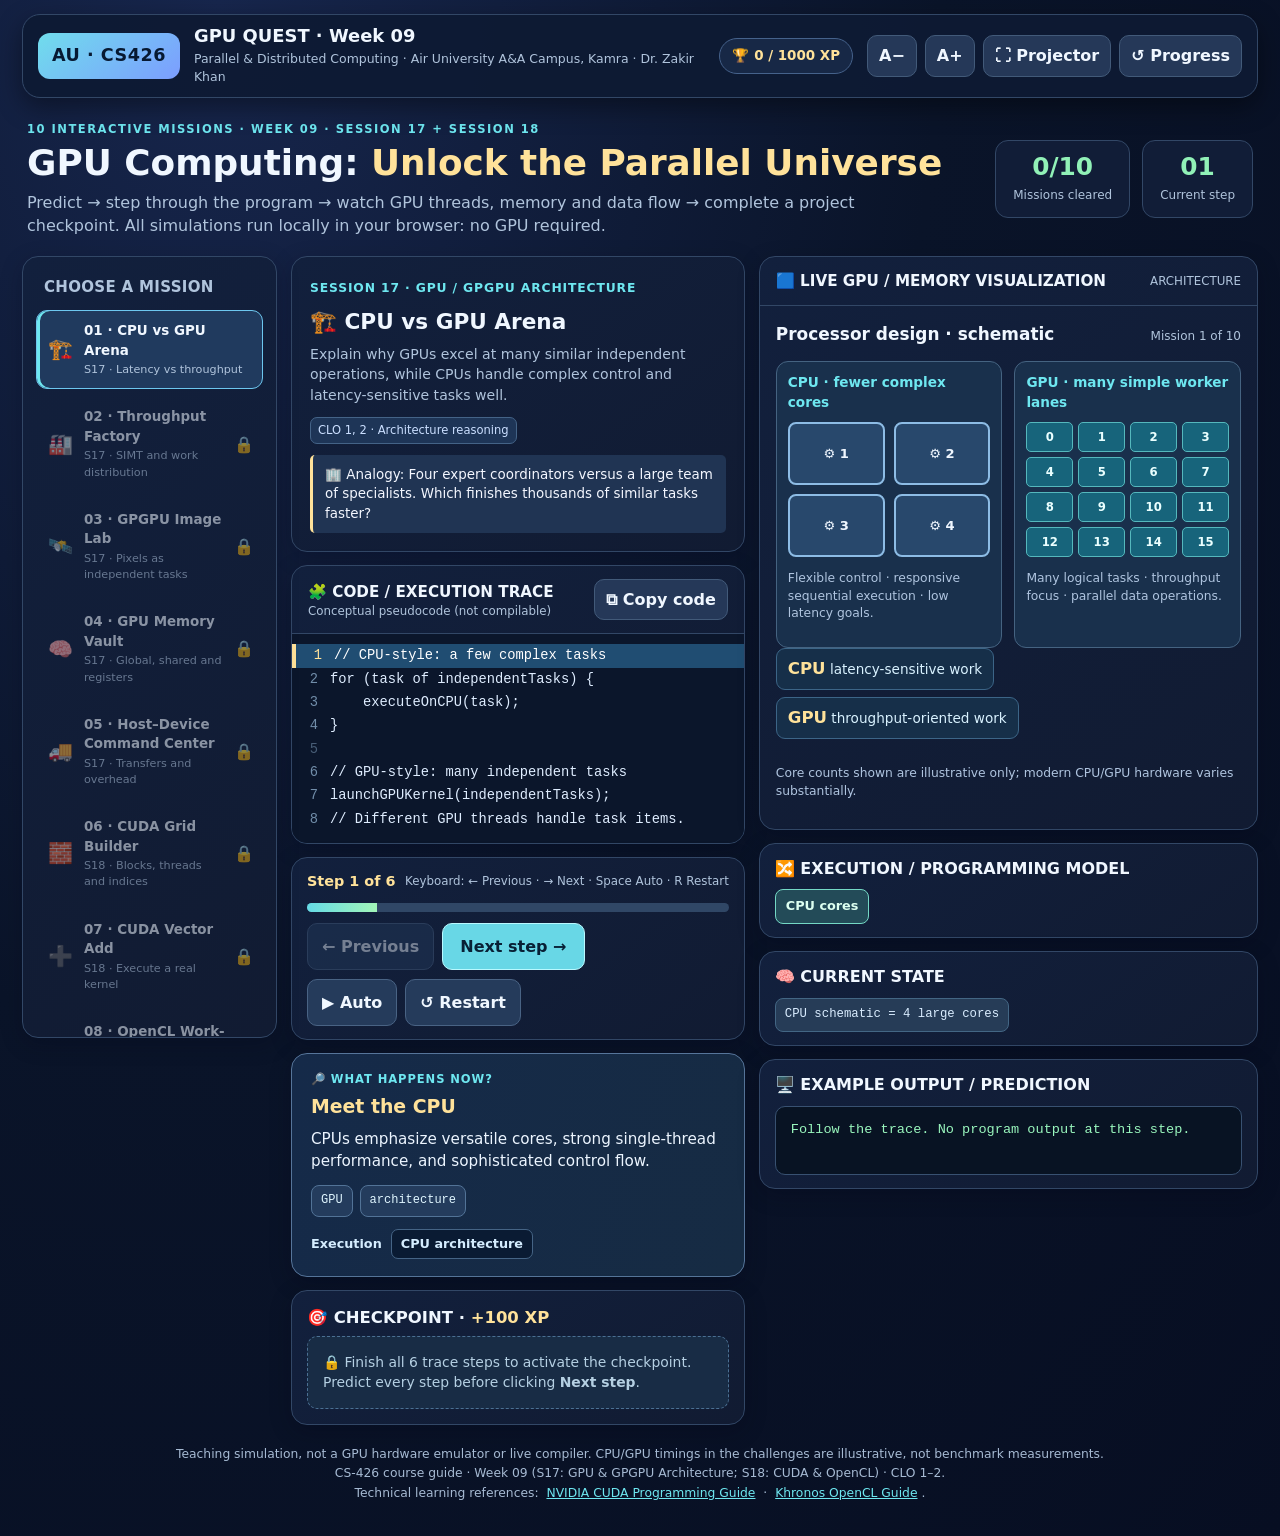
<file: materials/CS426_Week09_GPU_Quest.html>
<!doctype html>
<html lang="en">
<head>
<meta charset="utf-8">
<meta name="viewport" content="width=device-width, initial-scale=1">
<meta name="theme-color" content="#070e22">
<title>CS426 · Week 09 | GPU Quest — Interactive Classroom Game</title>
<style>
:root{--bg:#070e22;--surface:#111d37;--surface2:#172744;--surface3:#223657;--stroke:#324766;--ink:#f0f7ff;--muted:#b0c4dc;--accent:#6ee7f0;--green:#91f1b7;--yellow:#ffe29a;--violet:#c6aaff;--danger:#ff9c9d;--fontscale:1}
*{box-sizing:border-box}html{scroll-behavior:smooth}body{margin:0;background:radial-gradient(ellipse at 17% 0%,#17264d 0%,#0a1429 48%,var(--bg) 100%);color:var(--ink);font-family:Inter,ui-sans-serif,system-ui,-apple-system,"Segoe UI",Arial,sans-serif;font-size:calc(16px * var(--fontscale));line-height:1.45}button,select,input{font:inherit}button{cursor:pointer;border:0}button:focus-visible,a:focus-visible,input:focus-visible,select:focus-visible{outline:3px solid var(--yellow);outline-offset:3px}button:disabled{cursor:not-allowed;opacity:.45}a{color:var(--accent)}.wrap{max-width:1770px;margin:auto;padding:14px 22px 32px}
.topbar{display:flex;align-items:center;gap:14px;padding:11px 15px;background:#0e1b34f4;border:1px solid var(--stroke);border-radius:18px;position:sticky;top:8px;z-index:20;box-shadow:0 9px 26px #0006;flex-wrap:wrap}.logo{background:linear-gradient(140deg,#70ddec,#7c9dff);color:#071932;border-radius:12px;font-size:1.1em;font-weight:900;padding:10px 14px;letter-spacing:.5px}.brand{flex:1;min-width:210px}.brand strong{font-size:1.12em;display:block;line-height:1.1}.brand small{display:block;color:var(--muted);font-size:.78em;margin-top:4px}.pill{border:1px solid #45628b;border-radius:999px;padding:7px 12px;color:var(--yellow);font-size:.84em;font-weight:800;white-space:nowrap;background:#172846}.top-actions{display:flex;gap:8px;align-items:center;flex-wrap:wrap}.top-actions button,.small-btn{background:#253858;color:var(--ink);border:1px solid #425a79;border-radius:10px;padding:8px 11px;font-weight:700}.top-actions button:hover,.small-btn:hover{background:#344e76}
.headline{display:flex;justify-content:space-between;align-items:center;gap:22px;padding:23px 5px 19px;flex-wrap:wrap}.eyebrow{text-transform:uppercase;letter-spacing:.13em;font-size:.72em;font-weight:900;color:var(--accent)}h1{font-size:clamp(1.7em,2.8vw,2.55em);line-height:1.13;margin:5px 0 8px;font-weight:900}h1 span{color:var(--yellow)}.headline p{color:var(--muted);margin:0;max-width:900px;font-size:1em}.hero-stat{display:flex;gap:12px}.stat{background:var(--surface);border:1px solid var(--stroke);border-radius:13px;padding:12px 17px;text-align:center;min-width:95px}.stat strong{font-size:1.55em;color:var(--green);display:block;line-height:1.15}.stat span{color:var(--muted);font-size:.75em}
.layout{display:grid;grid-template-columns:255px minmax(350px,1fr) minmax(390px,1.1fr);gap:14px;align-items:start}.card{background:linear-gradient(145deg,#12203d,#111b32);border:1px solid var(--stroke);border-radius:16px;overflow:hidden;box-shadow:0 6px 22px #0206173a}.side{padding:13px;position:sticky;top:100px;max-height:calc(100vh - 118px);overflow:auto}.side h2{margin:7px 8px 11px;font-size:.94em;letter-spacing:.02em;color:var(--muted)}.mission-list{display:grid;gap:7px}.mission-button{display:flex;gap:9px;align-items:center;width:100%;text-align:left;background:transparent;color:var(--ink);padding:10px 8px;border-radius:11px;border:1px solid transparent}.mission-button:hover{background:#203354}.mission-button.active{background:#203a5e;border-color:#6dc7ef;box-shadow:inset 3px 0 var(--accent)}.mission-button.locked{opacity:.54}.mission-icon{font-size:1.25em;flex:0 0 30px;text-align:center}.mission-button .name{display:block;font-size:.84em;font-weight:800}.mission-button .subtitle{display:block;color:var(--muted);font-size:.7em;margin-top:2px}.mission-done{margin-left:auto;color:var(--green);font-weight:900}.side-tip{margin-top:13px;background:#0f2940;border:1px solid #2d6f80;padding:12px;border-radius:12px;font-size:.81em;color:#d8f5ff}.side-tip strong{color:var(--accent)}.side-toggle{display:flex;align-items:center;gap:8px;margin:12px 6px;font-size:.78em;color:var(--muted);cursor:pointer}
.center,.right{display:grid;gap:13px;min-width:0}.mission-info{padding:18px}.session-tag{display:inline-flex;gap:6px;align-items:center;color:var(--accent);font-weight:900;font-size:.77em;text-transform:uppercase;letter-spacing:.07em}.mission-info h2{font-size:1.35em;margin:7px 0}.mission-info p{margin:6px 0;color:var(--muted);font-size:.88em}.mission-info .analogy{margin-top:11px;background:#203453;border-left:3px solid var(--yellow);padding:10px 12px;border-radius:5px;color:#f4f7ff;font-size:.84em}.learning-badge{display:inline-block;font-size:.72em;color:#cbdfff;background:#1e3557;padding:4px 7px;border:1px solid #446387;border-radius:7px;margin-top:6px}
.codehead,.section-head{display:flex;justify-content:space-between;align-items:center;padding:13px 16px;border-bottom:1px solid var(--stroke);gap:8px;flex-wrap:wrap}.section-head strong,.codehead strong{font-size:.95em}.tiny{font-size:.74em;color:var(--muted)}.code-list{padding:10px 0 12px;max-height:400px;overflow:auto;background:#0b162b;font-size:.86em}.code-line{display:grid;grid-template-columns:38px minmax(0,1fr);padding:1px 12px 1px 0;min-height:1.55em;white-space:pre;line-height:1.55;font-family:ui-monospace,SFMono-Regular,Consolas,"Liberation Mono",monospace;color:#dfedff;transition:background .12s}.code-line .num{text-align:right;padding-right:12px;color:#718da9;user-select:none}.code-line.active{background:#204d72;border-left:4px solid var(--yellow);padding-left:0;color:#fff}.code-line.active .num{color:var(--yellow)}.code-line code{overflow-x:auto;display:block;scrollbar-width:thin}.code-line.blank{opacity:.6}
.game-controls{padding:13px 15px;display:grid;gap:11px}.progress-track{height:9px;border-radius:10px;background:#304766;overflow:hidden}.progress-fill{height:100%;width:0;background:linear-gradient(90deg,#65dbe6,#a2f6b8);transition:width .2s}.controls-row{display:flex;align-items:center;flex-wrap:wrap;justify-content:space-between;gap:9px}.controls-row .group{display:flex;gap:8px;flex-wrap:wrap}.bigbtn{background:#68d7e6;color:#082035;border-radius:10px;padding:11px 17px;font-weight:900;border:1px solid #b9f9ff}.bigbtn:hover{background:#9ae8f1}.secondary-btn{background:#253b5b;color:#f0f7ff;border:1px solid #496384;border-radius:10px;padding:11px 14px;font-weight:800}.secondary-btn:hover{background:#355278}.stepbadge{font-weight:900;color:var(--yellow);white-space:nowrap;font-size:.9em}
.explain{padding:17px 19px;border-color:#56759a;background:linear-gradient(110deg,#152a49,#162b43)}.explain-label{color:var(--accent);font-weight:900;letter-spacing:.08em;font-size:.72em;text-transform:uppercase}.explain h3{margin:5px 0 8px;font-size:1.18em;color:var(--yellow)}.explain p{margin:0;color:#ecf5ff;font-size:.95em;min-height:2.5em}.chips{display:flex;flex-wrap:wrap;gap:7px;margin-top:13px}.chip{font-family:ui-monospace,Consolas,monospace;font-size:.75em;background:#243c5d;border:1px solid #527397;border-radius:8px;padding:6px 9px;color:#e0f6ff}.flowline{display:flex;align-items:center;gap:9px;color:#d5edff;font-weight:700;font-size:.8em;margin-top:12px}.flow-label{padding:5px 9px;border-radius:7px;background:#0a1b33;border:1px solid #456485}
.right>.card{min-width:0}.visual-container{padding:16px;display:grid;gap:14px}.viz-header{display:flex;justify-content:space-between;align-items:baseline;gap:12px}.viz-header h3{font-size:1.06em;margin:0}.viz-header span{color:var(--muted);font-size:.75em}.viz-panel{background:#0c1a32;border:1px solid #304f70;padding:14px;border-radius:13px;min-height:190px}.viz-note{font-size:.77em;color:#afc4df}.viz-chips{display:flex;flex-wrap:wrap;gap:7px}.viz-kpi{background:#162f49;padding:8px 11px;border:1px solid #3c6587;border-radius:9px;font-size:.85em;color:#d9f2ff}.viz-kpi b{font-size:1.22em;color:var(--yellow)}
.arch-columns{display:grid;grid-template-columns:1fr 1fr;gap:12px}.arch-box{border:1px solid #456381;border-radius:12px;background:#19304c;padding:11px;min-height:200px}.arch-box h4{margin:0 0 10px;color:var(--accent);font-size:.85em}.core-grid{display:grid;grid-template-columns:repeat(2,1fr);gap:9px}.cpu-core{height:63px;border:2px solid #8dbce5;border-radius:8px;background:#28486c;display:grid;place-items:center;font-weight:900;font-size:.82em}.lane-grid{display:grid;grid-template-columns:repeat(4,1fr);gap:5px}.lane{height:30px;border:1px solid #55b8bd;background:#17647b;border-radius:5px;display:grid;place-items:center;font-size:.73em;color:#eaffff;font-weight:900}.lane.active{background:var(--yellow);color:#10283c;border-color:#fff4d0}.lane.sleep{background:#354960;color:#91a0bd}.legend{display:flex;gap:10px;flex-wrap:wrap}.legend span{font-size:.75em;color:var(--muted)}.legend b{display:inline-block;width:10px;height:10px;border-radius:2px;margin-right:5px}
.taskline{display:grid;grid-template-columns:repeat(8,1fr);gap:6px}.task{border:1px solid #3e6885;background:#214563;min-height:38px;display:grid;place-items:center;border-radius:6px;font-weight:900;font-size:.78em}.task.done{background:#175d53;border-color:#4bdbaa}.task.current{background:#f4d67f;color:#1a243a;border-color:#fff2bb}.task.idle{opacity:.37}.timeline{display:grid;gap:9px}.timeline-row{display:grid;grid-template-columns:58px 1fr;gap:8px;align-items:center}.timeline-row b{font-size:.76em}.time-track{display:flex;gap:3px;height:28px}.time-unit{flex:1;border:1px solid #446280;border-radius:4px;background:#153b58;display:grid;place-items:center;font-size:.6em}.time-unit.work{background:#176b72}.time-unit.wait{background:#675327;color:#fff0b7}
.pixels{display:grid;grid-template-columns:repeat(4,1fr);gap:7px}.pixel{border:2px solid #435b77;border-radius:9px;min-height:61px;background:#182d47;color:#e8f5ff;display:flex;flex-direction:column;justify-content:center;align-items:center;font-weight:900;transition:all .12s}.pixel small{color:#a9c0da;font-size:.61em;font-weight:700}.pixel.bright{background:#165a52;border-color:#4daf93}.pixel.focus{background:#efce77;border-color:#fff2c2;color:#17243b;transform:scale(1.03)}.pixel.focus small{color:#414f5c}.pixel.maskon{background:#17665d;border-color:#85e7be}.pixel.maskoff{background:#2a3b58}.pixel.empty{opacity:.43}
.memory-stack{display:grid;gap:13px}.mem-global{background:#1c3558;border:2px solid #7a9ad8;border-radius:11px;padding:13px;text-align:center}.mem-global h4,.mem-block h4{margin:0 0 5px;color:#eef9ff}.mem-block-row{display:grid;grid-template-columns:1fr 1fr;gap:10px}.mem-block{border:2px solid #39b6ac;background:#124851;border-radius:10px;padding:10px;text-align:center}.mem-reg-row{display:grid;grid-template-columns:1fr 1fr;gap:7px}.mem-reg{background:#2f586b;border:1px solid #8fd2e5;border-radius:6px;padding:9px 3px;font-size:.75em}.mem-focus{box-shadow:0 0 0 3px var(--yellow);border-color:var(--yellow)!important}
.pipeline{display:flex;gap:7px;align-items:stretch;flex-wrap:wrap}.pipeline-stage{flex:1;min-width:71px;background:#1d3856;border:2px solid #426b8a;border-radius:9px;min-height:80px;display:grid;place-items:center;padding:8px 4px;text-align:center;font-size:.75em;font-weight:850}.pipeline-stage.focus{background:#655025;color:#fff2c1;border-color:#f9df91}.pipeline-stage .mini{font-size:.83em;font-weight:650;color:#b7cfe6}.pipeline-stage.focus .mini{color:#ffe9a4}.pipeline-arrow{align-self:center;color:var(--accent);font-weight:900}
.thread-grid{display:grid;grid-template-columns:repeat(4,1fr);gap:7px}.thread{min-height:53px;padding:5px;border-radius:8px;border:2px solid #4f7994;background:#1e4560;color:#f1fbff;text-align:center;display:grid;align-content:center;gap:1px;cursor:pointer}.thread .tid{font-weight:900;font-size:.9em}.thread .sub{font-size:.64em;color:#bce1f2}.thread.focus{background:var(--yellow);border-color:#fff;color:#142537}.thread.focus .sub{color:#52606b}.thread.guard{background:#433f59;border-color:#8e719d;opacity:.8}.thread.guard.focus{background:#fae7ae;color:#142537;opacity:1}
.vector-table{display:grid;gap:6px}.vector-row{display:grid;grid-template-columns:42px repeat(8,minmax(0,1fr));gap:4px}.vector-row .vlabel{font-size:.82em;color:var(--accent);font-weight:900;align-self:center}.vcell{border:1px solid #416380;background:#1f3b5b;text-align:center;padding:8px 2px;border-radius:5px;font-size:.86em;font-weight:850}.vcell.active{background:#f9df92;border-color:#fff4b3;color:#112239}.vcell.complete{background:#1d685a;border-color:#65db9d}.vcell.blank{color:#8da6c2}
.compare-row{display:grid;grid-template-columns:112px 1fr 1fr;gap:4px}.compare-cell{padding:10px 7px;border-radius:6px;background:#1b3553;border:1px solid #365677;font-size:.77em}.compare-head{font-weight:900;color:var(--accent);background:#1b4161}.compare-cell.highlight{background:#544b2b;border-color:var(--yellow)}
.project-grid{display:grid;grid-template-columns:repeat(4,1fr);gap:5px}.project-tile{background:#243b57;border:2px solid #456681;border-radius:8px;padding:12px 4px;text-align:center;color:#edf7ff;font-weight:900;cursor:pointer}.project-tile.hit{background:#166450;border-color:#6dd8a0}.project-tile.selected{outline:3px solid var(--yellow)}.project-tile small{font-size:.63em;color:#b4d2df;display:block}
.quiz{padding:15px}.quiz h3{margin:0 0 6px;font-size:1.03em}.quiz h3 span{color:var(--yellow)}.quiz-q{font-weight:820;font-size:.96em;margin:11px 0}.quiz-options{display:grid;gap:8px}.quiz-choice{border:1px solid #456483;background:#1c3552;color:#edf7ff;text-align:left;padding:11px 12px;border-radius:10px;font-weight:690;font-size:.85em}.quiz-choice:hover{background:#254c73}.quiz-choice.correct{background:#175b4b;border-color:#70e7b8;color:#eafff1}.quiz-choice.wrong{background:#63363e;border-color:#f9b5b3;color:#fff1f1}.quiz-feedback{padding:11px 12px;border-radius:9px;background:#203958;border:1px solid #5b83a5;margin-top:10px;font-size:.85em}.quiz-feedback.good{background:#154b42;border-color:#59d8aa}.quiz-locked{background:#182c45;border:1px dashed #4b7093;border-radius:10px;padding:15px;font-size:.87em;color:#b5d0e3}.next-mission{background:#86e9ae;color:#0c2e2a;padding:11px 15px;border-radius:9px;font-weight:900;margin-top:10px;width:100%}
.flow-card{padding:13px 15px}.flow-stack{display:flex;gap:7px;flex-wrap:wrap;margin-top:9px}.frame{padding:7px 10px;border-radius:8px;background:#213858;border:1px solid #547095;font-size:.8em;font-weight:800}.frame:last-child{background:#234b58;border-color:#74d8c5;color:#ddfff0}.console{background:#081323;border-radius:10px;border:1px solid #385171;padding:13px 15px;font-family:monospace;color:#99f6bd;min-height:69px;white-space:pre-wrap;font-size:.85em}.flow-meta{padding:13px 15px;display:grid;gap:10px}.meta-values{display:flex;gap:6px;flex-wrap:wrap}.meta-values span{background:#263c57;border-radius:8px;border:1px solid #436684;padding:7px 9px;font-family:monospace;font-size:.77em;color:#daedff}.footer{padding:20px 7px 0;text-align:center;color:#a6bad3;font-size:.77em;line-height:1.6}.footer a{margin:0 4px}.notice{border-left:3px solid var(--yellow);background:#1c2d42;border-radius:5px;padding:9px 11px;margin-top:8px;color:#dbe7f7;font-size:.81em}
@media(min-width:1540px){.code-list{max-height:490px}.visual-container{padding:19px}.mission-info{padding:22px}}
@media(max-width:1240px){.layout{grid-template-columns:220px minmax(0,1fr) minmax(0,1fr)}.side{max-height:calc(100vh - 118px)}.wrap{padding:10px 13px 25px}.topbar{top:4px}.mission-button{padding:7px 5px}.arch-columns{gap:6px}}
@media(max-width:1030px){.layout{grid-template-columns:210px minmax(0,1fr)}.right{grid-column:2}.side{grid-row:1 / 3}.headline{padding:19px 0}.visual-container{padding:14px}}
@media(max-width:700px){.layout{display:flex;flex-direction:column}.side{position:static;max-height:none;width:100%}.mission-list{grid-template-columns:repeat(2,minmax(0,1fr))}.center,.right{width:100%}.headline{gap:12px}.hero-stat{width:100%}.stat{flex:1}.top-actions button{font-size:.85em}.wrap{padding:8px 10px}.code-list{max-height:290px}.mem-block-row,.arch-columns{gap:8px}.thread-grid{gap:4px}.thread{min-height:48px}}
@media print{body{background:white;color:black}.topbar,.side,.game-controls,.quiz,.top-actions{display:none!important}.layout{display:block}.card{break-inside:avoid;margin:10px 0;background:white;color:black;box-shadow:none}.code-list{max-height:none;background:#fff;color:#000}.code-line{color:#000}.right{display:block}.footer{color:#000}}
</style>
</head>
<body>
<div class="wrap">
<header class="topbar">
  <div class="logo">AU · CS426</div>
  <div class="brand"><strong>GPU QUEST · Week 09</strong><small>Parallel &amp; Distributed Computing · Air University A&amp;A Campus, Kamra · Dr. Zakir Khan</small></div>
  <div class="pill" id="xpPill">🏆 0 / 1000 XP</div>
  <div class="top-actions"><button id="smaller" title="Decrease font size">A−</button><button id="bigger" title="Increase font size">A+</button><button id="projector">⛶ Projector</button><button id="resetAll" title="Reset completed missions and points">↺ Progress</button></div>
</header>
<section class="headline">
 <div><div class="eyebrow">10 interactive missions · Week 09 · Session 17 + Session 18</div><h1>GPU Computing: <span>Unlock the Parallel Universe</span></h1><p>Predict → step through the program → watch GPU threads, memory and data flow → complete a project checkpoint. All simulations run locally in your browser: no GPU required.</p></div>
 <div class="hero-stat"><div class="stat"><strong id="missionsCleared">0/10</strong><span>Missions cleared</span></div><div class="stat"><strong id="currentStage">01</strong><span>Current step</span></div></div>
</section>
<div class="layout">
 <aside class="card side" aria-label="Mission selection"><h2>CHOOSE A MISSION</h2><div class="mission-list" id="missionList"></div><label class="side-toggle"><input type="checkbox" id="instructorMode"> Instructor mode · free navigation</label><div class="side-tip"><strong>🎓 Instructor tip</strong><br>Ask: “Which thread, memory area or pixel changes next?” Students predict before you click <b>Next step</b>.</div><div class="notice">Follow the missions in order. Complete each checkpoint to unlock the next one. Instructor mode allows direct navigation.</div></aside>
 <main class="center">
  <section class="card mission-info"><div class="session-tag" id="sessionTag">Session 17</div><h2 id="missionTitle">Loading mission…</h2><p id="missionGoal"></p><div class="learning-badge" id="missionClo"></div><div class="analogy" id="missionAnalogy"></div></section>
  <section class="card"><div class="codehead"><div><strong>🧩 CODE / EXECUTION TRACE</strong><div class="tiny" id="codeType">Conceptual pseudocode</div></div><button class="small-btn" id="copyCode">⧉ Copy code</button></div><div class="code-list" id="codeView" aria-label="Code with highlighted execution line"></div></section>
  <section class="card game-controls"><div class="controls-row"><strong class="stepbadge" id="stepCount">Step 1 of 1</strong><span class="tiny">Keyboard: ← Previous · → Next · Space Auto · R Restart</span></div><div class="progress-track" aria-label="Mission step progress"><div class="progress-fill" id="progressFill"></div></div><div class="controls-row"><div class="group"><button class="secondary-btn" id="prev">← Previous</button><button class="bigbtn" id="next">Next step →</button></div><div class="group"><button class="secondary-btn" id="auto">▶ Auto</button><button class="secondary-btn" id="restart">↺ Restart</button></div></div></section>
  <section class="card explain" aria-live="polite"><div class="explain-label">🔎 WHAT HAPPENS NOW?</div><h3 id="stepTitle"></h3><p id="stepDesc"></p><div class="chips" id="conceptChips"></div><div class="flowline"><span>Execution</span><span class="flow-label" id="flowLabel">Host CPU</span></div></section>
  <section class="card quiz" id="quizCard"><h3>🎯 CHECKPOINT · <span>+100 XP</span></h3><div id="quizBody"></div></section>
 </main>
 <div class="right">
  <section class="card"><div class="section-head"><strong>🟦 LIVE GPU / MEMORY VISUALIZATION</strong><span class="tiny" id="vizKindLabel"></span></div><div class="visual-container"><div class="viz-header"><h3 id="vizTitle">Architecture</h3><span id="vizStatus">Conceptual</span></div><div id="visual"></div><p class="viz-note" id="visualNote"></p></div></section>
  <section class="card flow-card"><strong>🔀 EXECUTION / PROGRAMMING MODEL</strong><div class="flow-stack" id="flowStack"></div></section>
  <section class="card flow-meta"><strong>🧠 CURRENT STATE</strong><div class="meta-values" id="variables"></div></section>
  <section class="card flow-meta"><strong>🖥️ EXAMPLE OUTPUT / PREDICTION</strong><div class="console" id="console">—</div></section>
 </div>
</div>
<footer class="footer">Teaching simulation, not a GPU hardware emulator or live compiler. CPU/GPU timings in the challenges are illustrative, not benchmark measurements.<br>CS-426 course guide · Week 09 (S17: GPU &amp; GPGPU Architecture; S18: CUDA &amp; OpenCL) · CLO 1–2.<br>Technical learning references: <a href="https://docs.nvidia.com/cuda/cuda-programming-guide/" target="_blank" rel="noopener">NVIDIA CUDA Programming Guide</a> · <a href="https://github.com/KhronosGroup/OpenCL-Guide" target="_blank" rel="noopener">Khronos OpenCL Guide</a>.</footer>
</div>
<script>
'use strict';
const pixels=[12,82,25,91,73,16,88,40,75,69,10,95,31,78,84,20], A=[1,3,5,7,9,11,13,15], B=[2,4,6,8,10,12,14,16], V=A.map((v,i)=>v+B[i]);
function st(line,title,desc,extra={}){return{line,title,desc,flow:'host → device',vars:{},stack:['Host CPU'],...extra};}
const missions=[];function add(m){missions.push(m);}
add({id:'architecture',icon:'🏗️',title:'CPU vs GPU Arena',short:'Latency vs throughput',session:17,clo:'CLO 1, 2 · Architecture reasoning',goal:'Explain why GPUs excel at many similar independent operations, while CPUs handle complex control and latency-sensitive tasks well.',analogy:'🏢 Analogy: Four expert coordinators versus a large team of specialists. Which finishes thousands of similar tasks faster?',codeType:'Conceptual pseudocode (not compilable)',visual:'architecture',vizTitle:'Processor design · schematic',vizNote:'Core counts shown are illustrative only; modern CPU/GPU hardware varies substantially.',code:`// CPU-style: a few complex tasks\nfor (task of independentTasks) {\n    executeOnCPU(task);\n}\n\n// GPU-style: many independent tasks\nlaunchGPUKernel(independentTasks);\n// Different GPU threads handle task items.`,steps:[st(1,'Meet the CPU','CPUs emphasize versatile cores, strong single-thread performance, and sophisticated control flow.',{flow:'CPU architecture',vars:{'CPU schematic':'4 large cores'},stack:['CPU cores']}),st(2,'CPU starts the workload','The CPU can process tasks serially or across available CPU threads; this sketch shows the serial loop.',{flow:'CPU → loop',vars:{'Tasks':16,'CPU work':'control-friendly'},focus:0}),st(3,'CPU completes another task','A small number of capable CPU cores can handle different instruction streams and branches efficiently.',{flow:'CPU → task',vars:{'Latency':'important'},focus:2}),st(6,'Meet the GPU','A GPU has many throughput-oriented execution resources designed to keep many lightweight threads in flight.',{flow:'GPU architecture',vars:{'GPU schematic':'16 worker lanes'},stack:['GPU compute units']}),st(7,'GPU maps many data items','In a typical GPU kernel, many logical threads execute the same program on different data items.',{flow:'GPU → many threads',vars:{'Data items':16,'Model':'many threads'},focus:7}),st(7,'Not every workload wins','GPU work can lose when it is tiny, highly sequential, branch-heavy, or costly to transfer.',{flow:'Decision',vars:{'Trade-off':'transfer + launch overhead'},focus:15})],quiz:{q:'Which workload is generally a strong candidate for GPU acceleration?',options:['One long chain where each step needs the previous result','Applying the same independent pixel operation to millions of pixels','A single control-flow-heavy request with tiny input','A function that must execute strictly on one thread'],answer:1,why:'Independent data-parallel pixel operations can expose large amounts of GPU parallelism.'}});
add({id:'throughput',icon:'🏭',title:'Throughput Factory',short:'SIMT and work distribution',session:17,clo:'CLO 1, 2 · Throughput reasoning',goal:'Differentiate latency and throughput, and understand why GPU threads are organized into groups and execute similar instructions.',analogy:'📦 Analogy: A delivery worker handles one complex package carefully; an assembly line handles thousands of similar packages per hour.',codeType:'Conceptual kernel pseudocode',visual:'throughput',vizTitle:'16 data items · parallel work',vizNote:'The timeline is a teaching model. Actual GPU instructions, warps, scheduling and elapsed time are hardware-dependent.',code:`// One logical thread processes one data item\nint i = globalThreadId();\nif (i < count) {\n    output[i] = transform(input[i]);\n}\n// Many threads can process distinct items.`,steps:[st(1,'Define a data-parallel task','We have 16 independent data items and one operation to apply to each.',{flow:'data decomposition',vars:{items:16},focus:0}),st(2,'Give each item an index','The kernel gives each logical thread an index, so each thread knows its own work.',{flow:'thread ID',vars:{'Thread 0':'item 0'},focus:0}),st(3,'Check bounds','A thread must avoid writing beyond the valid input when the launch contains extra threads.',{flow:'bounds check',vars:{'Valid IDs':'0…15'},focus:1}),st(4,'Process item 0','Thread 0 reads input[0], computes a transformed value and writes output[0].',{flow:'execute kernel',focus:0,vars:{'Output[0]':'transformed'}}),st(4,'Process items 1–7','Other logical threads independently handle their assigned items. These can overlap in time.',{flow:'many threads',focus:7,vars:{'Active model':'data parallel'}}),st(5,'Process items 8–15','The same instruction structure is applied to the remaining data items.',{flow:'many threads',focus:15,vars:{'Items handled':16}}),st(6,'Finish the batch','GPU throughput describes the rate at which useful work is completed; it is not the same as latency for one task.',{flow:'throughput vs latency',vars:{'Key metric':'items per unit time'}})],quiz:{q:'What does high throughput mean in the context of GPU computing?',options:['The GPU always finishes every single task with the lowest latency','The GPU can complete many units of work per unit time','Every GPU thread owns an entire physical core','Moving data to the GPU has zero overhead'],answer:1,why:'Throughput is the amount of useful work completed per unit time.'}});
add({id:'image',icon:'🛰️',title:'GPGPU Image Lab',short:'Pixels as independent tasks',session:17,clo:'CLO 1, 2 · GPGPU application',goal:'Relate General-Purpose GPU computing to an image processing project by tracing a brightness-threshold operation.',analogy:'🗺️ Analogy: Many surveyors inspect different map squares at once using the same checklist.',codeType:'Conceptual GPU pixel kernel',visual:'image',vizTitle:'Satellite pixels · brightness mask',vizNote:'Green cells meet the threshold (intensity ≥ 70). This is an educational 4×4 grayscale proxy, not a real satellite dataset.',code:`// One GPU thread per pixel\nint i = globalThreadId();\nif (i < 16) {\n    int value = pixels[i];\n    mask[i] = (value >= 70) ? 1 : 0;\n}\n// Count the 1s later to find bright pixels.`,steps:[st(1,'Load a 4×4 image','The image contains 16 pixel-intensity values between 0 and 255.',{flow:'input data',vars:{'Image':'4×4','Pixels':16}}),st(2,'Assign logical pixel IDs','Flatten the image into a one-dimensional array, IDs 0 through 15.',{flow:'flatten image',vars:{'Pixel IDs':'0…15'},focus:0}),st(3,'Check array bounds','Only valid pixel IDs participate in the classification.',{flow:'bounds check',vars:{N:16},focus:0}),st(4,'Read pixel 0','Pixel 0 contains 12. It does not pass the threshold 70.',{flow:'read data',vars:{i:0,value:12},focus:0}),st(5,'Write mask[0] = 0','The first thread writes its classification into a separate output slot.',{flow:'output mask',vars:{'mask[0]':0},focus:0}),st(5,'Classify pixel 1','Pixel 1 contains 82, so mask[1] becomes 1.',{flow:'output mask',vars:{i:1,value:82,'mask[1]':1},focus:1}),st(5,'Classify all remaining pixels','Each valid thread writes its own mask element; no shared counter is modified.',{flow:'data parallel',vars:{'Bright pixels':8},focus:15}),st(7,'Prepare the follow-up count','The resulting mask contains eight 1s. A separate reduction can count them safely.',{flow:'reduction (later)',vars:{sum:8},output:'bright pixel count = 8'})],quiz:{q:'Why is it safe for independent GPU threads to write mask[i] in this kernel?',options:['All threads write to mask[0]','Each valid thread writes a distinct output element','GPU writes never need synchronization','The input image must be copied 16 times'],answer:1,why:'Distinct output indices avoid conflicting writes. Counting into a shared variable would need a safe reduction or atomic strategy.'}});
add({id:'memory',icon:'🧠',title:'GPU Memory Vault',short:'Global, shared and registers',session:17,clo:'CLO 2 · GPU memory considerations',goal:'Identify the scope and typical role of device global memory, per-block shared memory, and per-thread registers.',analogy:'🏢 Analogy: a building warehouse (global), a team worktable (block-shared), and each worker’s pockets (registers).',codeType:'Illustrative CUDA-style snippet',visual:'memory',vizTitle:'Memory scopes · conceptual',vizNote:'CUDA shared memory is on-device memory scoped to one block. This is different from the host-side shared address space used by OpenMP.',code:`__global__ void example(const int* input, int* output) {\n    __shared__ int tile[4]; // shared by one block\n    int t = threadIdx.x;    // per-thread value\n    tile[t] = input[blockIdx.x * blockDim.x + t];\n    __syncthreads(); // block-level barrier\n    output[blockIdx.x * blockDim.x + t] = tile[t];\n}\n// Illustration assumes exactly 4 threads per block.`,steps:[st(1,'See device global memory','Device global memory is accessible to threads across blocks (subject to program permissions).',{flow:'device memory',vars:{scope:'device'},focus:0}),st(2,'Declare shared memory','The __shared__ tile exists within one thread block and is visible to its threads.',{flow:'block scope',vars:{'tile size':4},focus:1}),st(3,'Compute per-thread index','Each worker has its own value of t (commonly held in registers).',{flow:'thread-private data',vars:{t:'threadIdx.x'},focus:2}),st(4,'Load one tile element','Threads in a block bring input data into block-shared memory.',{flow:'global → shared',vars:{'Data path':'input → tile'},focus:3}),st(5,'Synchronize inside block','A block-level barrier helps ensure all participating threads have finished loading before using shared values.',{flow:'__syncthreads',vars:{scope:'block only'},focus:4}),st(6,'Write output','Each thread reads a shared tile element and writes a distinct global output index.',{flow:'shared → global',vars:{'Data path':'tile → output'},focus:5}),st(8,'Apply assumptions','This teaching example assumes four threads per block and an input size that covers every accessed index.',{flow:'correctness',vars:{'Requirement':'valid indices'}})],quiz:{q:'Which statement about CUDA __shared__ memory is correct?',options:['It is a single memory space automatically shared by all GPU blocks','It is shared among threads belonging to the same thread block','It is the same as CPU RAM in every architecture','It is private to one logical thread'],answer:1,why:'CUDA __shared__ memory is scoped to a thread block; thread-private registers have narrower scope.'}});
add({id:'pipeline',icon:'🚚',title:'Host–Device Command Center',short:'Transfers and overhead',session:17,clo:'CLO 2 · Heterogeneous systems',goal:'Trace a complete CPU–GPU data flow and explain why data transfer and launch overhead can erase acceleration for small tasks.',analogy:'🚛 Analogy: Sending materials to a factory takes time. A faster factory is useful only when it processes enough work to justify shipping.',codeType:'Conceptual CUDA host workflow',visual:'pipeline',vizTitle:'CPU host ↔ GPU device workflow',vizNote:'Times in the optional small/large workload comparison are hypothetical teaching values, never hardware benchmark results.',code:`// HOST: start with input in CPU memory\ncudaMalloc(&d_input, bytes);\ncudaMalloc(&d_output, bytes);\ncudaMemcpy(d_input, h_input, bytes, cudaMemcpyHostToDevice);\nkernel<<<grid, block>>>(d_input, d_output, n);\ncudaMemcpy(h_output, d_output, bytes, cudaMemcpyDeviceToHost);\ncudaFree(d_input);\ncudaFree(d_output);\n// Omitted: error handling and host allocations.`,steps:[st(1,'Start on the host','The CPU controls the application and prepares input data in host memory.',{flow:'host CPU',vars:{location:'host RAM'},focus:0}),st(2,'Allocate input on device','CUDA allocates device memory for data that the GPU kernel will read.',{flow:'cudaMalloc',vars:{'Device input':'allocated'},focus:1}),st(3,'Allocate output on device','The GPU requires a valid output buffer as well.',{flow:'cudaMalloc',vars:{'Device output':'allocated'},focus:2}),st(4,'Transfer CPU → GPU','Input is copied from host RAM into device memory.',{flow:'host-to-device copy',vars:{direction:'H→D'},focus:3}),st(5,'Launch kernel','The host issues a GPU launch; logical GPU threads run the kernel.',{flow:'GPU kernel',vars:{execution:'device'},focus:4}),st(6,'Transfer GPU → CPU','A synchronous device-to-host copy yields results after prior work on the same default stream has completed.',{flow:'device-to-host copy',vars:{direction:'D→H'},focus:5}),st(7,'Release device input','Clean up device resources after their last use.',{flow:'device cleanup',focus:6}),st(8,'Release device output','The complete pipeline includes allocation, transfer, computation and cleanup costs.',{flow:'device cleanup',vars:{lesson:'whole pipeline matters'},focus:7})],quiz:{q:'Why might the CPU outperform a GPU for a very small array operation?',options:['A GPU cannot add numbers','GPU transfer and launch overhead may exceed the time saved in computation','GPU memory always equals host memory','A CPU must always use MPI'],answer:1,why:'For small workloads, fixed setup, launch and transfer overhead can dominate total GPU execution time.'}});
add({id:'grid',icon:'🧱',title:'CUDA Grid Builder',short:'Blocks, threads and indices',session:18,clo:'CLO 2 · CUDA programming model',goal:'Compute global thread indices, understand <<<grid, block>>>, and use bounds checks for 10 elements with four threads per block.',analogy:'🏫 Analogy: Students have a local seat number inside a classroom (block); their campus-wide number includes the classroom number.',codeType:'CUDA C++ kernel (core logic)',visual:'threadgrid',vizTitle:'N = 10 · blockDim = 4 · 3 blocks',vizNote:'12 logical threads are launched for 10 elements; indices 10 and 11 are skipped by the guard. The grid models logical threads, not one physical core per box.',code:`__global__ void square(const int* in, int* out, int n) {\n    int i = blockIdx.x * blockDim.x + threadIdx.x;\n    if (i < n) {\n        out[i] = in[i] * in[i];\n    }\n}\nint threads = 4;\nint blocks = (n + threads - 1) / threads;\nsquare<<<blocks, threads>>>(d_in, d_out, n);\n// Requires allocated and initialized device arrays.`,steps:[st(1,'Define a CUDA kernel','__global__ marks a function callable from the host and executed by GPU threads.',{flow:'kernel definition',vars:{'Kernel':'square'},stack:['Host CPU','GPU grid']}),st(2,'Calculate global index','i = blockIdx.x × blockDim.x + threadIdx.x gives each logical thread a global index.',{flow:'thread indexing',vars:{'blockDim.x':4},focus:0}),st(3,'Guard against extra threads','Only 0 ≤ i < 10 may access the arrays.',{flow:'bounds guard',vars:{n:10},focus:9}),st(4,'Read and square one element','For valid i, output[i] receives input[i] × input[i].',{flow:'kernel computation',vars:{operation:'square'},focus:5}),st(7,'Choose four threads per block','threads = 4 is for teaching; real block sizes are selected with hardware and workload considerations.',{flow:'launch setup',vars:{threads:4}}),st(8,'Calculate number of blocks','ceil(10/4) = (10+4-1)/4 = 3 blocks.',{flow:'ceiling division',vars:{blocks:3}}),st(9,'Launch 12 logical threads','3 blocks × 4 threads = 12. Two must do no array work.',{flow:'kernel launch',vars:{'Launch threads':12,'Useful threads':10},focus:11}),st(10,'Inspect thread 11','blockIdx=2, threadIdx=3 gives i=11. It fails i<10 and must not access input[11].',{flow:'guard prevents OOB',vars:{i:11,'i<n':false},focus:11})],quiz:{q:'If n = 10 and blockDim.x = 4, how many blocks and total logical threads are launched?',options:['2 blocks, 8 threads','3 blocks, 12 threads','10 blocks, 40 threads','4 blocks, 10 threads'],answer:1,why:'ceil(10/4)=3 blocks; 3×4=12 logical threads. The last two are guarded.'}});
add({id:'vector',icon:'➕',title:'CUDA Vector Add',short:'Execute a real kernel',session:18,clo:'CLO 2 · CUDA execution concepts',goal:'Trace a CUDA vector-add kernel, map threads to C[i], and distinguish host allocations from device kernel execution.',analogy:'🧮 Analogy: Each student receives one pair of numbers, adds them, and places the result in a uniquely numbered answer slot.',codeType:'CUDA C++ kernel + launch (valid within a CUDA host program)',visual:'vector',vizTitle:'Parallel vector addition · 8 items',vizNote:'A and B are sample inputs. The C row fills according to the current trace. Kernel launch and memory management are shown conceptually.',code:`__global__ void add(const int* A, const int* B, int* C, int n) {\n    int i = blockIdx.x * blockDim.x + threadIdx.x;\n    if (i < n) C[i] = A[i] + B[i];\n}\n// Host setup (allocations and H→D copies assumed)\nint threads = 4, blocks = (8 + threads - 1) / threads;\nadd<<<blocks, threads>>>(dA, dB, dC, 8);\ncudaDeviceSynchronize();\n// Copy dC back to host before reading results.`,steps:[st(1,'Define the vector addition kernel','Every logical thread executes the same code but works on a potentially different i.',{flow:'kernel code',vars:{n:8}}),st(2,'Calculate global thread ID','Use blockIdx.x, blockDim.x and threadIdx.x to select an output element.',{flow:'global index',vars:{'Thread IDs':'0…7'}}),st(3,'Compute C[0]','Thread 0 writes 1 + 2 = 3 to C[0].',{flow:'GPU thread 0',vars:{i:0,'C[0]':3},focus:0}),st(3,'Compute C[1]','Thread 1 writes 3 + 4 = 7.',{flow:'GPU thread 1',vars:{i:1,'C[1]':7},focus:1}),st(3,'Compute C[2]','Thread 2 writes 5 + 6 = 11.',{flow:'GPU thread 2',vars:{i:2,'C[2]':11},focus:2}),st(3,'Compute C[3]','Thread 3 writes 7 + 8 = 15.',{flow:'GPU thread 3',vars:{i:3,'C[3]':15},focus:3}),st(7,'Launch two blocks of four threads','Eight logical threads cover all eight vector positions.',{flow:'host → GPU launch',vars:{blocks:2,'threads/block':4},focus:4}),st(3,'Block 1 computes C[4…7]','Four more threads compute 19, 23, 27 and 31.',{flow:'GPU second block',vars:{'C[4…7]':'19, 23, 27, 31'},focus:7}),st(8,'Synchronize the device','cudaDeviceSynchronize() waits for previously issued device work to finish, simplifying this illustrative host flow.',{flow:'host sync',vars:{'Kernel':'complete'}}),st(9,'Read results on the host','Device data must be made accessible to the CPU (e.g., copied back) before host code prints it.',{flow:'device → host',output:'C = [3, 7, 11, 15, 19, 23, 27, 31]'})],quiz:{q:'What value is written into C[5] for A[5] = 11 and B[5] = 12?',options:['5','12','23','31'],answer:2,why:'The thread assigned i=5 computes C[5] = A[5] + B[5] = 11 + 12 = 23.'}});
add({id:'opencl',icon:'🌐',title:'OpenCL Work-Item Lab',short:'NDRange and work-groups',session:18,clo:'CLO 2 · OpenCL introduction',goal:'Trace OpenCL work-item IDs, recognize work-groups, and understand its platform/device/context/queue execution pipeline.',analogy:'🏫 Analogy: CUDA blocks and OpenCL work-groups resemble different naming systems for organizing teams doing similar work.',codeType:'OpenCL C kernel (host orchestration not shown)',visual:'opencl',vizTitle:'NDRange = 8 · local size = 4',vizNote:'Work-items 0–3 belong to work-group 0; 4–7 belong to work-group 1. OpenCL is not restricted to NVIDIA GPUs.',code:`__kernel void add(__global const int* A,\n                  __global const int* B,\n                  __global int* C, int n) {\n    int i = get_global_id(0);\n    if (i < n) C[i] = A[i] + B[i];\n}\n// Host enqueues an NDRange with global=8, local=4.\n// Host also creates a context, queue and buffers.`,steps:[st(1,'Define OpenCL kernel','__kernel declares an entry point that executes across work-items.',{flow:'OpenCL program',vars:{'Keyword':'__kernel'}}),st(2,'Declare global input A','__global identifies the relevant OpenCL device memory address space.',{flow:'global memory',vars:{A:'input buffer'}}),st(3,'Declare output C','The output buffer is available to work-items that address distinct elements.',{flow:'global memory',vars:{C:'output buffer'}}),st(4,'Find global ID','get_global_id(0) gives a work-item its index along dimension zero.',{flow:'work-item indexing',vars:{'Global range':8},focus:0}),st(5,'Compute C[0]','Work-item 0 writes 1+2=3.',{flow:'work-group 0',vars:{'Global ID':0,'Local ID':0},focus:0}),st(5,'Compute C[3]','Work-item 3 writes 7+8=15.',{flow:'work-group 0',vars:{'Global ID':3,'Local ID':3},focus:3}),st(5,'Compute C[4]','Work-item 4 is local ID 0 in work-group 1; it writes 9+10=19.',{flow:'work-group 1',vars:{'Global ID':4,'Local ID':0},focus:4}),st(7,'Host enqueues NDRange','The host sets a global work size of 8 and a local work-group size of 4.',{flow:'command queue',vars:{global:8,local:4,groups:2}}),st(8,'Finish host-side setup','A practical OpenCL program discovers a platform and device, creates a context and queue, creates buffers, builds a program and enqueues the kernel.',{flow:'host orchestration',vars:{'Setup':'platform→device→context→queue'}})],quiz:{q:'In a one-dimensional OpenCL NDRange, which API obtains a work-item’s global ID?',options:['get_global_id(0)','blockIdx.x','threadIdx.x','cudaMalloc()'],answer:0,why:'OpenCL uses get_global_id(0). CUDA uses blockIdx/threadIdx notation.'}});
add({id:'compare',icon:'⚖️',title:'Framework Decision Duel',short:'CUDA vs OpenCL',session:18,clo:'CLO 2 · Model selection',goal:'Compare CUDA and OpenCL and select an appropriate framework for realistic deployment constraints.',analogy:'🛠️ Analogy: A specialized workshop tool versus a cross-platform toolset. Choose based on target hardware and requirements.',codeType:'Comparison examples (not one compiled program)',visual:'compare',vizTitle:'Choose the framework',vizNote:'CUDA primarily targets NVIDIA GPUs and CUDA-enabled platforms. OpenCL is designed for heterogeneous devices; actual support varies by vendor/driver.',code:`// CUDA kernel launch (host, CUDA C++)\nadd<<<blocks, threads>>>(dA, dB, dC, n);\n\n// OpenCL dispatch (host, illustrative API call)\nclEnqueueNDRangeKernel(queue, kernel, 1, NULL,\n                       &globalSize, &localSize,\n                       0, NULL, NULL);\n// Both require appropriate memory/setup and sync.`,steps:[st(1,'CUDA is a programming platform','NVIDIA CUDA provides a programming model, runtime and ecosystem targeting CUDA-capable devices.',{flow:'framework choice',vars:{CUDA:'NVIDIA ecosystem'}}),st(2,'CUDA uses launch configuration','<<<blocks, threads>>> describes the kernel launch geometry in CUDA C++.',{flow:'CUDA launch',vars:{syntax:'<<<grid,block>>>'}}),st(5,'OpenCL is a heterogeneous standard','OpenCL has portable APIs for supported accelerators and processors, subject to vendor implementations.',{flow:'OpenCL model',vars:{'Hardware':'implementation-dependent'}}),st(5,'OpenCL enqueues work','A command queue dispatches an NDRange across work-items and work-groups.',{flow:'OpenCL dispatch',vars:{command:'clEnqueueNDRangeKernel'}}),st(7,'Compare setup costs','CUDA and OpenCL require appropriate drivers/toolchains; OpenCL often has more explicit host setup.',{flow:'development trade-offs',vars:{'Decision':'ecosystem vs portability'}}),st(7,'Consider deployment','An NVIDIA-only deployment may favor CUDA. Diverse devices may motivate OpenCL if compatible implementations exist.',{flow:'deployment constraints',vars:{'Question':'target devices?'}}),st(7,'Avoid absolute rankings','Neither API is automatically fastest for every task; benchmark equivalent optimized implementations.',{flow:'evidence-driven selection',vars:{'Metric':'end-to-end performance'}})],quiz:{q:'A project must potentially run on accelerators from multiple vendors. Which starting point is more aligned with this requirement?',options:['CUDA is universally portable across GPU vendors','OpenCL, provided the target devices have compatible implementations','No GPU API can run across hardware vendors','Only OpenMP has kernels and work-groups'],answer:1,why:'OpenCL is built around heterogeneous platforms, but actual portability depends on installed drivers and device support.'}});
add({id:'boss',icon:'🏆',title:'Satellite GPU Project Boss',short:'Design, trace and validate',session:18,clo:'CLO 2 · Project integration',goal:'Design a GPU brightness-mask pipeline, verify 16 pixel results, and justify when GPU acceleration makes sense.',analogy:'🛰️ Final mission: the satellite center needs a trustworthy pixel mask. Your team designs the data pipeline and proves correctness before claiming performance.',codeType:'CUDA C++ kernel + conceptual host pipeline',visual:'project',vizTitle:'Final mini-project · brightness mask',vizNote:'The mask contains 8 bright pixels for threshold 70. The browser simulates the algorithm; it does not execute CUDA kernels.',code:`__global__ void brightnessMask(const int* image,\n                               int* mask, int n, int threshold) {\n    int i = blockIdx.x * blockDim.x + threadIdx.x;\n    if (i < n) mask[i] = image[i] >= threshold ? 1 : 0;\n}\n// Host: allocate → H2D copy → launch → D2H copy\n// Validate mask against CPU output; then measure.`,steps:[st(1,'Define a useful image task','Our GPU project classifies a 4×4 grayscale image into bright/not-bright pixels.',{flow:'problem definition',vars:{n:16,threshold:70}}),st(2,'Keep outputs separate','Each thread should write one mask element rather than incrementing a shared counter.',{flow:'data-race avoidance',vars:{mask:'one item per thread'}}),st(3,'Map GPU thread ID to pixel','The CUDA kernel computes global index i from block and thread indices.',{flow:'thread mapping',vars:{'Indexing':'blockIdx×blockDim+threadIdx'},focus:0}),st(4,'Check bounds and threshold','A valid thread reads one pixel and writes 1 if intensity ≥ 70, otherwise 0.',{flow:'pixel classification',vars:{threshold:70},focus:1}),st(4,'Classify first four pixels','Pixels 12,82,25,91 produce mask 0,1,0,1.',{flow:'mask generation',vars:{'mask[0…3]':'0,1,0,1'},focus:3}),st(4,'Classify next four pixels','Pixels 73,16,88,40 produce mask 1,0,1,0.',{flow:'mask generation',vars:{'mask[4…7]':'1,0,1,0'},focus:7}),st(4,'Classify remaining pixels','Complete the mask for all 16 pixels.',{flow:'GPU kernel',vars:{'Bright pixels':8},focus:15}),st(7,'Collect results on host','Copy the output mask back and compare it element-by-element with a serial CPU reference.',{flow:'validation',vars:{'Correctness':'all 16 match'}}),st(8,'Discuss the speedup honestly','For tiny 16-pixel data, overhead likely dominates. The GPU benefit should be evaluated on substantially larger image batches.',{flow:'performance assessment',vars:{'Benchmark':'end-to-end, same input'},output:'Mask: 0 1 0 1 | 1 0 1 0 | 1 0 0 1 | 0 1 1 0\nBright count: 8\nValidation: 16/16 match'})],quiz:{q:'Which report best demonstrates a trustworthy GPU image-processing project?',options:['GPU is faster because it has more cores; correctness is optional','Report only kernel time and ignore device transfers','Verify outputs against a serial reference and measure end-to-end time for the same workload','Use a shared counter without synchronization because GPU threads run together'],answer:2,why:'A credible parallel project first checks correctness, then compares equivalent work while including relevant transfer/launch overhead.'}});

const $=id=>document.getElementById(id); const esc=s=>String(s??'').replace(/[&<>"']/g,c=>({'&':'&amp;','<':'&lt;','>':'&gt;','"':'&quot;',"'":'&#39;'}[c]));
let done=new Set(), current=0, step=0, autoTimer=null, freeNav=false, fontscale=1;
const visualState={selectedThread:null,selectedPixel:0,workload:'small',framework:'nvidia'};
function loadProgress(){try{const d=JSON.parse(localStorage.getItem('cs426_gpu_quest_v1')||'{}');done=new Set((d.done||[]).filter(id=>missions.some(m=>m.id===id)));fontscale=Math.min(1.5,Math.max(.85,Number(d.fontscale)||1));document.documentElement.style.setProperty('--fontscale',fontscale);}catch(e){done=new Set();}}
function save(){try{localStorage.setItem('cs426_gpu_quest_v1',JSON.stringify({done:[...done],fontscale}));}catch(e){}}
function unlocked(i){return freeNav || i===0 || done.has(missions[i-1].id) || done.has(missions[i].id);}
function stopAuto(){if(autoTimer){clearInterval(autoTimer);autoTimer=null;}$('auto').textContent='▶ Auto';}
function setMission(i){if(i<0||i>=missions.length||!unlocked(i))return;stopAuto();current=i;step=0;visualState.selectedThread=null;visualState.selectedPixel=0;render();}
function gotoStep(i){step=Math.min(missions[current].steps.length-1,Math.max(0,i));visualState.selectedThread=null;renderStep();}
function nextStep(){if(step<missions[current].steps.length-1)gotoStep(step+1);else{stopAuto();$('quizCard').scrollIntoView({behavior:'smooth',block:'center'});}}
function prevStep(){gotoStep(step-1)}
function drawSidebar(){
 $('missionList').innerHTML=missions.map((m,i)=>`<button class="mission-button ${i===current?'active':''} ${unlocked(i)?'':'locked'}" data-mission="${i}" ${unlocked(i)?'':'disabled'}><span class="mission-icon">${m.icon}</span><span style="flex:1"><span class="name">${String(i+1).padStart(2,'0')} · ${esc(m.title)}</span><span class="subtitle">S${m.session} · ${esc(m.short)}</span></span><span class="mission-done">${done.has(m.id)?'✓':unlocked(i)?'':'🔒'}</span></button>`).join('');
 $('missionList').querySelectorAll('[data-mission]').forEach(b=>b.onclick=()=>setMission(Number(b.dataset.mission)));
 $('xpPill').textContent=`🏆 ${done.size*100} / ${missions.length*100} XP`;
 $('missionsCleared').textContent=`${done.size}/${missions.length}`;
}
function render(){const m=missions[current];drawSidebar();$('sessionTag').textContent=`SESSION ${m.session} · ${m.session===17?'GPU / GPGPU Architecture':'CUDA / OpenCL'}`;$('missionTitle').textContent=`${m.icon} ${m.title}`;$('missionGoal').textContent=m.goal;$('missionClo').textContent=m.clo;$('missionAnalogy').textContent=m.analogy;$('codeType').textContent=m.codeType;$('vizTitle').textContent=m.vizTitle;$('vizKindLabel').textContent=m.visual.toUpperCase();$('visualNote').textContent=m.vizNote;$('vizStatus').textContent=`Mission ${current+1} of ${missions.length}`;drawCode();renderStep();}
function drawCode(){const m=missions[current],code=m.code.split('\n');$('codeView').innerHTML=code.map((txt,i)=>`<div class="code-line ${txt.trim()?'':'blank'}" data-line="${i+1}"><span class="num">${i+1}</span><code>${esc(txt)}</code></div>`).join('');}
function renderStep(){const m=missions[current],s=m.steps[step];$('stepCount').textContent=`Step ${step+1} of ${m.steps.length}`;$('currentStage').textContent=String(step+1).padStart(2,'0');$('progressFill').style.width=`${100*(step+1)/m.steps.length}%`;$('prev').disabled=step===0;$('next').textContent=step===m.steps.length-1?'Go to checkpoint ↓':'Next step →';$('stepTitle').textContent=s.title;$('stepDesc').textContent=s.desc;$('flowLabel').textContent=s.flow||'concept';$('conceptChips').innerHTML=(m.keywords||[]).concat(m.session===17?['GPU','architecture']:['kernel','programming']).map(t=>`<span class="chip">${esc(t)}</span>`).join('');
 $('codeView').querySelectorAll('.code-line').forEach(el=>el.classList.toggle('active',Number(el.dataset.line)===s.line));
 const activeLine=$('codeView').querySelector('.code-line.active');if(activeLine){activeLine.scrollIntoView({block:'nearest'});} // nearest inside code container
 $('flowStack').innerHTML=(s.stack||['Host CPU','GPU device']).map(v=>`<span class="frame">${esc(v)}</span>`).join('<span style="color:var(--accent);align-self:center">→</span>');
 const entries=Object.entries(s.vars||{});$('variables').innerHTML=entries.length?entries.map(([k,v])=>`<span>${esc(k)} = ${esc(v)}</span>`).join(''):'<span>observe the highlighted line</span>';
 $('console').textContent=s.output||'Follow the trace. No program output at this step.';renderVisual(m,s);renderQuiz();}
function uiButton(label,action,val){return `<button class="small-btn" data-visual-action="${action}" data-value="${val}">${label}</button>`;}
function attachVisual(){document.querySelectorAll('[data-visual-action]').forEach(b=>b.addEventListener('click',()=>{const a=b.dataset.visualAction,v=b.dataset.value;if(a==='thread')visualState.selectedThread=Number(v);if(a==='pixel')visualState.selectedPixel=Number(v);if(a==='workload')visualState.workload=v;if(a==='framework')visualState.framework=v;renderVisual(missions[current],missions[current].steps[step]);}));}
function renderVisual(m,s){let html='';const focus=s.focus??-1;
 if(m.visual==='architecture'){
  html=`<div class="arch-columns"><div class="arch-box"><h4>CPU · fewer complex cores</h4><div class="core-grid">${[1,2,3,4].map(x=>`<div class="cpu-core">⚙️ ${x}</div>`).join('')}</div><p class="viz-note">Flexible control · responsive sequential execution · low latency goals.</p></div><div class="arch-box"><h4>GPU · many simple worker lanes</h4><div class="lane-grid">${Array.from({length:16},(_,i)=>`<div class="lane ${step>=4?'active':''}">${i}</div>`).join('')}</div><p class="viz-note">Many logical tasks · throughput focus · parallel data operations.</p></div></div><div class="viz-chips"><span class="viz-kpi"><b>CPU</b> latency-sensitive work</span><span class="viz-kpi"><b>GPU</b> throughput-oriented work</span></div>`;
 }else if(m.visual==='throughput'){
 const end=step<3?0:step===3?1:step===4?8:16;
 html=`<div class="viz-panel"><div class="viz-note" style="margin-bottom:10px">16 independent data items (logical assignment; not a hardware-cycle animation)</div><div class="taskline">${Array.from({length:16},(_,i)=>`<div class="task ${i<end?'done':i===focus?'current':''}">${i}</div>`).join('')}</div></div><div class="viz-chips"><span class="viz-kpi">Completed in trace: <b>${end}/16</b></span><span class="viz-kpi">Program: <b>same kernel</b></span></div><p class="viz-note">Parallel execution means the threads need not process the items in numbered sequence. The ordered animation is for comprehension.</p>`;
 }else if(m.visual==='image'){
 const last=step>=6?15:step===5?1:step>=3?0:-1;
 html=`<div class="pixels">${pixels.map((v,i)=>`<div class="pixel ${v>=70?'bright':''} ${focus===i?'focus':''}"><span>${v}</span><small>pixel ${i}${i<=last?' · '+(v>=70?1:0):''}</small></div>`).join('')}</div><div class="viz-chips"><span class="viz-kpi">Threshold <b>70</b></span><span class="viz-kpi">Masked <b>${last+1}/16</b></span><span class="viz-kpi">Bright in image <b>8</b></span></div>`;
 }else if(m.visual==='memory'){
 const z=step;html=`<div class="memory-stack"><div class="mem-global ${z===0?'mem-focus':''}"><h4>🌍 Global device memory</h4><span class="viz-note">Visible across blocks (scope: device)</span><div class="viz-chips" style="justify-content:center;margin-top:7px"><span class="chip">input[ ]</span><span class="chip">output[ ]</span></div></div><div class="mem-block-row">${[0,1].map(b=>`<div class="mem-block ${z===1||z===3||z===4?'mem-focus':''}"><h4>Block ${b}</h4><div class="viz-note">__shared__ tile[4]</div><div class="mem-reg-row" style="margin-top:10px"><div class="mem-reg ${z===2?'mem-focus':''}">Thread 0<br><small>register t</small></div><div class="mem-reg ${z===2?'mem-focus':''}">Thread 1<br><small>register t</small></div></div></div>`).join('')}</div><div class="viz-note">Blocks have separate __shared__ storage; thread-local variables are private to each thread.</div></div>`;
 }else if(m.visual==='pipeline'){
 const labels=['CPU input','GPU allocate','H → D copy','GPU kernel','D → H copy','CPU result']; const active=Math.min(5,[0,1,1,2,3,4,5,5][step]);const example=visualState.workload==='small'?{cpu:2,h2d:.9,kernel:.3,d2h:.8,setup:.5}:{cpu:60,h2d:6,kernel:8,d2h:6,setup:2};const gpu=example.h2d+example.kernel+example.d2h+example.setup;
 html=`<div class="pipeline">${labels.map((l,i)=>`<div class="pipeline-stage ${i===active?'focus':''}">${i===0?'🖥️':i===3?'⚡':i===5?'✅':'⇄'}<br>${l}</div>`).join('<div class="pipeline-arrow">→</div>')}</div><div class="viz-chips">${uiButton('Tiny workload','workload','small')}${uiButton('Large workload','workload','large')}</div><div class="viz-panel"><div class="viz-kpi">Hypothetical CPU total: <b>${example.cpu.toFixed(1)} ms</b></div><div class="viz-kpi" style="margin-top:8px">Hypothetical GPU pipeline: <b>${gpu.toFixed(1)} ms</b></div><div class="viz-note" style="margin-top:10px">GPU: setup ${example.setup} + H→D ${example.h2d} + kernel ${example.kernel} + D→H ${example.d2h} ms. Here the <b>${gpu<example.cpu?'GPU':'CPU'}</b> is faster. Inputs are invented for teaching.</div></div>`;
 }else if(m.visual==='threadgrid'){
 const selected=visualState.selectedThread!==null?visualState.selectedThread:(step===7?11:(focus>=0?focus:0));const block=Math.floor(selected/4),local=selected%4;
 html=`<div class="thread-grid">${Array.from({length:12},(_,i)=>`<button class="thread ${i===selected?'focus':''} ${i>=10?'guard':''}" data-visual-action="thread" data-value="${i}"><div class="tid">i=${i}</div><div class="sub">B${Math.floor(i/4)} · T${i%4}</div></button>`).join('')}</div><div class="viz-chips"><span class="viz-kpi">Selected block <b>${block}</b></span><span class="viz-kpi">threadIdx.x <b>${local}</b></span><span class="viz-kpi">Global i <b>${selected}</b></span></div><div class="notice">${selected} ${selected<10?'is valid (i < 10) — access input['+selected+']':'is outside the 10-element input — skip with the bounds guard'}.</div>`;
 }else if(m.visual==='vector'||m.visual==='opencl'){
 const shown=step===9?8:m.visual==='opencl'?Math.max(0,step>=7?8:step>=6?5:step>=5?4:step>=4?1:0):Math.max(0,step>=7?8:step>=5?4:step>=4?3:step>=3?2:step>=2?1:0);
 const rows=[['A',A],['B',B],['C',V.map((v,i)=>i<shown?v:'—')]];
 html=`<div class="vector-table">${rows.map(([name,vals])=>`<div class="vector-row"><div class="vlabel">${name}</div>${vals.map((v,i)=>`<div class="vcell ${i===focus?'active':''} ${name==='C'&&i<shown?'complete':''} ${v==='—'?'blank':''}">${v}</div>`).join('')}</div>`).join('')}</div>`;
 if(m.visual==='opencl')html+=`<div class="viz-chips"><span class="viz-kpi">Work-group 0: <b>IDs 0–3</b></span><span class="viz-kpi">Work-group 1: <b>IDs 4–7</b></span></div><div class="thread-grid">${Array.from({length:8},(_,i)=>`<div class="thread ${i===focus?'focus':''}"><div class="tid">global ${i}</div><div class="sub">group ${Math.floor(i/4)} · local ${i%4}</div></div>`).join('')}</div>`;
 else html+=`<div class="viz-chips"><span class="viz-kpi">Blocks: <b>2</b></span><span class="viz-kpi">Threads / block: <b>4</b></span></div>`;
 }else if(m.visual==='compare'){
 const rows=[['Model','CUDA','OpenCL'],['Work unit','thread','work-item'],['Group','thread block','work-group'],['Launch','<<<grid,block>>>','NDRange enqueue'],['Host API','CUDA runtime','OpenCL API'],['Platform','CUDA devices','compatible vendors/devices']];
 html=`<div class="compare-row">${rows.flatMap((r,i)=>r.map((v,j)=>`<div class="compare-cell ${i===0?'compare-head':''} ${i===Math.min(step,5)+1?'highlight':''}">${esc(v)}</div>`)).join('')}</div><div class="notice">Architecture and runtime implementations can differ. Favor measured performance, required hardware support, tooling and deployment needs.</div>`;
 }else if(m.visual==='project'){
 const processed=step>=6?16:step===5?8:step===4?4:step>=3?2:step>=2?1:0;const bright=pixels.filter((x,i)=>i<processed && x>=70).length;const chosen=visualState.selectedPixel;
 html=`<div class="project-grid">${pixels.map((v,i)=>`<button class="project-tile ${i<processed&&v>=70?'hit':''} ${i===chosen?'selected':''}" data-visual-action="pixel" data-value="${i}">${v}<small>${i<processed?'mask '+(v>=70?1:0):'pixel '+i}</small></button>`).join('')}</div><div class="viz-chips"><span class="viz-kpi">Processed <b>${processed}/16</b></span><span class="viz-kpi">Bright so far <b>${bright}</b></span><span class="viz-kpi">Expected final <b>8</b></span></div><div class="notice">Selected pixel ${chosen}: intensity ${pixels[chosen]}; classification = ${pixels[chosen]>=70?1:0}. Click another pixel to inspect.</div>`;
 }
 $('visual').innerHTML=html;attachVisual();}
function renderQuiz(){const m=missions[current];const box=$('quizBody');if(done.has(m.id)){box.innerHTML=`<div class="quiz-feedback good">✅ Cleared · +100 XP. ${esc(m.quiz.why)}</div>${current<missions.length-1?'<button class="next-mission" id="continueMission">Unlock next mission →</button>':'<div class="notice">🏆 All quests complete. Apply your project plan using the downloadable CUDA sample.</div>'}`;const b=$('continueMission');if(b)b.onclick=()=>setMission(current+1);return;}
 if(step<m.steps.length-1){box.innerHTML=`<div class="quiz-locked">🔒 Finish all ${m.steps.length} trace steps to activate the checkpoint. Predict every step before clicking <b>Next step</b>.</div>`;return;}
 box.innerHTML=`<div class="quiz-q">${esc(m.quiz.q)}</div><div class="quiz-options">${m.quiz.options.map((o,i)=>`<button class="quiz-choice" data-answer="${i}">${String.fromCharCode(65+i)}. ${esc(o)}</button>`).join('')}</div><div id="feedback" aria-live="polite"></div>`;
 box.querySelectorAll('[data-answer]').forEach(b=>b.onclick=()=>{const i=Number(b.dataset.answer);if(i===m.quiz.answer){done.add(m.id);save();drawSidebar();renderQuiz();const next=$('continueMission');if(next)next.scrollIntoView({behavior:'smooth',block:'nearest'});}else{$('feedback').innerHTML=`<div class="quiz-feedback">💡 Not yet. ${esc(m.quiz.why.split('.')[0])}. Revisit the trace and try again.</div>`;b.classList.add('wrong');}});
}
$('next').onclick=nextStep;$('prev').onclick=prevStep;$('restart').onclick=()=>{stopAuto();gotoStep(0)};$('copyCode').onclick=async()=>{const code=missions[current].code;try{await navigator.clipboard.writeText(code);$('copyCode').textContent='✓ Copied';}catch(e){const t=document.createElement('textarea');t.value=code;document.body.appendChild(t);t.select();document.execCommand('copy');t.remove();$('copyCode').textContent='✓ Copied';}setTimeout(()=>$('copyCode').textContent='⧉ Copy code',1800);};
$('auto').onclick=()=>{if(autoTimer){stopAuto();return;}$('auto').textContent='❚❚ Pause';autoTimer=setInterval(()=>{if(step<missions[current].steps.length-1)gotoStep(step+1);else stopAuto();},1800);};
$('smaller').onclick=()=>{fontscale=Math.max(.85,Math.round((fontscale-.08)*100)/100);document.documentElement.style.setProperty('--fontscale',fontscale);save();};$('bigger').onclick=()=>{fontscale=Math.min(1.5,Math.round((fontscale+.08)*100)/100);document.documentElement.style.setProperty('--fontscale',fontscale);save();};
$('projector').onclick=()=>{if(!document.fullscreenElement)document.documentElement.requestFullscreen?.();else document.exitFullscreen?.();};
$('instructorMode').onchange=e=>{freeNav=e.target.checked;drawSidebar();};$('resetAll').onclick=()=>{if(confirm('Reset all quest XP and completed checkpoints on this browser?')){stopAuto();done.clear();save();setMission(0);}};
document.addEventListener('keydown',e=>{if(['INPUT','TEXTAREA','SELECT'].includes(document.activeElement?.tagName))return;if(e.key==='ArrowRight'){e.preventDefault();nextStep();}if(e.key==='ArrowLeft'){e.preventDefault();prevStep();}if(e.code==='Space'){e.preventDefault();$('auto').click();}if(e.key.toLowerCase()==='r'&&!e.ctrlKey&&!e.metaKey){e.preventDefault();$('restart').click();}});
loadProgress();render();
</script>
</body>
</html>
</file>
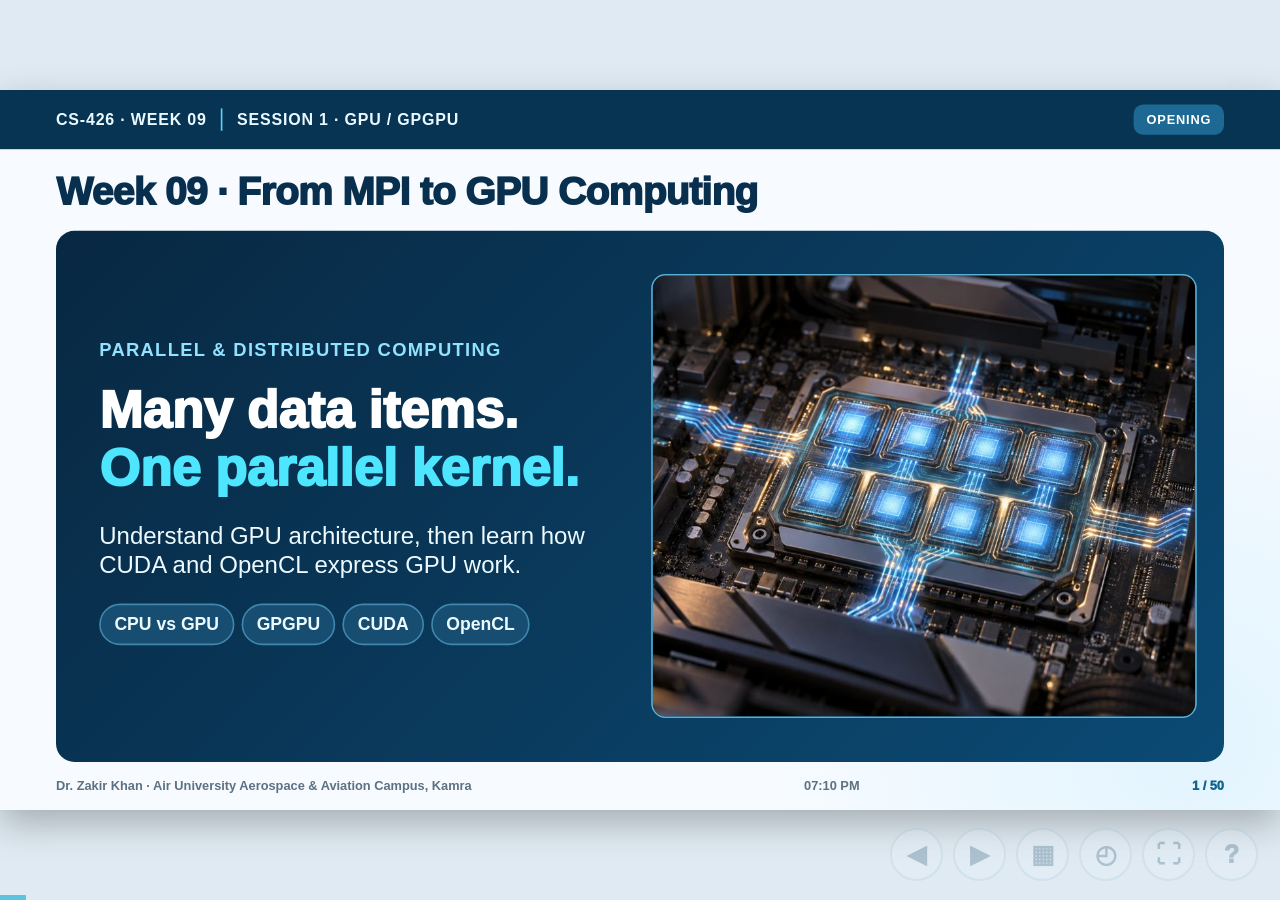
<file: materials/CS426_Week09_PDC_GPU_CUDA_OpenCL.html>
<!doctype html><html lang="en"><head><meta charset="UTF-8"><meta name="viewport" content="width=device-width,initial-scale=1,viewport-fit=cover"><title>CS426 Week 09 · GPU Architecture, CUDA and OpenCL</title><style>*{box-sizing:border-box}html,body{margin:0;background:#0b2236;color:#11283c;font-family:Inter,'Segoe UI',Arial,sans-serif;overflow:hidden}button,input{font:inherit}button{cursor:pointer}#viewport{position:fixed;inset:0;display:flex;align-items:center;justify-content:center;background:#dfeaf2}#stage{position:absolute;width:1600px;height:900px;transform-origin:center center;background:#f7fbff;box-shadow:0 16px 44px #0004;overflow:hidden}.slide{position:absolute;inset:0;display:none;flex-direction:column;padding:0 70px 60px;background:radial-gradient(circle at 93% 90%,#e2f4fe 0,transparent 31%),#f7fbff}.slide.active{display:flex}.topbar{height:74px;display:flex;align-items:center;gap:18px;margin:0 -70px;padding:0 70px;background:#083454;color:#eaf9ff;font-size:20px;font-weight:850;letter-spacing:.05em}.topLine{width:2px;height:28px;background:#5dd2ff}.topKind{margin-left:auto;background:#1e6894;padding:10px 16px;border-radius:12px;font-size:16px;color:white}h1{font-size:49px;line-height:1.08;letter-spacing:-.02em;color:#082f4d;margin:27px 0 22px;font-weight:950;max-width:1360px}.content{flex:1;min-height:0;display:flex;flex-direction:column;gap:19px;overflow:visible}.footer{position:absolute;left:70px;right:70px;bottom:21px;color:#5c7181;font-size:16px;font-weight:700;display:flex;justify-content:space-between;align-items:center}.slideCount{font-weight:950;color:#12658f}.grid{display:grid;gap:24px;min-height:0;flex:1}.grid.cols2{grid-template-columns:repeat(2,minmax(0,1fr))}.grid.cols3{grid-template-columns:repeat(3,minmax(0,1fr))}.card{min-width:0;min-height:0;background:#fff;border:2px solid #c6dfef;border-radius:24px;overflow:hidden;display:flex;flex-direction:column;box-shadow:0 12px 28px #1a5f8413}.cardTitle{font-size:31px;font-weight:950;color:#084b7b;padding:19px 24px;background:#e2f3fd;border-bottom:2px solid #c9e2ef}.card.green .cardTitle{background:#e1f9ed;color:#087858}.card.orange .cardTitle{background:#fff0d6;color:#8b5c10}.cardBody{padding:23px 27px;display:flex;flex-direction:column;gap:17px;flex:1;min-height:0;font-size:28px;line-height:1.25}.cardBody>p{margin:8px 0;font-size:27px;line-height:1.25}.bullets{padding:0;margin:0 0 0 29px;display:grid;gap:17px;font-size:31px;line-height:1.22}.bullets li::marker{color:#0e93c1}.takeaway{background:#e1f3fd;border-left:9px solid #0ba4d0;border-radius:15px;padding:16px 22px;font-size:29px;font-weight:850;color:#0a4d71;line-height:1.19;min-height:72px}.pill{display:inline-block;background:#e3f4ff;border:2px solid #b6d7ea;border-radius:999px;padding:11px 17px;font-size:26px;font-weight:850;color:#0a5982;margin:0 9px 9px 0}.card.green .pill{background:#e2faf0;color:#0c7955;border-color:#b9e4cf}.card.orange .pill{background:#fff3da;color:#8b641d;border-color:#f4d9a9}.hero{flex:1;display:grid;grid-template-columns:1fr 1fr;gap:28px;background:linear-gradient(135deg,#082842,#0b4a74);color:#fff;border-radius:23px;padding:28px 34px;min-height:0;align-items:center}.heroText{padding:20px}.eyebrow{font-size:23px;letter-spacing:.07em;color:#90e2ff;font-weight:900}.heroBig{font-size:65px;line-height:1.11;font-weight:950;margin:25px 0}.heroBig em{font-style:normal;color:#4ee5ff}.hero p{font-size:30px;color:#edfaff;line-height:1.23}.hero img{width:100%;height:555px;max-height:100%;object-fit:cover;border:2px solid #5ab0d5;border-radius:18px}.heroPills .pill{background:#164d70;color:#ebfbff;border-color:#4187ad;font-size:22px}.steps{display:grid;gap:13px;flex:1}.step{display:flex;gap:18px;align-items:center;background:#ebf6fe;border:2px solid #c2ddeb;border-radius:14px;padding:14px 18px;font-size:29px;font-weight:760;line-height:1.16;min-height:70px}.stepNum{flex:0 0 52px;width:52px;height:52px;display:grid;place-items:center;border-radius:12px;background:#138abd;color:#fff;font-size:24px;font-weight:950}.reveal:not(.shown){opacity:0;visibility:hidden}.reveal.shown{opacity:1;visibility:visible;transition:opacity .2s}.scenario{border:3px solid #a5d6ed;background:white;border-radius:21px;padding:25px 32px;display:flex;flex-direction:column;gap:10px;font-size:35px}.scenario b{color:#074f7c}.scenario span{font-size:29px}.compareArch,.twoPaths{display:grid;grid-template-columns:1fr 1fr;gap:23px;min-height:0;flex:1}.compareArch>.card .cardBody{justify-content:center}.silicon{display:grid;gap:12px;margin:12px auto;width:min(100%,570px);height:310px;padding:21px;background:#0d395d;border:13px solid #235e86;border-radius:25px;box-shadow:0 10px 25px #0002}.silicon.cpu{grid-template-columns:repeat(2,1fr);grid-template-rows:repeat(2,1fr)}.silicon.gpu{grid-template-columns:repeat(8,1fr);grid-template-rows:repeat(8,1fr);gap:5px}.coreTile{background:#5fd1ff;border:3px solid #e7fbff;border-radius:10px;box-shadow:inset 0 0 13px #0a5992}.gpu .coreTile{border-width:1px;border-radius:4px;background:#70e1af}.archHint{font-size:22px;text-align:center;color:#527084;line-height:1.2;font-weight:700}.controlBand{display:flex;align-items:center;gap:16px}.controlBand .pill{margin:0}.actBtn{border:0;border-radius:12px;background:#076aa3;color:white;font-size:25px;font-weight:900;padding:14px 23px;min-height:59px}.actBtn:hover{background:#004f80}.actBtn.secondary{background:#dceff8;color:#0c5d87;border:2px solid #8fc9df}.actions{display:flex;gap:13px;align-items:center;justify-content:center}.parallelCompare{display:grid;grid-template-columns:1fr 1fr;gap:25px;flex:1;min-height:0}.laneSet{display:grid;grid-template-columns:repeat(4,1fr);gap:8px;align-items:center}.laneJob{background:#cbdde9;border:2px solid #95bcd2;border-radius:8px;height:39px}.laneJob.done{background:#32b8ca;border-color:#0d83a6}.laneJob.running{background:#ffc066;border-color:#df9223}.dataTransform{display:flex;flex-direction:column;align-items:center;gap:12px;justify-content:center;flex:1}.numberRow{display:flex;gap:12px;justify-content:center;align-items:center;flex-wrap:wrap}.nTile{display:grid;place-items:center;min-width:111px;height:91px;border-radius:15px;background:#e0f1fd;border:3px solid #9ccbe7;font-size:37px;font-weight:950;color:#0a5785}.nTile.color0{background:#e1edff}.nTile.color1{background:#defaf0}.nTile.color2{background:#fff1d8}.nTile.color3{background:#eae5ff}.nTile.muted{color:#9aadb9;background:#f2f5f8}.transformArrow{font-size:29px;font-weight:900;color:#107fa4}.archDiagram{background:white;border:2px solid #b9d9eb;border-radius:20px;padding:21px;display:flex;flex-direction:column;gap:17px;flex:1}.gpuArchLabel{text-align:center;background:#1a557b;color:white;border-radius:13px;font-size:30px;font-weight:950;padding:12px}.smGrid{display:grid;grid-template-columns:repeat(4,1fr);gap:17px;flex:1}.sm{background:#e2f4fc;border:2px solid #a9d1e6;padding:16px;border-radius:16px;display:flex;flex-direction:column;gap:9px}.smLabel{text-align:center;font-size:26px;font-weight:950;color:#145e85}.miniTileGrid{display:grid;grid-template-columns:repeat(4,1fr);gap:6px;flex:1}.miniTileGrid i{background:#31a8d5;border:2px solid #aedff4;border-radius:4px}.smSmall{text-align:center;font-size:19px;color:#305873;font-weight:800}.globalMemory{background:#0b6896;border-radius:14px;padding:15px;color:white;font-size:29px;text-align:center;font-weight:900}.threeLevels,.hierarchy{display:grid;grid-template-columns:repeat(3,1fr);gap:20px;flex:1}.threeLevels .cardBody{justify-content:center;align-items:center}.levelIcon{font-size:115px;color:#1699bf}.threadMini,.gridMini{display:grid;grid-template-columns:repeat(4,1fr);gap:10px;width:270px;max-width:100%;height:180px}.gridMini{grid-template-columns:repeat(4,1fr)}.threadMini span,.gridMini span{background:#53cbb9;border-radius:8px;border:2px solid #168a90}.hostDevice{flex:1;display:grid;grid-template-columns:1fr 160px 1fr;gap:25px;align-items:center}.hostBox,.deviceBox{border:4px solid #99c8e8;border-radius:25px;background:#eaf6fd;padding:48px 25px;text-align:center;min-height:320px;display:flex;flex-direction:column;justify-content:center;gap:30px}.deviceBox{background:#e4f9ee;border-color:#8ed6ac}.hostBox b,.deviceBox b{font-size:44px;color:#0d598c}.deviceBox b{color:#0d8158}.hostBox small,.deviceBox small{font-size:29px}.hostArrow{text-align:center;font-size:94px;color:#05a6c3;font-weight:900}.hostArrow small{font-size:22px;display:block}.flowBoxes{display:grid;grid-template-columns:repeat(5,1fr);gap:14px;flex:1;align-items:center}.flowItem{min-height:188px;background:#edf7fd;border:2px solid #b6d8e8;border-radius:15px;display:flex;flex-direction:column;align-items:center;text-align:center;justify-content:center;gap:17px;padding:20px 12px;position:relative}.flowItem:not(:last-child):after{content:'→';font-weight:950;font-size:30px;color:#17a8ce;position:absolute;right:-26px;z-index:3;top:42%}.flowItem.active{background:#daf9ea;border-color:#26ba85;box-shadow:0 0 0 5px #9be8c1}.flowItem b{border-radius:50%;background:#078db6;color:white;font-size:30px;width:59px;height:59px;display:grid;place-items:center}.flowItem span{font-size:27px;font-weight:850;line-height:1.17;color:#144961}.miniGraph{flex:1;background:#fff;border:2px solid #b9dae9;border-radius:18px;padding:36px;display:flex;flex-direction:column;justify-content:center;gap:60px}.hLine{display:grid;grid-template-columns:250px 1fr;gap:25px;align-items:center}.hLine>span{font-size:31px;font-weight:900;color:#0e547c}.timelineBar{height:83px;padding:25px;text-align:center;border-radius:12px;font-size:27px;font-weight:900}.blueBar{background:#b5e4f7;color:#07537e}.timelineSegments{display:grid;grid-template-columns:1fr 1.6fr 1fr;gap:12px}.timelineSegments>*{font-size:25px;font-weight:900;text-align:center;border-radius:12px;padding:25px 9px;background:#ffe9c2;color:#88560b}.timelineSegments strong{background:#bcead3;color:#096d4a}.memLayers{display:grid;gap:13px;flex:1}.memLayer{padding:18px 29px;background:#dff4ff;border:2px solid #aad7e7;border-radius:16px;display:flex;align-items:center;justify-content:space-between;gap:25px}.memLayer b{font-size:34px;color:#0b567b}.memLayer span{font-size:26px;color:#355e73}.memLayer.fast{background:#dbf8ea}.memLayer.medium{background:#eaf8e1}.memLayer.mid{background:#fff4d8}.memLayer.slow{background:#e3efff}.access{padding:22px;background:white;border:2px solid #bddbe9;border-radius:15px;flex:1}.accessTitle{font-size:29px;font-weight:950;color:#0b5b84;margin-bottom:26px}.addressCells{display:grid;grid-template-columns:repeat(16,1fr);gap:7px}.addr{height:105px;border:2px solid #b6cddd;background:#e9f1f5;border-radius:10px;display:flex;align-items:center;justify-content:center;font-size:25px;font-weight:900;color:#577588}.addr.selected{background:#3ebfc1;color:white;border-color:#15928f}.warpView{padding:30px;background:#fff;border:2px solid #c4dce9;border-radius:17px;flex:1}.warpLabel{text-align:center;font-size:27px;font-weight:900;margin-bottom:55px;color:#126087}.warpLanes{display:grid;grid-template-columns:repeat(8,1fr);gap:11px}.warpLanes span{border:2px solid #91c4d9;border-radius:16px;padding:38px 4px;text-align:center;background:#cae9f9;color:#11678e;font-size:28px;font-weight:950}.warpLanes span.alt{background:#ffe5ad;border-color:#dfa938;color:#8f650f}.choiceGrid{display:grid;grid-template-columns:repeat(3,1fr);gap:20px;flex:1}.choice{background:white;border:3px solid #b3d5e7;border-radius:18px;display:flex;flex-direction:column;align-items:center;justify-content:center;gap:19px;padding:25px}.choice b{background:#0c8cbc;color:white;font-size:46px;width:85px;height:85px;border-radius:24px;display:grid;place-items:center}.choice span{font-size:30px;color:#144764;font-weight:850;line-height:1.23}.choice.active{background:#d9f6e9;border-color:#20a76c}.checkpoint{flex:1}.checkpoint .steps{gap:14px}.resultLine{background:#e7f6fd;border:2px solid #b4d8e8;border-radius:13px;padding:15px 19px;text-align:center;color:#0b5a85;font-size:28px;font-weight:900;line-height:1.2;min-height:70px}.codeBox{border:2px solid #1f536f;background:#0c2437;color:#e7fbff;border-radius:20px;overflow:hidden;flex:1;min-height:0}.codeHead{background:#174c70;color:#d7f9ff;font-size:22px;font-weight:850;padding:14px 24px}.codeBox pre{white-space:pre-wrap;margin:0;padding:24px 29px;font-size:28px;line-height:1.42;font-family:Consolas,'DejaVu Sans Mono',monospace;tab-size:4}.kernelVisual{display:flex;flex-direction:column;justify-content:center;align-items:center;gap:24px;flex:1}.kernelCode{background:#0c5c85;color:white;border-radius:15px;padding:21px 45px;font-size:41px;font-family:Consolas,monospace}.kernelArrow{font-size:29px;font-weight:950;color:#0a829e}.kernels{display:grid;grid-template-columns:repeat(4,1fr);gap:18px;width:95%}.kernels>div{padding:22px;border:3px solid #9dd0df;background:#e3f9fa;border-radius:15px;text-align:center}.kernels b{display:block;font-size:27px;color:#075d80}.kernels span{display:block;font-size:37px;font-weight:950;color:#0091a5}.hierarchy .cardBody{align-items:center;justify-content:center}.hGrid{display:grid;grid-template-columns:repeat(2,1fr);gap:10px;max-width:95%}.hBlock{background:#d5f5ec;border:3px solid #56bfa4;padding:15px;display:grid;grid-template-columns:repeat(2,1fr);gap:7px;width:130px;height:130px;border-radius:12px}.hBlock span{background:#1396ad;border-radius:5px}.bigBlock{width:200px;height:200px}.oneThread{font-size:89px;background:#d8eafa;border:4px solid #409bbd;border-radius:19px;color:#08749b;width:150px;height:150px;display:grid;place-items:center}.mappingLayout{flex:1;display:flex;flex-direction:column;align-items:center;justify-content:center;gap:28px}.threadGrid{display:grid;grid-template-columns:repeat(8,1fr);gap:12px;width:100%;max-width:1260px}.threadCell{background:#e8f6fc;border:3px solid #a5cfe3;border-radius:12px;padding:23px 10px;color:#105981;font-size:30px;font-weight:900}.threadCell.active{background:#15a4c2;color:white;border-color:#09648c}.mathStrip{text-align:center;background:#e9f7ff;color:#115979;padding:16px;border-radius:14px;font-size:28px;font-weight:900}.widgetRow{display:grid;grid-template-columns:380px 1fr;align-items:center;gap:30px;background:white;border:2px solid #c4dbe8;padding:24px 30px;border-radius:16px}.widgetLabel{font-size:26px;color:#0c587e;font-weight:900}.widgetLabel strong{font-size:35px}.widgetRow input[type=range]{width:100%;accent-color:#0690c0}.blockSlots{display:flex;justify-content:center;align-items:center;flex-wrap:wrap;gap:9px;flex:1}.slot{border:2px solid #84c9db;background:#d9f5fc;border-radius:11px;padding:10px;min-width:78px;height:93px;display:flex;flex-direction:column;align-items:center;justify-content:center;color:#075f87}.slot b{font-size:29px}.slot small{font-size:20px;font-weight:900}.slot.off{background:#f7e7db;border-color:#e6b795;color:#ad6733}.calcDemo{display:flex;flex-direction:column;justify-content:center;gap:37px;flex:1}.formula{background:#0e547a;color:white;border-radius:15px;text-align:center;padding:26px;font-size:39px;font-weight:900}.threeInputs{display:grid;grid-template-columns:repeat(3,1fr);gap:25px}.threeInputs label{font-size:29px;font-weight:900;display:flex;flex-direction:column;gap:15px;color:#0e567a}.threeInputs input{font-size:37px;border:2px solid #b2d4e4;padding:14px;border-radius:12px}.vecDemo{display:flex;flex-direction:column;gap:12px;flex:1;align-items:center;justify-content:center}.vecLabel{font-size:27px;font-weight:900;color:#0d5985}.vecDemo .nTile{height:70px;min-width:100px;font-size:30px}.platform{display:flex;flex-direction:column;gap:20px;flex:1}.platformHost{text-align:center;background:#095e88;color:white;border-radius:19px;padding:30px;font-size:37px;font-weight:950}.platformHost small{display:block;font-size:24px;color:#d2effb}.platformArrows{text-align:center;font-size:51px;color:#12a6bf}.platformDevices{display:grid;grid-template-columns:repeat(3,1fr);gap:20px;flex:1}.platformDevices>div{background:#e4f4fd;border:3px solid #9dcfe5;border-radius:18px;display:flex;flex-direction:column;align-items:center;justify-content:center;gap:25px}.platformDevices b{font-size:43px;color:#0b6394}.platformDevices span{font-size:27px;text-align:center}.compareTable{width:100%;border-collapse:separate;border-spacing:0 9px;font-size:26px;line-height:1.17}.compareTable th{text-align:left;color:#eaf8fc;background:#0c567f;padding:17px 19px;font-size:26px}.compareTable th:first-child{border-radius:12px 0 0 12px}.compareTable th:last-child{border-radius:0 12px 12px 0}.compareTable td{background:white;border-top:2px solid #d7e6ed;border-bottom:2px solid #d7e6ed;padding:15px 21px}.compareTable td:first-child{font-weight:900;color:#09618d;border-left:2px solid #d7e6ed;border-radius:11px 0 0 11px}.compareTable td:last-child{border-right:2px solid #d7e6ed;border-radius:0 11px 11px 0}.mistakes{display:grid;grid-template-columns:1fr 1fr;gap:23px;flex:1}.mis{background:white;border:2px solid #bcd8e6;border-radius:19px;padding:30px;display:flex;flex-direction:column;gap:25px}.mis strong{font-size:32px;color:#b34d37}.mis span{font-size:30px;color:#126286;font-weight:780}.finalRecap{flex:1}.qMark{position:absolute;right:70px;top:108px;width:57px;height:57px;background:#ffe9ac;color:#886116;border:2px solid #e6c15f;border-radius:50%;display:grid;place-items:center;z-index:8}.qMark .ico{width:36px;height:36px}.glassControls{position:fixed;right:22px;bottom:19px;z-index:100;display:flex;gap:10px;opacity:.23;transition:opacity .2s}.glassControls:hover,.glassControls:focus-within{opacity:1}.glassControls button{width:53px;height:53px;border:2px solid #a1c7dc;background:#eff9ffdf;border-radius:50%;font-size:25px;color:#083f60;font-weight:950;cursor:pointer}.glassControls button:hover{background:white}.overlay{position:fixed;inset:0;z-index:150;display:none;background:#071d31f5;color:white;padding:38px;overflow:auto}.overlay.open{display:block}.overlayHeader{display:flex;justify-content:space-between;align-items:center;margin-bottom:24px}.overlayHeader h2{font-size:42px;margin:0}.overlayHeader button,.timerBox button{font-size:21px;font-weight:900;padding:8px 18px;border-radius:9px;border:0}.overviewGrid{display:grid;grid-template-columns:repeat(5,1fr);gap:10px}.overviewItem{background:#174365;color:white;border:1px solid #4d8bad;border-radius:12px;padding:19px;text-align:left;min-height:100px}.overviewItem small{display:block;color:#98eaff;font-size:17px;margin-bottom:7px}.overviewItem span{font-size:20px;font-weight:850}.helpBody{font-size:29px;line-height:1.6;max-width:950px;margin:30px auto}.helpBody kbd{background:#e9f4ff;color:#0e5279;border-radius:7px;padding:4px 9px}.notes{position:fixed;left:50%;bottom:25px;transform:translateX(-50%);width:min(1170px,92vw);z-index:160;background:#0b273cfa;border:2px solid #6bbcd7;border-radius:18px;padding:22px 28px;color:white;display:none;box-shadow:0 20px 40px #0004}.notes.open{display:block}.notes h3{font-size:26px;color:#a9ecff;margin:0 0 9px}.notes p{font-size:25px;line-height:1.37;margin:0}.timerBox{display:none;position:fixed;right:20px;top:18px;z-index:190;width:315px;background:#fff;border:2px solid #abd4e3;border-radius:17px;padding:23px}.timerBox.open{display:block}.timerDisplay{text-align:center;font-size:44px;color:#08476e;font-weight:950;margin:9px}.timerPreset{display:flex;gap:5px}.timerPreset button{background:#e4f5fc;font-size:17px}.timerButtons{margin-top:9px;display:flex;justify-content:center;gap:9px}#progress{position:fixed;bottom:0;height:5px;background:#5cc4e1;z-index:60;left:0;width:0}.slide[data-index="36"] .card .step{min-height:57px;padding:7px 12px;font-size:25px;gap:12px}.slide[data-index="36"] .card .stepNum{width:44px;height:44px;flex-basis:44px;font-size:21px}#landscapeLock{display:none;position:fixed;inset:0;z-index:9999;background:#062239;color:white;align-items:center;justify-content:center;text-align:center;padding:30px}#landscapeLock h2{font-size:40px}#landscapeLock p{font-size:24px}@media(orientation:portrait) and (max-width:1100px){#landscapeLock{display:flex}#viewport,.glassControls,#progress{display:none!important}}</style></head><body><div id="landscapeLock"><div><h2>Landscape View Required</h2><p>Rotate your phone or tablet to landscape orientation.</p></div></div><div id="viewport"><main id="stage" tabindex="0"><section class="slide" data-session="1" data-index="0" data-title="Week 09 · From MPI to GPU Computing"><div class="topbar"><span>CS-426 · WEEK 09</span><span class="topLine"></span><span>SESSION 1 · GPU / GPGPU</span><span class="topKind">OPENING</span></div><h1>Week 09 · From MPI to GPU Computing</h1><div class="content"><div class="hero"><div class="heroText"><div class="eyebrow">PARALLEL & DISTRIBUTED COMPUTING</div><div class="heroBig">Many data items.<br><em>One parallel kernel.</em></div><p>Understand GPU architecture, then learn how CUDA and OpenCL express GPU work.</p><div class="heroPills"><span class="pill ">CPU vs GPU</span><span class="pill ">GPGPU</span><span class="pill ">CUDA</span><span class="pill ">OpenCL</span></div></div><img alt="Futuristic processor and circuit board" src="[data-uri]"></div></div><div class="footer"><span>Dr. Zakir Khan · Air University Aerospace &amp; Aviation Campus, Kamra</span><span class="clock"></span><span class="slideCount">1 / 50</span></div></section><section class="slide" data-session="1" data-index="1" data-title="Our learning route · two sessions"><div class="topbar"><span>CS-426 · WEEK 09</span><span class="topLine"></span><span>SESSION 1 · GPU / GPGPU</span><span class="topKind">ROUTE</span></div><h1>Our learning route · two sessions</h1><div class="content"><div class="grid cols2"><div class="card blue "><div class="cardTitle">Session 1 · GPU architecture</div><div class="cardBody"><div class="steps"><div class="step reveal" data-reveal="0"><span class="stepNum">01</span><span>CPU versus GPU</span></div><div class="step reveal" data-reveal="1"><span class="stepNum">02</span><span>Throughput and GPGPU</span></div><div class="step reveal" data-reveal="2"><span class="stepNum">03</span><span>GPU memory and data movement</span></div><div class="step reveal" data-reveal="3"><span class="stepNum">04</span><span>Workload suitability</span></div></div></div></div><div class="card green "><div class="cardTitle">Session 2 · Programming GPUs</div><div class="cardBody"><div class="steps"><div class="step reveal" data-reveal="0"><span class="stepNum">01</span><span>Host, device, kernel</span></div><div class="step reveal" data-reveal="1"><span class="stepNum">02</span><span>Grid, blocks and threads</span></div><div class="step reveal" data-reveal="2"><span class="stepNum">03</span><span>CUDA vector addition</span></div><div class="step reveal" data-reveal="3"><span class="stepNum">04</span><span>OpenCL and framework selection</span></div></div></div></div></div><div class="takeaway">First: understand the machine. Second: learn to express parallel work.</div></div><div class="footer"><span>Dr. Zakir Khan · Air University Aerospace &amp; Aviation Campus, Kamra</span><span class="clock"></span><span class="slideCount">2 / 50</span></div></section><section class="slide" data-session="1" data-index="2" data-title="Recap · MPI versus GPU execution"><div class="topbar"><span>CS-426 · WEEK 09</span><span class="topLine"></span><span>SESSION 1 · GPU / GPGPU</span><span class="topKind">RECAP</span></div><h1>Recap · MPI versus GPU execution</h1><div class="content"><div class="grid cols2"><div class="card blue "><div class="cardTitle">Week 08 · MPI</div><div class="cardBody"><ul class="bullets"><li>Separate processes communicate via messages.</li><li>Processes may run on several computers.</li><li>Best for distributing work across processes or nodes.</li></ul></div></div><div class="card green "><div class="cardTitle">Week 09 · GPU</div><div class="cardBody"><ul class="bullets"><li>Many lightweight threads execute device kernels.</li><li>Threads process many independent data items.</li><li>Usually controlled by a host CPU.</li></ul></div></div></div><div class="takeaway">MPI and GPU are not opposites. Large systems may use MPI across nodes and GPUs within nodes.</div></div><div class="footer"><span>Dr. Zakir Khan · Air University Aerospace &amp; Aviation Campus, Kamra</span><span class="clock"></span><span class="slideCount">3 / 50</span></div></section><section class="slide" data-session="1" data-index="3" data-title="Why a GPU? · 1 million risk scores"><div class="topbar"><span>CS-426 · WEEK 09</span><span class="topLine"></span><span>SESSION 1 · GPU / GPGPU</span><span class="topKind">SCENARIO</span></div><h1>Why a GPU? · 1 million risk scores</h1><div class="content"><div class="scenario"><b>Cybersecurity scenario</b><span>Score each packet independently: <strong>risk = 2 × alerts + anomalies</strong></span></div><div class="grid cols2"><div class="card blue "><div class="cardTitle">CPU approach</div><div class="cardBody"><span class="pill ">Loop through data</span><span class="pill ">A few strong cores</span><span class="pill ">Flexible logic</span></div></div><div class="card green "><div class="cardTitle">GPU approach</div><div class="cardBody"><span class="pill ">Same operation</span><span class="pill ">Many packet records</span><span class="pill ">Lots of threads</span></div></div></div><div class="takeaway">The opportunity comes from repeating the SAME SIMPLE operation across MANY inputs.</div></div><div class="footer"><span>Dr. Zakir Khan · Air University Aerospace &amp; Aviation Campus, Kamra</span><span class="clock"></span><span class="slideCount">4 / 50</span></div></section><section class="slide" data-session="1" data-index="4" data-title="CPU versus GPU · visual picture"><div class="topbar"><span>CS-426 · WEEK 09</span><span class="topLine"></span><span>SESSION 1 · GPU / GPGPU</span><span class="topKind">VISUAL</span></div><h1>CPU versus GPU · visual picture</h1><div class="content"><div class="compareArch"><div class="card blue "><div class="cardTitle">CPU · Few powerful cores</div><div class="cardBody"><div class="silicon cpu"><div class="coreTile"></div><div class="coreTile"></div><div class="coreTile"></div><div class="coreTile"></div></div><div class="archHint">Control • varied tasks • low-latency response</div></div></div><div class="card green "><div class="cardTitle">GPU · Many throughput lanes</div><div class="cardBody"><div class="silicon gpu"><div class="coreTile"></div><div class="coreTile"></div><div class="coreTile"></div><div class="coreTile"></div><div class="coreTile"></div><div class="coreTile"></div><div class="coreTile"></div><div class="coreTile"></div><div class="coreTile"></div><div class="coreTile"></div><div class="coreTile"></div><div class="coreTile"></div><div class="coreTile"></div><div class="coreTile"></div><div class="coreTile"></div><div class="coreTile"></div><div class="coreTile"></div><div class="coreTile"></div><div class="coreTile"></div><div class="coreTile"></div><div class="coreTile"></div><div class="coreTile"></div><div class="coreTile"></div><div class="coreTile"></div><div class="coreTile"></div><div class="coreTile"></div><div class="coreTile"></div><div class="coreTile"></div><div class="coreTile"></div><div class="coreTile"></div><div class="coreTile"></div><div class="coreTile"></div><div class="coreTile"></div><div class="coreTile"></div><div class="coreTile"></div><div class="coreTile"></div><div class="coreTile"></div><div class="coreTile"></div><div class="coreTile"></div><div class="coreTile"></div><div class="coreTile"></div><div class="coreTile"></div><div class="coreTile"></div><div class="coreTile"></div><div class="coreTile"></div><div class="coreTile"></div><div class="coreTile"></div><div class="coreTile"></div><div class="coreTile"></div><div class="coreTile"></div><div class="coreTile"></div><div class="coreTile"></div><div class="coreTile"></div><div class="coreTile"></div><div class="coreTile"></div><div class="coreTile"></div><div class="coreTile"></div><div class="coreTile"></div><div class="coreTile"></div><div class="coreTile"></div><div class="coreTile"></div><div class="coreTile"></div><div class="coreTile"></div><div class="coreTile"></div></div><div class="archHint">Similar operations • many data items</div></div></div></div><div class="takeaway">A CPU emphasizes versatile, low-latency execution. A GPU emphasizes parallel throughput.</div></div><div class="footer"><span>Dr. Zakir Khan · Air University Aerospace &amp; Aviation Campus, Kamra</span><span class="clock"></span><span class="slideCount">5 / 50</span></div></section><section class="slide" data-session="1" data-index="5" data-title="Interactive · many independent jobs"><div class="topbar"><span>CS-426 · WEEK 09</span><span class="topLine"></span><span>SESSION 1 · GPU / GPGPU</span><span class="topKind">LIVE DEMO</span></div><h1>Interactive · many independent jobs</h1><span class="qMark" title="Ask students before revealing the answer" aria-label="Student question"><svg viewBox="0 0 40 40" aria-hidden="true" class="ico" fill="none" stroke="currentColor" stroke-width="3" stroke-linecap="round" stroke-linejoin="round"><circle cx="20" cy="20" r="17"/><path d="M15 15a5 5 0 0 1 10 1c0 4-5 4-5 8"/><path d="M20 31h0"/></svg></span><div class="content"><div class="controlBand"><span class="pill ">16 similar tasks</span><button type="button" class="actBtn" id="runLanes">Run comparison</button><button type="button" class="actBtn secondary" id="resetLanes">Reset</button></div><div class="parallelCompare"><div class="card blue "><div class="cardTitle">CPU illustration · four lanes</div><div class="cardBody"><div class="laneSet" id="cpuJobs"></div></div></div><div class="card green "><div class="cardTitle">GPU illustration · sixteen lanes</div><div class="cardBody"><div class="laneSet" id="gpuJobs"></div></div></div></div><div class="takeaway">Teaching model only: the animation illustrates parallel capacity, not measured timing.</div></div><div class="footer"><span>Dr. Zakir Khan · Air University Aerospace &amp; Aviation Campus, Kamra</span><span class="clock"></span><span class="slideCount">6 / 50</span></div></section><section class="slide" data-session="1" data-index="6" data-title="CPU strengths · when control matters"><div class="topbar"><span>CS-426 · WEEK 09</span><span class="topLine"></span><span>SESSION 1 · GPU / GPGPU</span><span class="topKind">EXAMPLES</span></div><h1>CPU strengths · when control matters</h1><div class="content"><div class="grid cols2"><div class="card blue "><div class="cardTitle">CPU does very well</div><div class="cardBody"><ul class="bullets"><li>Complex branching and irregular logic.</li><li>Short, latency-sensitive tasks.</li><li>Operating system and application control.</li></ul></div></div><div class="card orange "><div class="cardTitle">Real-world examples</div><div class="cardBody"><ul class="bullets"><li>Login authentication decisions.</li><li>A short firewall rule lookup.</li><li>Launching and coordinating GPU work.</li></ul></div></div></div><div class="takeaway">Use a CPU for flexible control—not every program benefits from a GPU.</div></div><div class="footer"><span>Dr. Zakir Khan · Air University Aerospace &amp; Aviation Campus, Kamra</span><span class="clock"></span><span class="slideCount">7 / 50</span></div></section><section class="slide" data-session="1" data-index="7" data-title="GPU strengths · when throughput matters"><div class="topbar"><span>CS-426 · WEEK 09</span><span class="topLine"></span><span>SESSION 1 · GPU / GPGPU</span><span class="topKind">EXAMPLES</span></div><h1>GPU strengths · when throughput matters</h1><div class="content"><div class="grid cols2"><div class="card green "><div class="cardTitle">GPU handles</div><div class="cardBody"><ul class="bullets"><li>Large arrays and matrices.</li><li>Many independent operations.</li><li>Regular image and signal processing.</li></ul></div></div><div class="card blue "><div class="cardTitle">Real-world examples</div><div class="cardBody"><ul class="bullets"><li>Apply one filter to every pixel.</li><li>Analyze batches of network packets.</li><li>Run matrix operations in AI models.</li></ul></div></div></div><div class="takeaway">Throughput means doing more total work per unit time; it is not the same as low latency for one task.</div></div><div class="footer"><span>Dr. Zakir Khan · Air University Aerospace &amp; Aviation Campus, Kamra</span><span class="clock"></span><span class="slideCount">8 / 50</span></div></section><section class="slide" data-session="1" data-index="8" data-title="Data parallelism · one operation, many values"><div class="topbar"><span>CS-426 · WEEK 09</span><span class="topLine"></span><span>SESSION 1 · GPU / GPGPU</span><span class="topKind">WORKED EXAMPLE</span></div><h1>Data parallelism · one operation, many values</h1><div class="content"><div class="dataTransform"><div class="numberRow"><span class="nTile color0">5</span><span class="nTile color1">8</span><span class="nTile color2">2</span><span class="nTile color3">9</span><span class="nTile color0">4</span><span class="nTile color1">7</span><span class="nTile color2">1</span><span class="nTile color3">6</span></div><div class="transformArrow">Apply <b>× 2</b> to each value ↓</div><div class="numberRow"><span class="nTile color0">10</span><span class="nTile color1">16</span><span class="nTile color2">4</span><span class="nTile color3">18</span><span class="nTile color0">8</span><span class="nTile color1">14</span><span class="nTile color2">2</span><span class="nTile color3">12</span></div></div><div class="takeaway">One thread can own one element: OUT[i] = 2 × IN[i].</div></div><div class="footer"><span>Dr. Zakir Khan · Air University Aerospace &amp; Aviation Campus, Kamra</span><span class="clock"></span><span class="slideCount">9 / 50</span></div></section><section class="slide" data-session="1" data-index="9" data-title="GPGPU · GPUs beyond graphics"><div class="topbar"><span>CS-426 · WEEK 09</span><span class="topLine"></span><span>SESSION 1 · GPU / GPGPU</span><span class="topKind">KEY TERM</span></div><h1>GPGPU · GPUs beyond graphics</h1><div class="content"><div class="grid cols2"><div class="card blue "><div class="cardTitle">Traditional graphics</div><div class="cardBody"><ul class="bullets"><li>Pixels, triangles, shading.</li><li>Massive regular data processing.</li></ul></div></div><div class="card green "><div class="cardTitle">General-purpose GPU computing</div><div class="cardBody"><ul class="bullets"><li>Scientific calculations.</li><li>Cybersecurity analytics, AI, numerical arrays.</li></ul></div></div></div><div class="takeaway">GPGPU means using GPU hardware for general computations, not only image rendering.</div></div><div class="footer"><span>Dr. Zakir Khan · Air University Aerospace &amp; Aviation Campus, Kamra</span><span class="clock"></span><span class="slideCount">10 / 50</span></div></section><section class="slide" data-session="1" data-index="10" data-title="Anatomy of a GPU · simplified"><div class="topbar"><span>CS-426 · WEEK 09</span><span class="topLine"></span><span>SESSION 1 · GPU / GPGPU</span><span class="topKind">ARCHITECTURE</span></div><h1>Anatomy of a GPU · simplified</h1><div class="content"><div class="archDiagram"><div class="gpuArchLabel">GPU device</div><div class="smGrid"><div class="sm"><div class="smLabel">SM 0</div><div class="miniTileGrid"><i></i><i></i><i></i><i></i><i></i><i></i><i></i><i></i><i></i><i></i><i></i><i></i><i></i><i></i><i></i><i></i></div><div class="smSmall">Registers · Shared mem.</div></div><div class="sm"><div class="smLabel">SM 1</div><div class="miniTileGrid"><i></i><i></i><i></i><i></i><i></i><i></i><i></i><i></i><i></i><i></i><i></i><i></i><i></i><i></i><i></i><i></i></div><div class="smSmall">Registers · Shared mem.</div></div><div class="sm"><div class="smLabel">SM 2</div><div class="miniTileGrid"><i></i><i></i><i></i><i></i><i></i><i></i><i></i><i></i><i></i><i></i><i></i><i></i><i></i><i></i><i></i><i></i></div><div class="smSmall">Registers · Shared mem.</div></div><div class="sm"><div class="smLabel">SM 3</div><div class="miniTileGrid"><i></i><i></i><i></i><i></i><i></i><i></i><i></i><i></i><i></i><i></i><i></i><i></i><i></i><i></i><i></i><i></i></div><div class="smSmall">Registers · Shared mem.</div></div></div><div class="globalMemory">Global memory (device DRAM) · accessible by GPU threads</div><div class="archHint">Simplified teaching diagram; actual GPU structures vary by vendor and generation.</div></div></div><div class="footer"><span>Dr. Zakir Khan · Air University Aerospace &amp; Aviation Campus, Kamra</span><span class="clock"></span><span class="slideCount">11 / 50</span></div></section><section class="slide" data-session="1" data-index="11" data-title="Streaming Multiprocessors (SMs)"><div class="topbar"><span>CS-426 · WEEK 09</span><span class="topLine"></span><span>SESSION 1 · GPU / GPGPU</span><span class="topKind">CONCEPT</span></div><h1>Streaming Multiprocessors (SMs)</h1><div class="content"><div class="grid cols2"><div class="card blue "><div class="cardTitle">Inside one SM</div><div class="cardBody"><ul class="bullets"><li>Multiple execution lanes run threads.</li><li>Threads are scheduled in groups.</li><li>Registers and shared memory support execution.</li></ul></div></div><div class="card green "><div class="cardTitle">Across the GPU</div><div class="cardBody"><ul class="bullets"><li>Several SMs execute blocks of work.</li><li>A grid may have far more blocks than SMs.</li><li>Hardware schedules blocks over time.</li></ul></div></div></div><div class="takeaway">A CUDA block is a software work group; an SM is a hardware execution unit.</div></div><div class="footer"><span>Dr. Zakir Khan · Air University Aerospace &amp; Aviation Campus, Kamra</span><span class="clock"></span><span class="slideCount">12 / 50</span></div></section><section class="slide" data-session="1" data-index="12" data-title="GPU executes groups of threads"><div class="topbar"><span>CS-426 · WEEK 09</span><span class="topLine"></span><span>SESSION 1 · GPU / GPGPU</span><span class="topKind">VISUAL</span></div><h1>GPU executes groups of threads</h1><div class="content"><div class="threeLevels"><div class="card blue "><div class="cardTitle">Thread</div><div class="cardBody"><div class="levelIcon">●</div><p>Works on an element.</p></div></div><div class="card green "><div class="cardTitle">Thread block</div><div class="cardBody"><div class="threadMini"><span></span><span></span><span></span><span></span><span></span><span></span><span></span><span></span></div><p>Threads cooperate.</p></div></div><div class="card orange "><div class="cardTitle">Grid</div><div class="cardBody"><div class="gridMini"><span></span><span></span><span></span><span></span><span></span><span></span><span></span><span></span><span></span><span></span><span></span><span></span></div><p>Collection of blocks.</p></div></div></div><div class="takeaway">Thread → block → grid. We will use these names again in CUDA.</div></div><div class="footer"><span>Dr. Zakir Khan · Air University Aerospace &amp; Aviation Campus, Kamra</span><span class="clock"></span><span class="slideCount">13 / 50</span></div></section><section class="slide" data-session="1" data-index="13" data-title="Heterogeneous computing · CPU + GPU"><div class="topbar"><span>CS-426 · WEEK 09</span><span class="topLine"></span><span>SESSION 1 · GPU / GPGPU</span><span class="topKind">ARCHITECTURE</span></div><h1>Heterogeneous computing · CPU + GPU</h1><div class="content"><div class="hostDevice"><div class="hostBox"><b>CPU · host</b><small>Control and input preparation</small></div><div class="hostArrow">⇄<small>transfer / launch</small></div><div class="deviceBox"><b>GPU · device</b><small>Large-scale parallel kernels</small></div></div><div class="takeaway">The CPU and GPU collaborate. A GPU does not replace the host program.</div></div><div class="footer"><span>Dr. Zakir Khan · Air University Aerospace &amp; Aviation Campus, Kamra</span><span class="clock"></span><span class="slideCount">14 / 50</span></div></section><section class="slide" data-session="1" data-index="14" data-title="Interactive · follow the data"><div class="topbar"><span>CS-426 · WEEK 09</span><span class="topLine"></span><span>SESSION 1 · GPU / GPGPU</span><span class="topKind">STEP BY STEP</span></div><h1>Interactive · follow the data</h1><div class="content"><div class="flowBoxes"><div class="flowItem"><b>1</b><span>CPU prepares input</span></div><div class="flowItem"><b>2</b><span>Copy input to GPU</span></div><div class="flowItem"><b>3</b><span>Launch GPU kernel</span></div><div class="flowItem"><b>4</b><span>GPU runs threads</span></div><div class="flowItem"><b>5</b><span>Copy result back</span></div></div><div class="actions"><button type="button" class="actBtn" id="flowNext">Next stage</button><button type="button" class="actBtn secondary" id="flowReset">Restart</button></div><div class="resultLine" id="flowResult">Stage 1 · The CPU prepares arrays in host memory.</div><div class="takeaway">Host ↔ device transfers can cost time; avoid unnecessary transfers.</div></div><div class="footer"><span>Dr. Zakir Khan · Air University Aerospace &amp; Aviation Campus, Kamra</span><span class="clock"></span><span class="slideCount">15 / 50</span></div></section><section class="slide" data-session="1" data-index="15" data-title="Data movement has a cost"><div class="topbar"><span>CS-426 · WEEK 09</span><span class="topLine"></span><span>SESSION 1 · GPU / GPGPU</span><span class="topKind">PERFORMANCE</span></div><h1>Data movement has a cost</h1><div class="content"><div class="miniGraph"><div class="hLine"><span>CPU-only work</span><div class="timelineBar blueBar" style="width:57%">Compute</div></div><div class="hLine"><span>GPU approach</span><div class="timelineSegments"><b>Copy in</b><strong>Kernel</strong><b>Copy out</b></div></div></div><div class="takeaway">For a small job, transfer and setup overhead may outweigh GPU benefits.</div></div><div class="footer"><span>Dr. Zakir Khan · Air University Aerospace &amp; Aviation Campus, Kamra</span><span class="clock"></span><span class="slideCount">16 / 50</span></div></section><section class="slide" data-session="1" data-index="16" data-title="GPU memory · multiple levels"><div class="topbar"><span>CS-426 · WEEK 09</span><span class="topLine"></span><span>SESSION 1 · GPU / GPGPU</span><span class="topKind">MEMORY</span></div><h1>GPU memory · multiple levels</h1><div class="content"><div class="memLayers"><div class="memLayer fast"><b>Registers</b><span>Per-thread, small and fast</span></div><div class="memLayer medium"><b>Shared memory</b><span>On-chip, shared by threads in a block</span></div><div class="memLayer mid"><b>L1/L2 caches</b><span>Hardware-managed caching (details vary)</span></div><div class="memLayer slow"><b>Global memory</b><span>Large device memory, relatively high latency</span></div></div><div class="takeaway">Fast storage is limited. Large global memory has greater access latency.</div></div><div class="footer"><span>Dr. Zakir Khan · Air University Aerospace &amp; Aviation Campus, Kamra</span><span class="clock"></span><span class="slideCount">17 / 50</span></div></section><section class="slide" data-session="1" data-index="17" data-title="Shared versus global memory"><div class="topbar"><span>CS-426 · WEEK 09</span><span class="topLine"></span><span>SESSION 1 · GPU / GPGPU</span><span class="topKind">COMPARISON</span></div><h1>Shared versus global memory</h1><div class="content"><div class="grid cols2"><div class="card green "><div class="cardTitle">Shared memory</div><div class="cardBody"><ul class="bullets"><li>Visible to threads in the same block.</li><li>Fast on-chip storage.</li><li>Useful for cooperative tile calculations.</li></ul></div></div><div class="card blue "><div class="cardTitle">Global memory</div><div class="cardBody"><ul class="bullets"><li>Visible to GPU threads across blocks.</li><li>Large arrays live here.</li><li>Access patterns influence performance.</li></ul></div></div></div><div class="takeaway">Threads in different blocks do NOT share one block’s shared memory.</div></div><div class="footer"><span>Dr. Zakir Khan · Air University Aerospace &amp; Aviation Campus, Kamra</span><span class="clock"></span><span class="slideCount">18 / 50</span></div></section><section class="slide" data-session="1" data-index="18" data-title="Interactive · contiguous or strided access?"><div class="topbar"><span>CS-426 · WEEK 09</span><span class="topLine"></span><span>SESSION 1 · GPU / GPGPU</span><span class="topKind">LIVE DEMO</span></div><h1>Interactive · contiguous or strided access?</h1><span class="qMark" title="Ask students before revealing the answer" aria-label="Student question"><svg viewBox="0 0 40 40" aria-hidden="true" class="ico" fill="none" stroke="currentColor" stroke-width="3" stroke-linecap="round" stroke-linejoin="round"><circle cx="20" cy="20" r="17"/><path d="M15 15a5 5 0 0 1 10 1c0 4-5 4-5 8"/><path d="M20 31h0"/></svg></span><div class="content"><div class="access"><div class="accessTitle">GPU memory positions</div><div class="addressCells" id="addresses"></div></div><div class="actions"><button type="button" class="actBtn" id="accessContig">Contiguous access</button><button type="button" class="actBtn secondary" id="accessStride">Strided access</button></div><div class="resultLine" id="accessResult">Choose an access pattern to highlight the positions read by four neighboring threads.</div><div class="takeaway">On many GPUs, neighboring threads reading neighboring addresses can combine memory transactions efficiently.</div></div><div class="footer"><span>Dr. Zakir Khan · Air University Aerospace &amp; Aviation Campus, Kamra</span><span class="clock"></span><span class="slideCount">19 / 50</span></div></section><section class="slide" data-session="1" data-index="19" data-title="Compute-bound or memory-bound?"><div class="topbar"><span>CS-426 · WEEK 09</span><span class="topLine"></span><span>SESSION 1 · GPU / GPGPU</span><span class="topKind">CONCEPT</span></div><h1>Compute-bound or memory-bound?</h1><div class="content"><div class="grid cols2"><div class="card orange "><div class="cardTitle">Compute-bound</div><div class="cardBody"><ul class="bullets"><li>Arithmetic work dominates.</li><li>Improve useful compute throughput.</li><li>Example: many matrix operations.</li></ul></div></div><div class="card blue "><div class="cardTitle">Memory-bound</div><div class="cardBody"><ul class="bullets"><li>Moving/fetching data dominates.</li><li>Improve access patterns and reuse.</li><li>Example: simple scans over huge arrays.</li></ul></div></div></div><div class="takeaway">GPU speed depends on BOTH computation and memory movement.</div></div><div class="footer"><span>Dr. Zakir Khan · Air University Aerospace &amp; Aviation Campus, Kamra</span><span class="clock"></span><span class="slideCount">20 / 50</span></div></section><section class="slide" data-session="1" data-index="20" data-title="SIMD and SIMT · related but different"><div class="topbar"><span>CS-426 · WEEK 09</span><span class="topLine"></span><span>SESSION 1 · GPU / GPGPU</span><span class="topKind">LINK TO WEEK 04</span></div><h1>SIMD and SIMT · related but different</h1><div class="content"><div class="grid cols2"><div class="card blue "><div class="cardTitle">SIMD · architectural idea</div><div class="cardBody"><ul class="bullets"><li>One instruction acts on multiple data lanes.</li><li>A useful way to explain vector operations.</li></ul></div></div><div class="card green "><div class="cardTitle">SIMT · CUDA execution model</div><div class="cardBody"><ul class="bullets"><li>Many threads run one kernel.</li><li>Threads may branch; divergence can reduce efficiency.</li></ul></div></div></div><div class="takeaway">Do not treat SIMT as an exact synonym for SIMD.</div></div><div class="footer"><span>Dr. Zakir Khan · Air University Aerospace &amp; Aviation Campus, Kamra</span><span class="clock"></span><span class="slideCount">21 / 50</span></div></section><section class="slide" data-session="1" data-index="21" data-title="Interactive · branch divergence"><div class="topbar"><span>CS-426 · WEEK 09</span><span class="topLine"></span><span>SESSION 1 · GPU / GPGPU</span><span class="topKind">LIVE DEMO</span></div><h1>Interactive · branch divergence</h1><span class="qMark" title="Ask students before revealing the answer" aria-label="Student question"><svg viewBox="0 0 40 40" aria-hidden="true" class="ico" fill="none" stroke="currentColor" stroke-width="3" stroke-linecap="round" stroke-linejoin="round"><circle cx="20" cy="20" r="17"/><path d="M15 15a5 5 0 0 1 10 1c0 4-5 4-5 8"/><path d="M20 31h0"/></svg></span><div class="content"><div class="warpView"><div class="warpLabel">An illustrative group of 8 neighboring threads</div><div class="warpLanes" id="warpLanes"></div></div><div class="actions"><button type="button" class="actBtn" id="branchUniform">Same path</button><button type="button" class="actBtn secondary" id="branchDiverge">Different branches</button></div><div class="resultLine" id="branchResult">Same path · all lanes follow a common instruction path.</div><div class="takeaway">When threads in a hardware group follow different paths, execution may be less efficient.</div></div><div class="footer"><span>Dr. Zakir Khan · Air University Aerospace &amp; Aviation Campus, Kamra</span><span class="clock"></span><span class="slideCount">22 / 50</span></div></section><section class="slide" data-session="1" data-index="22" data-title="Choose the CPU or GPU · practice"><div class="topbar"><span>CS-426 · WEEK 09</span><span class="topLine"></span><span>SESSION 1 · GPU / GPGPU</span><span class="topKind">CLASS ACTIVITY</span></div><h1>Choose the CPU or GPU · practice</h1><span class="qMark" title="Ask students before revealing the answer" aria-label="Student question"><svg viewBox="0 0 40 40" aria-hidden="true" class="ico" fill="none" stroke="currentColor" stroke-width="3" stroke-linecap="round" stroke-linejoin="round"><circle cx="20" cy="20" r="17"/><path d="M15 15a5 5 0 0 1 10 1c0 4-5 4-5 8"/><path d="M20 31h0"/></svg></span><div class="content"><div class="choiceGrid"><button class="choice" data-pick="gpu"><b>A</b><span>Filter 2 million independent image pixels</span></button><button class="choice" data-pick="cpu"><b>B</b><span>Evaluate one complex login decision</span></button><button class="choice" data-pick="mixed"><b>C</b><span>CPU prepares data; GPU scores large batch</span></button></div><div class="resultLine" id="choiceResult">Choose a scenario. Then explain the computing pattern.</div><div class="takeaway">The best design follows the data and task structure, not the hardware label.</div></div><div class="footer"><span>Dr. Zakir Khan · Air University Aerospace &amp; Aviation Campus, Kamra</span><span class="clock"></span><span class="slideCount">23 / 50</span></div></section><section class="slide" data-session="1" data-index="23" data-title="Worked example · packet risk scoring"><div class="topbar"><span>CS-426 · WEEK 09</span><span class="topLine"></span><span>SESSION 1 · GPU / GPGPU</span><span class="topKind">WORKED EXAMPLE</span></div><h1>Worked example · packet risk scoring</h1><div class="content"><div class="scenario"><b>Input: alerts [2, 0, 4, 1]</b><span>Risk formula: <strong>3 × alerts + 2</strong></span></div><div class="dataTransform"><div class="numberRow"><span class="nTile color0">2</span><span class="nTile color1">0</span><span class="nTile color2">4</span><span class="nTile color3">1</span></div><div class="transformArrow">one independent computation per element ↓</div><div class="numberRow"><span class="nTile color0">8</span><span class="nTile color1">2</span><span class="nTile color2">14</span><span class="nTile color3">5</span></div></div><div class="takeaway">Four elements → four independent thread computations. No inter-thread communication needed.</div></div><div class="footer"><span>Dr. Zakir Khan · Air University Aerospace &amp; Aviation Campus, Kamra</span><span class="clock"></span><span class="slideCount">24 / 50</span></div></section><section class="slide" data-session="1" data-index="24" data-title="Session 1 checkpoint · architecture"><div class="topbar"><span>CS-426 · WEEK 09</span><span class="topLine"></span><span>SESSION 1 · GPU / GPGPU</span><span class="topKind">SESSION CHECKPOINT</span></div><h1>Session 1 checkpoint · architecture</h1><span class="qMark" title="Ask students before revealing the answer" aria-label="Student question"><svg viewBox="0 0 40 40" aria-hidden="true" class="ico" fill="none" stroke="currentColor" stroke-width="3" stroke-linecap="round" stroke-linejoin="round"><circle cx="20" cy="20" r="17"/><path d="M15 15a5 5 0 0 1 10 1c0 4-5 4-5 8"/><path d="M20 31h0"/></svg></span><div class="content"><div class="checkpoint"><div class="steps"><div class="step reveal" data-reveal="0"><span class="stepNum">01</span><span>GPU throughput is strong for many similar independent operations.</span></div><div class="step reveal" data-reveal="1"><span class="stepNum">02</span><span>CPU and GPU share the work in a heterogeneous program.</span></div><div class="step reveal" data-reveal="2"><span class="stepNum">03</span><span>Threads operate within blocks and grids.</span></div><div class="step reveal" data-reveal="3"><span class="stepNum">04</span><span>Memory transfers and access patterns can limit speed.</span></div></div></div><div class="takeaway">Next: how do we WRITE these operations as a GPU kernel?</div></div><div class="footer"><span>Dr. Zakir Khan · Air University Aerospace &amp; Aviation Campus, Kamra</span><span class="clock"></span><span class="slideCount">25 / 50</span></div></section><section class="slide" data-session="2" data-index="25" data-title="Session 2 · Programming the GPU"><div class="topbar"><span>CS-426 · WEEK 09</span><span class="topLine"></span><span>SESSION 2 · CUDA / OPENCL</span><span class="topKind">OPENING</span></div><h1>Session 2 · Programming the GPU</h1><div class="content"><div class="hero"><div class="heroText"><div class="eyebrow">WEEK 09 · SECOND THEORY SESSION</div><div class="heroBig">One kernel.<br><em>Thousands of threads.</em></div><p>CUDA and OpenCL make parallel work explicit with indexes and launch configurations.</p><div class="heroPills"><span class="pill ">Kernel</span><span class="pill ">Grid / block</span><span class="pill ">OpenCL</span></div></div><img alt="Neon processor and data-parallel circuit architecture" src="[data-uri]"></div></div><div class="footer"><span>Dr. Zakir Khan · Air University Aerospace &amp; Aviation Campus, Kamra</span><span class="clock"></span><span class="slideCount">26 / 50</span></div></section><section class="slide" data-session="2" data-index="26" data-title="What is CUDA?"><div class="topbar"><span>CS-426 · WEEK 09</span><span class="topLine"></span><span>SESSION 2 · CUDA / OPENCL</span><span class="topKind">CONCEPT</span></div><h1>What is CUDA?</h1><div class="content"><div class="grid cols2"><div class="card blue "><div class="cardTitle">CUDA</div><div class="cardBody"><ul class="bullets"><li>NVIDIA platform for GPU computing.</li><li>Exposes kernels, threads, blocks and grids.</li><li>Usually uses CUDA C++ or other CUDA-enabled tools.</li></ul></div></div><div class="card green "><div class="cardTitle">Our learning example</div><div class="cardBody"><ul class="bullets"><li>Input arrays A and B.</li><li>One thread computes one output.</li><li>C[i] = A[i] + B[i].</li></ul></div></div></div><div class="takeaway">CUDA is a programming platform, not a physical CPU or GPU architecture by itself.</div></div><div class="footer"><span>Dr. Zakir Khan · Air University Aerospace &amp; Aviation Campus, Kamra</span><span class="clock"></span><span class="slideCount">27 / 50</span></div></section><section class="slide" data-session="2" data-index="27" data-title="CUDA · host/device flow"><div class="topbar"><span>CS-426 · WEEK 09</span><span class="topLine"></span><span>SESSION 2 · CUDA / OPENCL</span><span class="topKind">STEP BY STEP</span></div><h1>CUDA · host/device flow</h1><div class="content"><div class="flowBoxes"><div class="flowItem"><b>1</b><span>CPU prepares input</span></div><div class="flowItem"><b>2</b><span>Copy input to GPU</span></div><div class="flowItem"><b>3</b><span>Launch GPU kernel</span></div><div class="flowItem"><b>4</b><span>GPU runs threads</span></div><div class="flowItem"><b>5</b><span>Copy result back</span></div></div><div class="takeaway">Host code controls launch and memory. Device code defines per-thread computation.</div></div><div class="footer"><span>Dr. Zakir Khan · Air University Aerospace &amp; Aviation Campus, Kamra</span><span class="clock"></span><span class="slideCount">28 / 50</span></div></section><section class="slide" data-session="2" data-index="28" data-title="Kernel · one function, many threads"><div class="topbar"><span>CS-426 · WEEK 09</span><span class="topLine"></span><span>SESSION 2 · CUDA / OPENCL</span><span class="topKind">VISUAL</span></div><h1>Kernel · one function, many threads</h1><div class="content"><div class="kernelVisual"><div class="kernelCode">C[i] = A[i] + B[i]</div><div class="kernelArrow">↓ parallel execution ↓</div><div class="kernels" id="kernelBoxes"><div><b>Thread 0</b><span>C[0]</span></div><div><b>Thread 1</b><span>C[1]</span></div><div><b>Thread 2</b><span>C[2]</span></div><div><b>Thread 3</b><span>C[3]</span></div><div><b>Thread 4</b><span>C[4]</span></div><div><b>Thread 5</b><span>C[5]</span></div><div><b>Thread 6</b><span>C[6]</span></div><div><b>Thread 7</b><span>C[7]</span></div></div></div><div class="takeaway">A kernel is device code executed by many GPU threads, using different indexes.</div></div><div class="footer"><span>Dr. Zakir Khan · Air University Aerospace &amp; Aviation Campus, Kamra</span><span class="clock"></span><span class="slideCount">29 / 50</span></div></section><section class="slide" data-session="2" data-index="29" data-title="CUDA execution hierarchy"><div class="topbar"><span>CS-426 · WEEK 09</span><span class="topLine"></span><span>SESSION 2 · CUDA / OPENCL</span><span class="topKind">ARCHITECTURE</span></div><h1>CUDA execution hierarchy</h1><div class="content"><div class="hierarchy"><div class="card blue "><div class="cardTitle">One grid</div><div class="cardBody"><div class="hGrid"><div class="hBlock"><span></span><span></span><span></span><span></span></div><div class="hBlock"><span></span><span></span><span></span><span></span></div><div class="hBlock"><span></span><span></span><span></span><span></span></div><div class="hBlock"><span></span><span></span><span></span><span></span></div></div></div></div><div class="card green "><div class="cardTitle">One block</div><div class="cardBody"><div class="hBlock bigBlock"><span></span><span></span><span></span><span></span></div></div></div><div class="card orange "><div class="cardTitle">One thread</div><div class="cardBody"><div class="oneThread">T</div></div></div></div><div class="takeaway">Grid contains blocks; each block contains threads.</div></div><div class="footer"><span>Dr. Zakir Khan · Air University Aerospace &amp; Aviation Campus, Kamra</span><span class="clock"></span><span class="slideCount">30 / 50</span></div></section><section class="slide" data-session="2" data-index="30" data-title="Interactive · click a GPU thread"><div class="topbar"><span>CS-426 · WEEK 09</span><span class="topLine"></span><span>SESSION 2 · CUDA / OPENCL</span><span class="topKind">LIVE DEMO</span></div><h1>Interactive · click a GPU thread</h1><div class="content"><div class="mappingLayout"><div class="threadGrid" id="threadGrid"><button type="button" class="threadCell" data-thread="0" aria-label="Thread 0">0</button><button type="button" class="threadCell" data-thread="1" aria-label="Thread 1">1</button><button type="button" class="threadCell" data-thread="2" aria-label="Thread 2">2</button><button type="button" class="threadCell" data-thread="3" aria-label="Thread 3">3</button><button type="button" class="threadCell" data-thread="4" aria-label="Thread 4">4</button><button type="button" class="threadCell" data-thread="5" aria-label="Thread 5">5</button><button type="button" class="threadCell" data-thread="6" aria-label="Thread 6">6</button><button type="button" class="threadCell" data-thread="7" aria-label="Thread 7">7</button><button type="button" class="threadCell" data-thread="8" aria-label="Thread 8">8</button><button type="button" class="threadCell" data-thread="9" aria-label="Thread 9">9</button><button type="button" class="threadCell" data-thread="10" aria-label="Thread 10">10</button><button type="button" class="threadCell" data-thread="11" aria-label="Thread 11">11</button><button type="button" class="threadCell" data-thread="12" aria-label="Thread 12">12</button><button type="button" class="threadCell" data-thread="13" aria-label="Thread 13">13</button><button type="button" class="threadCell" data-thread="14" aria-label="Thread 14">14</button><button type="button" class="threadCell" data-thread="15" aria-label="Thread 15">15</button></div><div class="resultLine" id="threadMapResult">Click a thread to see its global index and data item.</div></div><div class="mathStrip">global index = blockIdx.x × blockDim.x + threadIdx.x</div><div class="takeaway">Here: 4 blocks × 4 threads = 16 unique global indexes.</div></div><div class="footer"><span>Dr. Zakir Khan · Air University Aerospace &amp; Aviation Campus, Kamra</span><span class="clock"></span><span class="slideCount">31 / 50</span></div></section><section class="slide" data-session="2" data-index="31" data-title="How many blocks should we launch?"><div class="topbar"><span>CS-426 · WEEK 09</span><span class="topLine"></span><span>SESSION 2 · CUDA / OPENCL</span><span class="topKind">LIVE CALCULATION</span></div><h1>How many blocks should we launch?</h1><span class="qMark" title="Ask students before revealing the answer" aria-label="Student question"><svg viewBox="0 0 40 40" aria-hidden="true" class="ico" fill="none" stroke="currentColor" stroke-width="3" stroke-linecap="round" stroke-linejoin="round"><circle cx="20" cy="20" r="17"/><path d="M15 15a5 5 0 0 1 10 1c0 4-5 4-5 8"/><path d="M20 31h0"/></svg></span><div class="content"><div class="widgetRow"><label class="widgetLabel" for="nSlider">Number of data elements <strong id="nValue">10</strong></label><input id="nSlider" type="range" min="1" max="40" value="10" step="1"><label class="widgetLabel" for="bSlider">Threads per block <strong id="bValue">4</strong></label><input id="bSlider" type="range" min="1" max="16" value="4" step="1"></div><div class="resultLine" id="blocksResult"></div><div class="blockSlots" id="blockSlots"></div><div class="takeaway">blocks = ⌈N / threads_per_block⌉. The final block may have idle threads.</div></div><div class="footer"><span>Dr. Zakir Khan · Air University Aerospace &amp; Aviation Campus, Kamra</span><span class="clock"></span><span class="slideCount">32 / 50</span></div></section><section class="slide" data-session="2" data-index="32" data-title="CUDA vector addition · simplest kernel"><div class="topbar"><span>CS-426 · WEEK 09</span><span class="topLine"></span><span>SESSION 2 · CUDA / OPENCL</span><span class="topKind">CODE</span></div><h1>CUDA vector addition · simplest kernel</h1><div class="content"><div class="codeBox"><div class="codeHead">CUDA C</div><pre>__global__ void add(const float* A, const float* B,
                    float* C, int n) {
    int i = blockIdx.x * blockDim.x + threadIdx.x;
    if (i &lt; n) {
        C[i] = A[i] + B[i];
    }
}</pre></div><div class="takeaway">This is a CUDA C++ device kernel. One thread computes one C[i].</div></div><div class="footer"><span>Dr. Zakir Khan · Air University Aerospace &amp; Aviation Campus, Kamra</span><span class="clock"></span><span class="slideCount">33 / 50</span></div></section><section class="slide" data-session="2" data-index="33" data-title="Index formula · work it out"><div class="topbar"><span>CS-426 · WEEK 09</span><span class="topLine"></span><span>SESSION 2 · CUDA / OPENCL</span><span class="topKind">LIVE EXAMPLE</span></div><h1>Index formula · work it out</h1><span class="qMark" title="Ask students before revealing the answer" aria-label="Student question"><svg viewBox="0 0 40 40" aria-hidden="true" class="ico" fill="none" stroke="currentColor" stroke-width="3" stroke-linecap="round" stroke-linejoin="round"><circle cx="20" cy="20" r="17"/><path d="M15 15a5 5 0 0 1 10 1c0 4-5 4-5 8"/><path d="M20 31h0"/></svg></span><div class="content"><div class="calcDemo"><div class="formula">i = blockIdx.x × blockDim.x + threadIdx.x</div><div class="threeInputs"><label>Block index<input id="ixBlock" type="number" min="0" max="1000" value="2"></label><label>Block size<input id="ixSize" type="number" min="0" max="1000" value="4"></label><label>Local thread<input id="ixThread" type="number" min="0" max="1000" value="1"></label></div><div class="actions"><button type="button" class="actBtn" id="indexCalc">Calculate index</button></div><div class="resultLine" id="indexResult">For block 2, size 4 and local thread 1: index = 9.</div></div><div class="takeaway">The global index determines which array element the thread processes.</div></div><div class="footer"><span>Dr. Zakir Khan · Air University Aerospace &amp; Aviation Campus, Kamra</span><span class="clock"></span><span class="slideCount">34 / 50</span></div></section><section class="slide" data-session="2" data-index="34" data-title="Why do we need if (i &lt; n)?"><div class="topbar"><span>CS-426 · WEEK 09</span><span class="topLine"></span><span>SESSION 2 · CUDA / OPENCL</span><span class="topKind">SAFETY / CORRECTNESS</span></div><h1>Why do we need if (i < n)?</h1><div class="content"><div class="scenario"><b>Example: N = 10, block size = 4</b><span>Launching 3 blocks creates 12 logical threads.</span></div><div class="blockSlots staticSlots"><div class="slot on"><b>0</b><small>Work</small></div><div class="slot on"><b>1</b><small>Work</small></div><div class="slot on"><b>2</b><small>Work</small></div><div class="slot on"><b>3</b><small>Work</small></div><div class="slot on"><b>4</b><small>Work</small></div><div class="slot on"><b>5</b><small>Work</small></div><div class="slot on"><b>6</b><small>Work</small></div><div class="slot on"><b>7</b><small>Work</small></div><div class="slot on"><b>8</b><small>Work</small></div><div class="slot on"><b>9</b><small>Work</small></div><div class="slot off"><b>10</b><small>Skip</small></div><div class="slot off"><b>11</b><small>Skip</small></div></div><div class="takeaway">Threads 10 and 11 exist, but must SKIP accesses to arrays of length 10.</div></div><div class="footer"><span>Dr. Zakir Khan · Air University Aerospace &amp; Aviation Campus, Kamra</span><span class="clock"></span><span class="slideCount">35 / 50</span></div></section><section class="slide" data-session="2" data-index="35" data-title="Host code · launch configuration"><div class="topbar"><span>CS-426 · WEEK 09</span><span class="topLine"></span><span>SESSION 2 · CUDA / OPENCL</span><span class="topKind">CODE</span></div><h1>Host code · launch configuration</h1><div class="content"><div class="codeBox"><div class="codeHead">CUDA C</div><pre>int n = 10;
int threads = 4;
int blocks = (n + threads - 1) / threads;
add&lt;&lt;&lt;blocks, threads&gt;&gt;&gt;(dA, dB, dC, n);
cudaDeviceSynchronize(); // wait for kernel completion</pre></div><div class="takeaway">The triple chevrons specify the grid and block size for a CUDA C++ launch.</div></div><div class="footer"><span>Dr. Zakir Khan · Air University Aerospace &amp; Aviation Campus, Kamra</span><span class="clock"></span><span class="slideCount">36 / 50</span></div></section><section class="slide" data-session="2" data-index="36" data-title="Complete host/device sequence"><div class="topbar"><span>CS-426 · WEEK 09</span><span class="topLine"></span><span>SESSION 2 · CUDA / OPENCL</span><span class="topKind">STEP BY STEP</span></div><h1>Complete host/device sequence</h1><div class="content"><div class="grid cols2"><div class="card blue "><div class="cardTitle">Host program</div><div class="cardBody"><div class="steps"><div class="step reveal" data-reveal="0"><span class="stepNum">01</span><span>Allocate and initialize host arrays</span></div><div class="step reveal" data-reveal="1"><span class="stepNum">02</span><span>Allocate device arrays</span></div><div class="step reveal" data-reveal="2"><span class="stepNum">03</span><span>Copy inputs to device</span></div><div class="step reveal" data-reveal="3"><span class="stepNum">04</span><span>Launch kernel; synchronize</span></div><div class="step reveal" data-reveal="4"><span class="stepNum">05</span><span>Copy output back; release memory</span></div></div></div></div><div class="card green "><div class="cardTitle">GPU kernel</div><div class="cardBody"><div class="codeBox"><div class="codeHead">device kernel body</div><pre>int i = blockIdx.x * blockDim.x
      + threadIdx.x;
if (i &lt; n)
    C[i] = A[i] + B[i];</pre></div></div></div></div><div class="takeaway">The kernel alone is not a complete runnable GPU program; the host prepares buffers and launches it.</div></div><div class="footer"><span>Dr. Zakir Khan · Air University Aerospace &amp; Aviation Campus, Kamra</span><span class="clock"></span><span class="slideCount">37 / 50</span></div></section><section class="slide" data-session="2" data-index="37" data-title="Interactive · vector addition"><div class="topbar"><span>CS-426 · WEEK 09</span><span class="topLine"></span><span>SESSION 2 · CUDA / OPENCL</span><span class="topKind">LIVE DEMO</span></div><h1>Interactive · vector addition</h1><div class="content"><div class="vecDemo"><div class="vecLabel">Array A</div><div class="numberRow"><span class="nTile ">1</span><span class="nTile ">2</span><span class="nTile ">3</span><span class="nTile ">4</span><span class="nTile ">5</span><span class="nTile ">6</span><span class="nTile ">7</span><span class="nTile ">8</span></div><div class="vecLabel">Array B</div><div class="numberRow"><span class="nTile ">10</span><span class="nTile ">20</span><span class="nTile ">30</span><span class="nTile ">40</span><span class="nTile ">50</span><span class="nTile ">60</span><span class="nTile ">70</span><span class="nTile ">80</span></div><div class="vecLabel">Result C · GPU threads</div><div id="vecOutput" class="numberRow"><span class="nTile muted">?</span><span class="nTile muted">?</span><span class="nTile muted">?</span><span class="nTile muted">?</span><span class="nTile muted">?</span><span class="nTile muted">?</span><span class="nTile muted">?</span><span class="nTile muted">?</span></div></div><div class="actions"><button type="button" class="actBtn" id="vecStep">Compute next thread</button><button type="button" class="actBtn" id="vecAll">Compute all</button><button type="button" class="actBtn secondary" id="vecReset">Reset</button></div><div class="resultLine" id="vecResult">Select a thread to compute C[i] = A[i] + B[i].</div></div><div class="footer"><span>Dr. Zakir Khan · Air University Aerospace &amp; Aviation Campus, Kamra</span><span class="clock"></span><span class="slideCount">38 / 50</span></div></section><section class="slide" data-session="2" data-index="38" data-title="Python view · CuPy example (optional)"><div class="topbar"><span>CS-426 · WEEK 09</span><span class="topLine"></span><span>SESSION 2 · CUDA / OPENCL</span><span class="topKind">PYTHON EXAMPLE</span></div><h1>Python view · CuPy example (optional)</h1><div class="content"><div class="codeBox"><div class="codeHead">Python / CuPy</div><pre>import cupy as cp
a = cp.array([1, 2, 3, 4], dtype=cp.float32)
b = cp.array([10, 20, 30, 40], dtype=cp.float32)
c = a + b
print(cp.asnumpy(c))  # [11. 22. 33. 44.]</pre></div><div class="takeaway">CuPy expresses GPU array operations at a higher level; it needs a compatible CUDA GPU and installation.</div></div><div class="footer"><span>Dr. Zakir Khan · Air University Aerospace &amp; Aviation Campus, Kamra</span><span class="clock"></span><span class="slideCount">39 / 50</span></div></section><section class="slide" data-session="2" data-index="39" data-title="OpenCL · another GPU programming framework"><div class="topbar"><span>CS-426 · WEEK 09</span><span class="topLine"></span><span>SESSION 2 · CUDA / OPENCL</span><span class="topKind">CONCEPT</span></div><h1>OpenCL · another GPU programming framework</h1><div class="content"><div class="grid cols2"><div class="card green "><div class="cardTitle">OpenCL</div><div class="cardBody"><ul class="bullets"><li>Open cross-platform heterogeneous compute standard.</li><li>Supports compatible CPU, GPU and other device implementations.</li><li>Kernels execute as work-items in work-groups.</li></ul></div></div><div class="card blue "><div class="cardTitle">Important difference</div><div class="cardBody"><ul class="bullets"><li>CUDA is tied to NVIDIA’s platform.</li><li>OpenCL uses a platform/device discovery model.</li><li>Device availability depends on drivers and implementation.</li></ul></div></div></div><div class="takeaway">OpenCL is not restricted to one particular GPU manufacturer.</div></div><div class="footer"><span>Dr. Zakir Khan · Air University Aerospace &amp; Aviation Campus, Kamra</span><span class="clock"></span><span class="slideCount">40 / 50</span></div></section><section class="slide" data-session="2" data-index="40" data-title="OpenCL platform model · picture"><div class="topbar"><span>CS-426 · WEEK 09</span><span class="topLine"></span><span>SESSION 2 · CUDA / OPENCL</span><span class="topKind">ARCHITECTURE</span></div><h1>OpenCL platform model · picture</h1><div class="content"><div class="platform"><div class="platformHost">HOST PROGRAM<br><small>Discovers devices, builds kernels and queues work</small></div><div class="platformArrows">↓ &nbsp; ↓ &nbsp; ↓</div><div class="platformDevices"><div><b>GPU</b><span>Graphics accelerator</span></div><div><b>CPU</b><span>Multicore processor</span></div><div><b>Other</b><span>FPGA / DSP where supported</span></div></div></div><div class="takeaway">A host discovers available platforms/devices and sends work through command queues.</div></div><div class="footer"><span>Dr. Zakir Khan · Air University Aerospace &amp; Aviation Campus, Kamra</span><span class="clock"></span><span class="slideCount">41 / 50</span></div></section><section class="slide" data-session="2" data-index="41" data-title="CUDA versus OpenCL terminology"><div class="topbar"><span>CS-426 · WEEK 09</span><span class="topLine"></span><span>SESSION 2 · CUDA / OPENCL</span><span class="topKind">COMPARISON</span></div><h1>CUDA versus OpenCL terminology</h1><div class="content"><table class="compareTable"><thead><tr><th>CUDA</th><th>OpenCL</th><th>Meaning</th></tr></thead><tbody><tr><td>Thread</td><td>Work-item</td><td>One logical execution instance</td></tr><tr><td>Block</td><td>Work-group</td><td>Group of cooperating items</td></tr><tr><td>Grid</td><td>NDRange</td><td>Overall index space of kernel launch</td></tr><tr><td>Shared memory</td><td>Local memory</td><td>Memory shared within a work-group</td></tr></tbody></table><div class="takeaway">Both divide data-parallel work into logical execution units.</div></div><div class="footer"><span>Dr. Zakir Khan · Air University Aerospace &amp; Aviation Campus, Kamra</span><span class="clock"></span><span class="slideCount">42 / 50</span></div></section><section class="slide" data-session="2" data-index="42" data-title="OpenCL vector-add kernel"><div class="topbar"><span>CS-426 · WEEK 09</span><span class="topLine"></span><span>SESSION 2 · CUDA / OPENCL</span><span class="topKind">CODE</span></div><h1>OpenCL vector-add kernel</h1><div class="content"><div class="codeBox"><div class="codeHead">OpenCL C kernel</div><pre>__kernel void add(__global const float* A,
                  __global const float* B,
                  __global float* C, int n) {
    int i = get_global_id(0);
    if (i &lt; n) C[i] = A[i] + B[i];
}</pre></div><div class="takeaway">get_global_id(0) chooses the array index in a 1D NDRange.</div></div><div class="footer"><span>Dr. Zakir Khan · Air University Aerospace &amp; Aviation Campus, Kamra</span><span class="clock"></span><span class="slideCount">43 / 50</span></div></section><section class="slide" data-session="2" data-index="43" data-title="Interactive · OpenCL global IDs"><div class="topbar"><span>CS-426 · WEEK 09</span><span class="topLine"></span><span>SESSION 2 · CUDA / OPENCL</span><span class="topKind">LIVE DEMO</span></div><h1>Interactive · OpenCL global IDs</h1><div class="content"><div class="mappingLayout"><div class="threadGrid"><button type="button" class="threadCell" data-wi="0">WI 0</button><button type="button" class="threadCell" data-wi="1">WI 1</button><button type="button" class="threadCell" data-wi="2">WI 2</button><button type="button" class="threadCell" data-wi="3">WI 3</button><button type="button" class="threadCell" data-wi="4">WI 4</button><button type="button" class="threadCell" data-wi="5">WI 5</button><button type="button" class="threadCell" data-wi="6">WI 6</button><button type="button" class="threadCell" data-wi="7">WI 7</button><button type="button" class="threadCell" data-wi="8">WI 8</button><button type="button" class="threadCell" data-wi="9">WI 9</button><button type="button" class="threadCell" data-wi="10">WI 10</button><button type="button" class="threadCell" data-wi="11">WI 11</button></div><div class="resultLine" id="wiResult">Select a work-item. Its get_global_id(0) identifies an element.</div></div><div class="takeaway">Work-items use global IDs, just as CUDA threads use a computed global index.</div></div><div class="footer"><span>Dr. Zakir Khan · Air University Aerospace &amp; Aviation Campus, Kamra</span><span class="clock"></span><span class="slideCount">44 / 50</span></div></section><section class="slide" data-session="2" data-index="44" data-title="OpenCL host workflow · plain language"><div class="topbar"><span>CS-426 · WEEK 09</span><span class="topLine"></span><span>SESSION 2 · CUDA / OPENCL</span><span class="topKind">STEP BY STEP</span></div><h1>OpenCL host workflow · plain language</h1><div class="content"><div class="steps"><div class="step reveal" data-reveal="0"><span class="stepNum">01</span><span>Find an OpenCL platform and compatible device.</span></div><div class="step reveal" data-reveal="1"><span class="stepNum">02</span><span>Create context, command queue and memory buffers.</span></div><div class="step reveal" data-reveal="2"><span class="stepNum">03</span><span>Build the kernel program and set its arguments.</span></div><div class="step reveal" data-reveal="3"><span class="stepNum">04</span><span>Enqueue the NDRange kernel and wait as needed.</span></div><div class="step reveal" data-reveal="4"><span class="stepNum">05</span><span>Read back results and release resources.</span></div></div><div class="takeaway">A kernel is only one piece; OpenCL host setup is more detailed.</div></div><div class="footer"><span>Dr. Zakir Khan · Air University Aerospace &amp; Aviation Campus, Kamra</span><span class="clock"></span><span class="slideCount">45 / 50</span></div></section><section class="slide" data-session="2" data-index="45" data-title="CUDA or OpenCL · compare"><div class="topbar"><span>CS-426 · WEEK 09</span><span class="topLine"></span><span>SESSION 2 · CUDA / OPENCL</span><span class="topKind">COMPARISON</span></div><h1>CUDA or OpenCL · compare</h1><div class="content"><table class="compareTable"><thead><tr><th>Decision</th><th>CUDA</th><th>OpenCL</th></tr></thead><tbody><tr><td>Main target</td><td>NVIDIA CUDA GPUs</td><td>Compatible heterogeneous devices</td></tr><tr><td>Programming</td><td>CUDA language/runtime & tools</td><td>OpenCL API, kernel languages</td></tr><tr><td>Portability</td><td>NVIDIA platform</td><td>Across implementations, with adaptation</td></tr><tr><td>Best reason</td><td>NVIDIA-focused ecosystem</td><td>Cross-vendor/device requirements</td></tr></tbody></table><div class="takeaway">Both support kernels and many data-parallel work items; check actual hardware support.</div></div><div class="footer"><span>Dr. Zakir Khan · Air University Aerospace &amp; Aviation Campus, Kamra</span><span class="clock"></span><span class="slideCount">46 / 50</span></div></section><section class="slide" data-session="2" data-index="46" data-title="Choose the appropriate computing approach"><div class="topbar"><span>CS-426 · WEEK 09</span><span class="topLine"></span><span>SESSION 2 · CUDA / OPENCL</span><span class="topKind">CLASS ACTIVITY</span></div><h1>Choose the appropriate computing approach</h1><span class="qMark" title="Ask students before revealing the answer" aria-label="Student question"><svg viewBox="0 0 40 40" aria-hidden="true" class="ico" fill="none" stroke="currentColor" stroke-width="3" stroke-linecap="round" stroke-linejoin="round"><circle cx="20" cy="20" r="17"/><path d="M15 15a5 5 0 0 1 10 1c0 4-5 4-5 8"/><path d="M20 31h0"/></svg></span><div class="content"><div class="choiceGrid"><button class="choice" data-framework="cuda"><b>CUDA</b><span>NVIDIA GPU is required and CUDA tools are available</span></button><button class="choice" data-framework="opencl"><b>OpenCL</b><span>Need support for different compatible devices</span></button><button class="choice" data-framework="cpu"><b>CPU</b><span>Only a tiny, branch-heavy operation is needed</span></button></div><div class="resultLine" id="frameworkResult">Choose one case to see the appropriate computing approach.</div><div class="takeaway">Select the framework after identifying the hardware, workload and portability requirements.</div></div><div class="footer"><span>Dr. Zakir Khan · Air University Aerospace &amp; Aviation Campus, Kamra</span><span class="clock"></span><span class="slideCount">47 / 50</span></div></section><section class="slide" data-session="2" data-index="47" data-title="Case study · GPU-assisted threat analytics"><div class="topbar"><span>CS-426 · WEEK 09</span><span class="topLine"></span><span>SESSION 2 · CUDA / OPENCL</span><span class="topKind">CASE STUDY</span></div><h1>Case study · GPU-assisted threat analytics</h1><div class="content"><div class="flowBoxes"><div class="flowItem"><b>1</b><span>CPU collects packets</span></div><div class="flowItem"><b>2</b><span>Copy batch to GPU</span></div><div class="flowItem"><b>3</b><span>Each thread scores a packet</span></div><div class="flowItem"><b>4</b><span>GPU writes risk scores</span></div><div class="flowItem"><b>5</b><span>CPU reviews flagged items</span></div></div><div class="takeaway">Data-parallel scoring can run on GPU; control-heavy review stays on CPU.</div></div><div class="footer"><span>Dr. Zakir Khan · Air University Aerospace &amp; Aviation Campus, Kamra</span><span class="clock"></span><span class="slideCount">48 / 50</span></div></section><section class="slide" data-session="2" data-index="48" data-title="Common misunderstandings · correct them"><div class="topbar"><span>CS-426 · WEEK 09</span><span class="topLine"></span><span>SESSION 2 · CUDA / OPENCL</span><span class="topKind">MISCONCEPTION CHECK</span></div><h1>Common misunderstandings · correct them</h1><span class="qMark" title="Ask students before revealing the answer" aria-label="Student question"><svg viewBox="0 0 40 40" aria-hidden="true" class="ico" fill="none" stroke="currentColor" stroke-width="3" stroke-linecap="round" stroke-linejoin="round"><circle cx="20" cy="20" r="17"/><path d="M15 15a5 5 0 0 1 10 1c0 4-5 4-5 8"/><path d="M20 31h0"/></svg></span><div class="content"><div class="mistakes"><div class="mis"><strong>“GPU always faster.”</strong><span>Transfer/setup and workload size matter.</span></div><div class="mis"><strong>“One block = one core.”</strong><span>Block is logical; SM is hardware.</span></div><div class="mis"><strong>“All GPU threads share fast memory.”</strong><span>Shared memory is scoped to a block.</span></div><div class="mis"><strong>“OpenCL equals CUDA.”</strong><span>They are distinct programming platforms.</span></div></div><div class="takeaway">Correct models prevent programming errors and unrealistic performance expectations.</div></div><div class="footer"><span>Dr. Zakir Khan · Air University Aerospace &amp; Aviation Campus, Kamra</span><span class="clock"></span><span class="slideCount">49 / 50</span></div></section><section class="slide" data-session="2" data-index="49" data-title="Week 09 · final recap"><div class="topbar"><span>CS-426 · WEEK 09</span><span class="topLine"></span><span>SESSION 2 · CUDA / OPENCL</span><span class="topKind">FINAL RECAP</span></div><h1>Week 09 · final recap</h1><div class="content"><div class="finalRecap"><div class="steps"><div class="step reveal" data-reveal="0"><span class="stepNum">01</span><span>GPU: high throughput for many independent operations.</span></div><div class="step reveal" data-reveal="1"><span class="stepNum">02</span><span>Architecture: SMs, threads, blocks, grids and memory hierarchy.</span></div><div class="step reveal" data-reveal="2"><span class="stepNum">03</span><span>CUDA: host launches device kernels with indexed threads.</span></div><div class="step reveal" data-reveal="3"><span class="stepNum">04</span><span>OpenCL: host launches work-items across compatible devices.</span></div><div class="step reveal" data-reveal="4"><span class="stepNum">05</span><span>Practical choice: workload, data movement and portability.</span></div></div></div><div class="takeaway">Next week: distributed systems fundamentals and client–server architecture.</div></div><div class="footer"><span>Dr. Zakir Khan · Air University Aerospace &amp; Aviation Campus, Kamra</span><span class="clock"></span><span class="slideCount">50 / 50</span></div></section></main></div><div id="progress"></div><div class="glassControls"><button id="prevBtn" title="Previous slide" aria-label="Previous">◀</button><button id="nextBtn" title="Next or reveal" aria-label="Next">▶</button><button id="overviewBtn" title="Slide overview" aria-label="Overview">▦</button><button id="timerBtn" title="Classroom timer" aria-label="Timer">◴</button><button id="fullscreenBtn" title="Fullscreen" aria-label="Fullscreen">⛶</button><button id="helpBtn" title="Help" aria-label="Help">?</button></div><div id="overview" class="overlay"><div class="overlayHeader"><h2>Slide overview · Week 09</h2><button id="overviewClose">Close</button></div><div id="overviewGrid" class="overviewGrid"></div></div><div id="help" class="overlay"><div class="overlayHeader"><h2>Presenter controls</h2><button id="helpClose">Close</button></div><div class="helpBody"><p><kbd>→</kbd> / <kbd>Space</kbd> / <kbd>Enter</kbd> · next reveal or slide</p><p><kbd>←</kbd> · previous slide; <kbd>S</kbd> · Session 2; <kbd>Shift + S</kbd> · Session 1</p><p><kbd>O</kbd> overview · <kbd>I</kbd> speaker notes · <kbd>T</kbd> timer · <kbd>F</kbd> fullscreen</p><p><kbd>Ctrl + Shift + P</kbd> · hidden voice tutor play / pause / resume (browser shortcuts may take priority). Also <kbd>Alt + P</kbd> fallback.</p></div></div><div id="notes" class="notes"><h3 id="notesTitle"></h3><p id="notesText"></p><button id="notesClose" type="button" style="position:absolute;right:12px;top:7px;font-size:23px;background:transparent;color:#fff;border:0">×</button></div><div id="timer" class="timerBox"><div style="font-size:22px;font-weight:900;text-align:center">Classroom timer</div><div id="timerDisplay" class="timerDisplay">05:00</div><div class="timerPreset"><button data-min="2">2m</button><button data-min="5">5m</button><button data-min="10">10m</button><button data-min="15">15m</button></div><div class="timerButtons"><button id="timerStart">Start</button></div></div><script>(()=>{'use strict';const $=(id)=>document.getElementById(id);const slides=Array.from(document.querySelectorAll('.slide'));const notes=["Today we move from MPI processes to processors built for very large amounts of data parallelism. A GPU can run many small operations across a large dataset. We will first understand the hardware, then learn the vocabulary and examples of CUDA and OpenCL.", "The first session answers why a GPU exists and when it is useful. The second session shows how programs launch GPU work. This sequence avoids using CUDA terminology before students understand the architecture.", "Remind students that MPI uses separate processes and explicit messages. GPU kernels use a huge number of lightweight threads. The models can be combined: one MPI process per node may control a GPU, for example.", "Imagine a network monitor that must assign one risk score to each of one million packets. Every score uses the same formula and can be calculated independently. This problem has high data parallelism and is a strong candidate for a GPU.", "The tiles are conceptual and not to scale. CPU cores are fewer and designed to handle varied control-heavy tasks. GPUs devote more resources to executing many lightweight threads. Neither device is universally faster.", "Ask the class what changes when work can be divided among many lanes. Run the schematic comparison. Explain that real GPU performance depends on instruction complexity, memory movement and the number of available tasks.", "A CPU has sophisticated control and caching mechanisms that often excel on small irregular workloads. Think of responding to a login request or choosing the next step of an application. A GPU is not the default winner.", "A GPU shines when there are many operations with similar structure. A single task may not finish faster, but a big batch may finish efficiently because many lanes stay busy. This distinction is important: throughput is different from latency.", "Explain that the same function is repeated on independent items. The indexes allow each GPU thread to choose a unique input. Students should be able to explain why we can calculate all eight outputs in parallel.", "The GPU originated in graphics workloads, which involve vast numbers of similar operations. GPGPU reuses the same parallel hardware for scientific and data-processing tasks. That is why the same concept applies to network risk scores.", "A typical NVIDIA GPU is organized into streaming multiprocessors, or SMs, that execute many threads. SMs provide execution resources and fast on-chip storage. The entire device also has larger global memory. This is a simplified teaching view, and individual products vary.", "Students often confuse a CUDA thread block with a physical GPU core. Explain that a block is a logical grouping of threads. Hardware schedules those blocks on streaming multiprocessors. Many blocks can run over time even if the GPU has fewer SMs.", "For now only remember three levels. One thread usually handles some data. Several threads form a block. Multiple blocks form a grid for a kernel launch. We will calculate indexes explicitly in the next session.", "In a heterogeneous application the CPU prepares work and launches it on the GPU. The GPU executes kernels in parallel. The CPU may read the results afterward. Data movement between the two must be considered.", "Advance the five stages one by one. Explain why the host allocates and prepares inputs, why data is copied to the device, what a kernel launch does, and why the final result often returns to the CPU. The GPU data may be kept on the device for further kernels.", "This diagram is illustrative, not a benchmark. The GPU approach often includes copying input and output. For very small tasks those steps can dominate. Larger workloads or repeated kernels may make the GPU more useful.", "Do not ask students to memorize all hardware details. Explain the principle: GPU threads can use registers; threads of one block can cooperate through shared memory; hardware caches may serve repeated accesses; and large device global memory stores main arrays.", "Emphasize memory scope. Shared memory has block scope, which means threads within the same block can cooperate. Global memory is accessible across the grid. Avoid suggesting that shared memory means CPU main memory.", "Use the buttons to show addresses 0,1,2,3 versus 0,4,8,12 for four neighboring threads. Explain memory coalescing at a conceptual level. It is a useful performance pattern, not a guarantee of identical performance on all hardware.", "A GPU has strong computational resources, but those resources need input data. If arithmetic dominates the runtime we say compute-bound. If moving data is the bottleneck we call it memory-bound.", "Earlier we used Flynn\u2019s SIMD category. CUDA commonly explains GPU execution using SIMT, or single instruction multiple threads. It exposes many logical threads, each with its own index and control path, even though hardware groups their execution.", "Ask why data-dependent branches can be costly on GPUs. Show every lane doing the same thing, then half of them choosing another branch. Explain that the GPU may need to execute both paths with different active lanes. The diagram is deliberately simplified.", "Invite students to classify the three scenarios. Filtering millions of independent pixels suits GPU data parallelism. A single complex decision often suits the CPU. A mixed pipeline demonstrates heterogeneous computing.", "Work out the first score with the class: three times two plus two is eight. The next values give two, fourteen and five. Every output depends only on one input, so the work can be performed independently.", "Summarize the architecture before moving to programming. Ask one student to explain GPU throughput, a second to explain host and device, and a third to explain why memory transfers matter. In Session 2 these concepts turn into code.", "We now translate the hardware ideas into programming models. A GPU kernel is a function run by many device threads. CUDA and OpenCL both allow the host program to launch this parallel work, but their APIs and platform ecosystems differ.", "CUDA is NVIDIA\u2019s GPU computing platform. We will explain the CUDA C++ programming model. The same fundamental idea appears in libraries and languages that target CUDA-enabled GPUs.", "Describe each stage, using A and B as input arrays. Host code sets up arrays, copies them to the GPU, launches a kernel, and brings C back if needed. The kernel defines the operation performed by each thread.", "Students may think the kernel is called once per array element by the CPU. Explain that the host launches a grid once, and many GPU threads run the kernel body. The thread index selects the data item.", "A grid organizes blocks and each block organizes threads. We will use a one-dimensional grid for the example, because that is sufficient for a simple array. CUDA can also use multidimensional grids and blocks.", "Click any numbered tile. The first four threads belong to block zero, next four to block one, and so on. Use the formula to derive each global index. Each one selects a position in an array.", "Let students choose ten elements and four threads per block. We need three blocks because two blocks only provide eight threads. The final two launched threads must not access data beyond N. Show the effect of changing N and the block size.", "Read the kernel line by line. The __global__ keyword marks a function launched from the host. The global index combines block and thread indexes. The if statement prevents out-of-bounds array access, and the final line adds one pair of values.", "Ask the class to calculate the index first. With block index two, size four, and local thread one, i equals nine. Change the values to confirm. Remind them that indices start from zero.", "Three blocks of four threads make twelve logical threads, but our arrays have ten elements. The bounds check prevents the last two threads from reading or writing invalid memory. This simple guard is fundamental to correct kernels.", "Explain that blocks and threads describe how much work to launch. The integer formula rounds up without floating point. The call to cudaDeviceSynchronize waits for prior device work in this simple example, but production code must also check CUDA error results.", "Explain why the kernel slide is a function definition rather than a complete application. The host is still responsible for memory allocation, transfers, launch and cleanup. An accompanying source file contains a full minimal CUDA C++ example.", "Step through the outputs: thread zero adds one and ten to make eleven. Thread one makes twenty-two. Each thread is independent. Select Compute all to show the entire output array, and connect this back to the kernel body.", "This optional Python example is shorter because CuPy provides array operations that execute on a CUDA-capable GPU. It is not a hand-written CUDA kernel. Students can understand the relationship even if no GPU is installed in the classroom.", "Explain that CUDA is an NVIDIA platform while OpenCL provides an open standard for heterogeneous devices. OpenCL does not mean that every GPU or CPU automatically supports every feature. Drivers and implementations determine what can run.", "Walk through the OpenCL model. The host program discovers a platform and its devices, creates execution resources, and enqueues kernel work. A device may be a GPU or CPU depending on implementation.", "Use this table to connect old and new terms rather than memorizing them separately. One OpenCL work-item corresponds conceptually to a CUDA thread. A work-group resembles a block. An NDRange is the overall execution index space.", "Compare the OpenCL kernel to CUDA\u2019s vector-add kernel. The arithmetic operation is unchanged. The main changes are qualifiers and the way each work-item obtains its global ID.", "Ask a student to select work-item seven. In a one-dimensional NDRange its global ID can be seven. That work-item processes C[7], provided the index is less than n. Emphasize that this is a conceptual one-dimensional example.", "Students need the logical sequence, not every API call today. Explain device discovery, context and queues, building a program, submitting an NDRange, and retrieving results. The example code file provides a kernel; the detailed host API is beyond this introductory theory session.", "Neither framework is inherently best for every application. CUDA has a mature NVIDIA-focused ecosystem. OpenCL emphasizes portability across conformant devices, although drivers, versions and hardware capabilities may differ. Ask students to justify their selection based on platform needs.", "Use the three cases as a short class discussion. A known NVIDIA-focused environment commonly favors CUDA. A cross-device requirement suggests OpenCL. A tiny irregular task may not benefit from GPU computing in the first place.", "Describe an end-to-end cybersecurity use case. A CPU receives network events and prepares a batch. A GPU applies a simple independent scoring formula. The results return for interpretation and response on the CPU. This demonstrates heterogeneous design.", "Ask students to explain which half of each statement is correct. GPU performance depends on workload characteristics; CUDA blocks are logical; shared memory has block scope; and CUDA and OpenCL have different APIs and platform models.", "We can now explain the basic GPU execution model without assuming a particular device is always faster. Students should be able to trace one data item through a CUDA or OpenCL kernel and describe how host software launches parallel device work. We next turn to distributed systems concepts."];let idx=0,tutor='off',tutorGen=0,utter=null;const stage=$('stage');
function scale(){const s=Math.min(innerWidth/1600,innerHeight/900);stage.style.transform=`scale(${s})`;}addEventListener('resize',scale);scale();
function currentReveals(){return Array.from(slides[idx].querySelectorAll('.reveal'));}
function show(i,fromTutor=false){i=Math.max(0,Math.min(slides.length-1,i));if(!fromTutor&&tutor!=='off')stopTutor();slides.forEach((s,j)=>s.classList.toggle('active',i===j));idx=i;slides[idx].querySelectorAll('.reveal').forEach((e,k)=>e.classList.toggle('shown',k===0));$('progress').style.width=`${(i+1)/slides.length*100}%`;document.querySelectorAll('.clock').forEach(e=>e.textContent=new Date().toLocaleTimeString([], {hour:'2-digit',minute:'2-digit'}));if($('notes').classList.contains('open'))paintNotes();}
function next(){const r=currentReveals(),n=r.find(x=>!x.classList.contains('shown'));if(n){n.classList.add('shown');return}show(idx+1)}
function prev(){show(idx-1)}function paintNotes(){$('notesTitle').textContent=`Slide ${idx+1} · ${slides[idx].dataset.title}`;$('notesText').textContent=notes[idx]}
function toggleNotes(){$('notes').classList.toggle('open');paintNotes()}
function toggleOverview(){$('overview').classList.toggle('open')}
$('overviewGrid').innerHTML=slides.map((s,i)=>`<button type="button" class="overviewItem" data-jump="${i}"><small>Slide ${i+1} · Session ${s.dataset.session}</small><span>${s.dataset.title.replace(/</g,'&lt;')}</span></button>`).join('');$('overviewGrid').addEventListener('click',e=>{const b=e.target.closest('[data-jump]');if(!b)return;show(Number(b.dataset.jump));$('overview').classList.remove('open')});
function on(id,fn){$(id)?.addEventListener('click',fn)}on('prevBtn',prev);on('nextBtn',next);on('overviewBtn',toggleOverview);on('helpBtn',()=>$('help').classList.toggle('open'));on('timerBtn',()=>$('timer').classList.toggle('open'));on('fullscreenBtn',()=>{if(document.fullscreenElement)document.exitFullscreen?.();else document.documentElement.requestFullscreen?.()});on('overviewClose',()=>$('overview').classList.remove('open'));on('helpClose',()=>$('help').classList.remove('open'));on('notesClose',()=>$('notes').classList.remove('open'));
let seconds=300,tid=null;function paintTimer(){$('timerDisplay').textContent=`${String(Math.floor(seconds/60)).padStart(2,'0')}:${String(seconds%60).padStart(2,'0')}`}document.querySelectorAll('[data-min]').forEach(b=>b.addEventListener('click',()=>{seconds=Number(b.dataset.min)*60;paintTimer()}));on('timerStart',()=>{if(tid){clearInterval(tid);tid=null;$('timerStart').textContent='Start'}else{tid=setInterval(()=>{if(seconds>0){seconds--;paintTimer()}else{clearInterval(tid);tid=null;$('timerStart').textContent='Start'}},1000);$('timerStart').textContent='Pause'}});paintTimer();
function stopTutor(){tutorGen++;tutor='off';if('speechSynthesis' in window)speechSynthesis.cancel()}
function speakSlide(g){if(tutor!=='playing'||g!==tutorGen)return;const segments=(notes[idx].match(/[^.!?]+[.!?]+|[^.!?]+$/g)||[notes[idx]]).map(s=>s.trim()).filter(Boolean);let sentence=0;function speakNext(){if(tutor!=='playing'||g!==tutorGen)return;if(sentence>=segments.length){if(idx>=slides.length-1){stopTutor();return}show(idx+1,true);speakSlide(g);return}const r=currentReveals();const visible=Math.ceil((sentence+1)*r.length/segments.length);r.slice(0,visible).forEach(x=>x.classList.add('shown'));const u=new SpeechSynthesisUtterance(segments[sentence]);u.rate=.93;u.pitch=1;u.lang='en-US';const voice=speechSynthesis.getVoices().find(v=>/^en/i.test(v.lang));if(voice)u.voice=voice;u.onend=()=>{sentence++;speakNext()};u.onerror=()=>{sentence++;speakNext()};utter=u;speechSynthesis.speak(u)}speakNext()}
function toggleTutor(){if(!('speechSynthesis' in window))return;if(tutor==='off'){tutor='playing';tutorGen++;speechSynthesis.cancel();speakSlide(tutorGen)}else if(tutor==='playing'){tutor='paused';speechSynthesis.pause()}else{tutor='playing';speechSynthesis.resume()}}
function isEditable(t){return t?.closest?.('input,textarea,select,[contenteditable="true"]')}
document.addEventListener('keydown',e=>{const k=e.key.toLowerCase();if(e.ctrlKey&&e.shiftKey&&k==='p'){e.preventDefault();e.stopImmediatePropagation();toggleTutor();return}if(e.altKey&&k==='p'){e.preventDefault();toggleTutor();return}if(isEditable(e.target))return;if($('overview').classList.contains('open')||$('help').classList.contains('open')){if(k==='escape'){$('overview').classList.remove('open');$('help').classList.remove('open')}return;}if(['arrowright','pagedown','enter',' '].includes(k)){e.preventDefault();next()}else if(['arrowleft','pageup','backspace'].includes(k)){e.preventDefault();prev()}else if(k==='home'){show(0)}else if(k==='end'){show(slides.length-1)}else if(k==='i'){toggleNotes()}else if(k==='t'){$('timer').classList.toggle('open')}else if(k==='o'){toggleOverview()}else if(k==='s'){show(e.shiftKey?0:25)}else if(k==='f'){if(document.fullscreenElement)document.exitFullscreen?.();else document.documentElement.requestFullscreen?.()}else if(k==='h'||k==='?'){$('help').classList.toggle('open')}else if(k==='escape'){$('notes').classList.remove('open');$('timer').classList.remove('open')}},true);
let laneTimer=null;function jobs(){['cpuJobs','gpuJobs'].forEach((id,j)=>{$(id).innerHTML=Array.from({length:16},(_,i)=>`<div class="laneJob" data-i="${i}"></div>`).join('')})}jobs();on('resetLanes',()=>{if(laneTimer)clearInterval(laneTimer);laneTimer=null;jobs()});on('runLanes',()=>{if(laneTimer)clearInterval(laneTimer);jobs();let t=0;laneTimer=setInterval(()=>{t++;document.querySelectorAll('#cpuJobs .laneJob').forEach((e,i)=>e.classList.toggle('done',i<Math.min(16,t*4)));document.querySelectorAll('#gpuJobs .laneJob').forEach((e,i)=>e.classList.toggle('done',i<16));if(t>=4){clearInterval(laneTimer);laneTimer=null}},500)});
let stageNum=0;const stages=['CPU prepares arrays in host memory.','Input buffers move from host to device memory.','CPU launches the kernel.','GPU threads execute the data-parallel operation.','Results may return to host memory.'];function renderFlow(){document.querySelectorAll('.flowItem').forEach((el,i)=>el.classList.toggle('active',i===stageNum));$('flowResult').textContent=`Stage ${stageNum+1} · ${stages[stageNum]}`;}on('flowNext',()=>{stageNum=Math.min(4,stageNum+1);renderFlow()});on('flowReset',()=>{stageNum=0;renderFlow()});renderFlow();
function access(which){$('addresses').innerHTML=Array.from({length:16},(_,i)=>`<div class="addr ${ (which==='contig'?[0,1,2,3]:[0,4,8,12]).includes(i)?'selected':''}">${i}</div>`).join('');$('accessResult').textContent=which==='contig'?'Four neighboring threads read addresses 0, 1, 2, 3.':'Four neighboring threads read addresses 0, 4, 8, 12.'}on('accessContig',()=>access('contig'));on('accessStride',()=>access('stride'));access('contig');
function branch(div){$('warpLanes').innerHTML=Array.from({length:8},(_,i)=>`<span class="${div&&i%2===1?'alt':''}">${div?(i%2?'B':'A'):'A'}</span>`).join('');$('branchResult').textContent=div?'Half the threads take branch A and half take B; different paths may execute separately.':'All threads take branch A; a common path is often more efficient.'}on('branchUniform',()=>branch(false));on('branchDiverge',()=>branch(true));branch(false);
document.querySelectorAll('[data-pick]').forEach(b=>b.addEventListener('click',()=>{document.querySelectorAll('[data-pick]').forEach(x=>x.classList.toggle('active',x===b));$('choiceResult').textContent={gpu:'A: GPU is a strong candidate because many pixels are independent.',cpu:'B: CPU is usually a sensible choice for one irregular short operation.',mixed:'C: CPU–GPU cooperation is heterogeneous computing.'}[b.dataset.pick]}));
document.querySelectorAll('[data-thread]').forEach(b=>b.addEventListener('click',()=>{const t=Number(b.dataset.thread);document.querySelectorAll('[data-thread]').forEach(x=>x.classList.toggle('active',x===b));$('threadMapResult').textContent=`Global thread ${t}: blockIdx.x = ${Math.floor(t/4)}, threadIdx.x = ${t%4}, blockDim.x = 4. Data index i = ${t}.`}));
function renderBlocks(){let n=+$('nSlider').value,t=+$('bSlider').value,blocks=Math.ceil(n/t),total=blocks*t;$('nValue').textContent=n;$('bValue').textContent=t;$('blocksResult').textContent=`${n} elements / ${t} threads per block → ${blocks} blocks, ${total} launched threads, ${total-n} extra.`;$('blockSlots').innerHTML=Array.from({length:total},(_,i)=>`<div class="slot ${i<n?'on':'off'}"><b>${i}</b><small>${i<n?'Work':'Skip'}</small></div>`).join('')}['nSlider','bSlider'].forEach(id=>$(id).addEventListener('input',renderBlocks));renderBlocks();
on('indexCalc',()=>{const bi=Math.max(0,Math.floor(Number($('ixBlock').value)||0)),size=Math.max(1,Math.floor(Number($('ixSize').value)||1)),ti=Math.max(0,Math.floor(Number($('ixThread').value)||0));$('indexResult').textContent=ti>=size?'Local thread must be less than block size.':`i = ${bi} × ${size} + ${ti} = ${bi*size+ti}.`});
let vc=0;function renderVec(){const a=[1,2,3,4,5,6,7,8],b=[10,20,30,40,50,60,70,80];$('vecOutput').innerHTML=a.map((v,i)=>`<span class="nTile ${i<vc?'':'muted'}">${i<vc?v+b[i]:'?'}</span>`).join('');$('vecResult').textContent=vc===0?'Compute one thread or all threads.':vc===8?'All 8 results computed independently.':`Thread ${vc-1} computes C[${vc-1}] = ${a[vc-1]} + ${b[vc-1]} = ${a[vc-1]+b[vc-1]}.`;}on('vecStep',()=>{vc=Math.min(8,vc+1);renderVec()});on('vecAll',()=>{vc=8;renderVec()});on('vecReset',()=>{vc=0;renderVec()});renderVec();
document.querySelectorAll('[data-wi]').forEach(b=>b.addEventListener('click',()=>{document.querySelectorAll('[data-wi]').forEach(x=>x.classList.toggle('active',x===b));$('wiResult').textContent=`OpenCL work-item ${b.dataset.wi}: get_global_id(0) = ${b.dataset.wi}, so it processes C[${b.dataset.wi}] when in range.`}));
document.querySelectorAll('[data-framework]').forEach(b=>b.addEventListener('click',()=>{document.querySelectorAll('[data-framework]').forEach(x=>x.classList.toggle('active',x===b));$('frameworkResult').textContent={cuda:'NVIDIA-focused hardware and tooling → CUDA is a natural candidate.',opencl:'Cross-platform heterogeneous devices → consider OpenCL and check driver support.',cpu:'Tiny irregular work → CPU execution avoids unnecessary transfer/setup overhead.'}[b.dataset.framework]}));
function paintClock(){document.querySelectorAll('.clock').forEach(e=>e.textContent=new Date().toLocaleTimeString([], {hour:'2-digit',minute:'2-digit'}))}setInterval(paintClock,60000);paintClock();show(0);
})();</script></body></html>
</file>
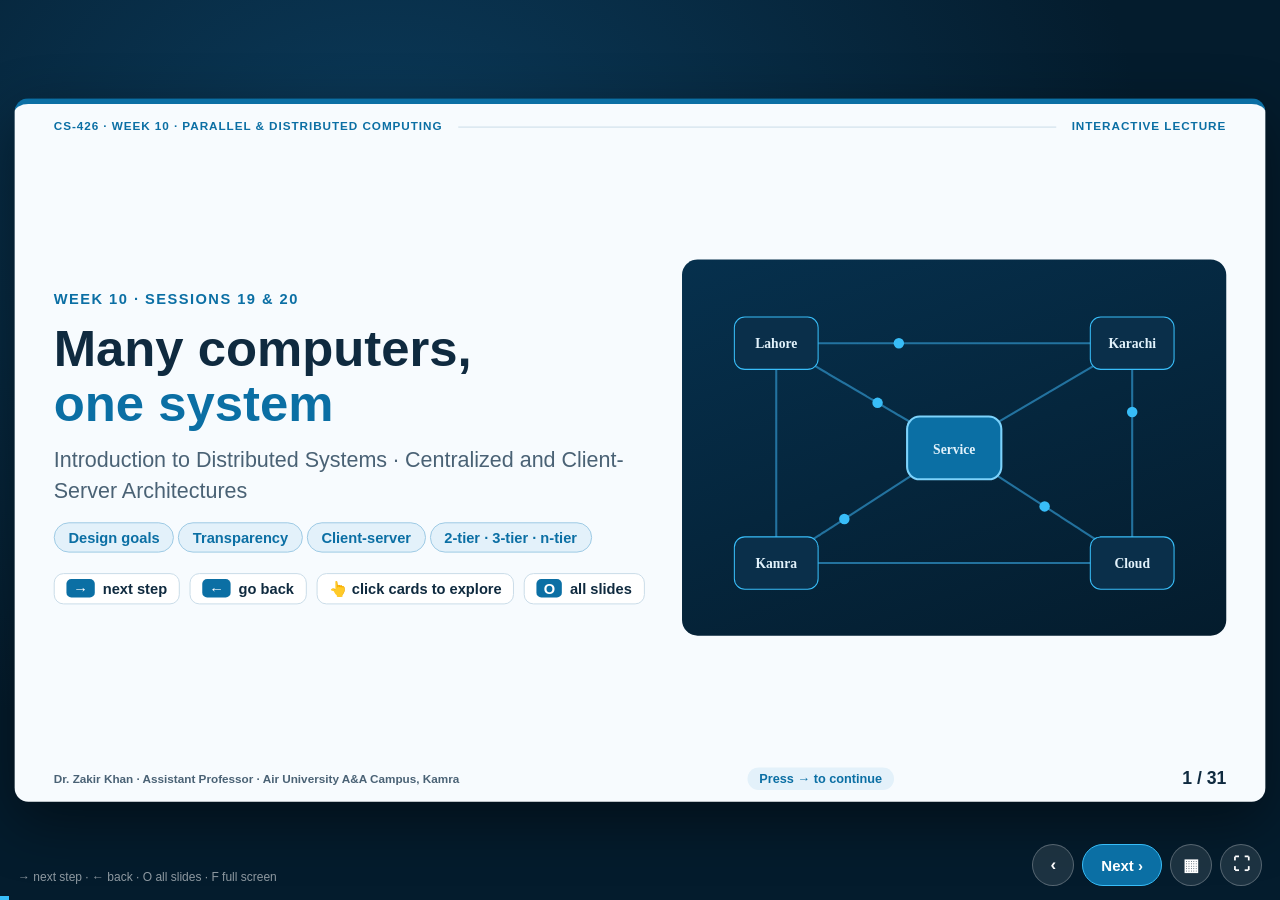
<file: materials/CS426_Week10_PDC.html>
<!DOCTYPE html>
<html lang="en">
<head>
<meta charset="UTF-8">
<meta name="viewport" content="width=device-width, initial-scale=1">
<title>CS-426 · Week 10 · Distributed Systems Interactive Lecture</title>
<style>
:root{
  --stage:#041c2d; --paper:#f7fbfe; --ink:#0f2a3f; --muted:#4a6275; --line:#c9dce8;
  --blue:#0b6fa4; --blue-soft:#e3f1fa; --green:#15803d; --green-soft:#e4f6ea;
  --amber:#b45309; --amber-soft:#fdf1dc; --purple:#6d28d9; --purple-soft:#efe9fd;
  --red:#b91c1c; --red-soft:#fde8e8; --teal:#0f766e; --teal-soft:#dff5f2;
}
*{box-sizing:border-box;margin:0;padding:0}
html,body{height:100%;background:var(--stage);font-family:"Segoe UI",Arial,sans-serif;color:var(--ink);overflow:hidden}
.stage{position:fixed;inset:0;display:flex;align-items:center;justify-content:center;
  background:radial-gradient(ellipse at 30% 20%,#0b3a5a 0%,var(--stage) 60%)}
.deck{width:1280px;height:720px;position:relative;transform-origin:center center;flex:none}
.slide{position:absolute;inset:0;background:var(--paper);border-radius:14px;box-shadow:0 20px 60px rgba(0,0,0,.45);
  border-top:6px solid var(--blue);display:none;flex-direction:column;overflow:hidden}
.slide.active{display:flex;animation:fade .35s ease}
@keyframes fade{from{opacity:0;transform:translateY(8px)}to{opacity:1;transform:none}}
.shead{display:flex;align-items:center;gap:16px;padding:16px 40px 0;font-size:12px;font-weight:700;letter-spacing:.08em;color:var(--blue);text-transform:uppercase}
.shead .rule{flex:1;height:1px;background:var(--line)}
.sbody{flex:1;padding:8px 40px 6px;display:flex;flex-direction:column;gap:12px;min-height:0}
.sfoot{display:flex;align-items:center;justify-content:space-between;padding:8px 40px 12px;font-size:12px;color:var(--muted);font-weight:600}
.sfoot .count{font-size:18px;color:var(--ink);font-weight:800}
.sfoot .stepinfo{font-size:13px;font-weight:700;color:var(--blue);background:var(--blue-soft);border-radius:999px;padding:4px 12px}
.sfoot .stepinfo.done{color:var(--green);background:var(--green-soft)}
h1{font-size:52px;line-height:1.08;font-weight:800;color:var(--ink)}
h2.t{font-size:32px;font-weight:800;line-height:1.15}
h3{font-size:19px;font-weight:800}
p,li{font-size:19px;line-height:1.42}
.muted{color:var(--muted)}
.hl{color:var(--blue)}
.kicker{font-size:15px;font-weight:800;letter-spacing:.1em;color:var(--blue);text-transform:uppercase}
.grid2{display:grid;grid-template-columns:1fr 1fr;gap:14px}
.grid3{display:grid;grid-template-columns:repeat(3,1fr);gap:14px}
.grid4{display:grid;grid-template-columns:repeat(4,1fr);gap:12px}
.card{background:#fff;border:1.5px solid var(--line);border-radius:12px;padding:12px 16px}
.card h3{margin-bottom:5px}
.card p,.card li{font-size:17px}
.c-blue{background:var(--blue-soft);border-color:#9cc9e4}.c-blue h3{color:var(--blue)}
.c-green{background:var(--green-soft);border-color:#9fd5b0}.c-green h3{color:var(--green)}
.c-amber{background:var(--amber-soft);border-color:#ecc58a}.c-amber h3{color:var(--amber)}
.c-purple{background:var(--purple-soft);border-color:#c5b2f3}.c-purple h3{color:var(--purple)}
.c-red{background:var(--red-soft);border-color:#efaaaa}.c-red h3{color:var(--red)}
.c-teal{background:var(--teal-soft);border-color:#93d5cd}.c-teal h3{color:var(--teal)}
.callout{border-left:6px solid var(--green);background:var(--green-soft);border-radius:10px;padding:10px 18px;font-size:18px;font-weight:600}
.callout.blue{border-color:var(--blue);background:var(--blue-soft)}
.callout.amber{border-color:var(--amber);background:var(--amber-soft)}
.simple{margin-top:auto;background:#fff8e1;border:1.5px solid #f0d48a;border-radius:12px;padding:10px 16px;font-size:17.5px;line-height:1.4;color:#3b2f05}
.simple b:first-child{color:#8a5a00}
.tryit{display:inline-block;background:var(--purple);color:#fff;font-weight:800;font-size:13px;letter-spacing:.06em;border-radius:6px;padding:2px 8px;margin-right:8px;vertical-align:2px}
ul.clean{list-style:none}ul.clean li{padding-left:26px;position:relative;margin:3px 0}
ul.clean li::before{content:"▸";position:absolute;left:4px;color:var(--blue);font-weight:800}
.pill{display:inline-block;padding:6px 14px;border-radius:999px;background:var(--blue-soft);border:1.5px solid #9cc9e4;color:var(--blue);font-weight:700;font-size:15px;margin:3px 4px 3px 0}
button{font-family:inherit;cursor:pointer}
.btn{background:var(--blue);color:#fff;border:none;border-radius:10px;padding:9px 18px;font-size:17px;font-weight:700}
.btn:hover{filter:brightness(1.1)}
.btn.ghost{background:#fff;color:var(--blue);border:1.5px solid var(--blue)}
.btn.red{background:var(--red)}
/* step-by-step */
.step{opacity:0;transform:translateY(12px);transition:opacity .4s ease,transform .4s ease;pointer-events:none}
.step.shown{opacity:1;transform:none;pointer-events:auto}
tr.step{transform:none}
/* click-to-reveal */
.reveal{cursor:pointer;transition:transform .15s,box-shadow .15s}
.reveal:hover{transform:translateY(-2px);box-shadow:0 6px 16px rgba(11,111,164,.15)}
.reveal .hide{display:none;margin-top:6px;padding-top:6px;border-top:1px dashed var(--line);font-size:17px}
.reveal.open .hide{display:block;animation:fade .3s}
.reveal .tap{font-size:13px;color:var(--purple);font-weight:700;margin-top:4px}
.reveal .tap::before{content:"👆 "}
.reveal.open .tap{display:none}
/* quiz */
.q{background:#fff;border:1.5px solid var(--line);border-radius:12px;padding:10px 16px}
.q .qt{font-size:18px;font-weight:700;margin-bottom:7px}
.q .opts{display:flex;flex-wrap:wrap;gap:8px}
.q .opts button{background:#fff;border:1.5px solid var(--line);border-radius:9px;padding:6px 14px;font-size:16px;font-weight:600;color:var(--ink)}
.q .opts button:hover{border-color:var(--blue)}
.q .opts button.right{background:var(--green-soft);border-color:var(--green);color:var(--green)}
.q .opts button.wrong{background:var(--red-soft);border-color:var(--red);color:var(--red)}
.q .fb{font-size:16px;margin-top:6px;font-weight:600}
.q .fb:empty{display:none}
/* tabs */
.tablist{display:flex;flex-wrap:wrap;gap:8px}
.tablist button{border:1.5px solid var(--line);background:#fff;border-radius:999px;padding:7px 15px;font-size:16px;font-weight:700;color:var(--ink)}
.tablist button.on{background:var(--blue);color:#fff;border-color:var(--blue)}
.tablist button.seen:not(.on){border-color:var(--green);color:var(--green)}
.panel{display:none}.panel.on{display:block;animation:fade .3s}
/* table */
table.tbl{width:100%;border-collapse:separate;border-spacing:0;font-size:17px;background:#fff;border:1.5px solid var(--line);border-radius:12px;overflow:hidden}
.tbl th{background:var(--blue);color:#fff;text-align:left;padding:8px 12px;font-size:16px}
.tbl td{padding:7px 12px;border-top:1px solid var(--line);vertical-align:top}
.tbl tr td:first-child{font-weight:700;color:var(--blue);white-space:nowrap}
.tbl tr.hot td{background:var(--amber-soft)}
/* nodes & arrows */
.node{background:#fff;border:2px solid var(--blue);border-radius:12px;padding:9px 12px;text-align:center;font-weight:700;font-size:16px;transition:all .3s;color:var(--ink)}
.node small{display:block;font-weight:500;color:var(--muted);font-size:13px}
.node.down{border-color:var(--red);background:var(--red-soft);color:var(--red)}
.node.dim{opacity:.4}
.node.glow{box-shadow:0 0 0 4px rgba(11,111,164,.25);background:var(--blue-soft)}
.arrow{display:flex;align-items:center;justify-content:center;color:var(--blue);font-size:26px;font-weight:800}
.meter{height:22px;background:#e6eef4;border-radius:999px;overflow:hidden;border:1px solid var(--line)}
.meter>div{height:100%;width:0;background:var(--green);transition:width .4s,background .4s}
.log{background:#0f2a3f;color:#d7ecf7;font-family:Consolas,monospace;font-size:15px;border-radius:10px;padding:10px 14px;line-height:1.55;min-height:170px}
.log .ok{color:#86efac}.log .bad{color:#fca5a5}.log .warn{color:#fcd34d}
/* title */
.title-wrap{display:grid;grid-template-columns:1.1fr 1fr;gap:30px;align-items:center;flex:1}
.netsvg{width:100%;height:auto;background:linear-gradient(160deg,#06304d,#041c2d);border-radius:16px}
.howto{display:flex;gap:10px;flex-wrap:wrap;margin-top:18px}
.howto span{background:#fff;border:1.5px solid var(--line);border-radius:10px;padding:6px 12px;font-size:15px;font-weight:600}
.howto kbd{background:var(--blue);color:#fff;border-radius:5px;padding:1px 7px;font-family:inherit;font-weight:800;margin-right:4px}
/* divider */
.divider{background:linear-gradient(135deg,#0b6fa4,#063a5c);color:#fff;border-top-color:#38bdf8}
.divider .shead{color:#bfe3f7}.divider .shead .rule{background:rgba(255,255,255,.3)}
.divider .sfoot{color:#bfe3f7}.divider .sfoot .count{color:#fff}
.divider h1{color:#fff}
/* nav */
.nav{position:fixed;right:18px;bottom:14px;display:flex;gap:8px;z-index:20}
.nav button{width:42px;height:42px;border-radius:50%;border:1px solid rgba(255,255,255,.25);background:rgba(255,255,255,.1);color:#fff;font-size:17px;font-weight:700}
.nav button:hover{background:rgba(255,255,255,.25)}
.nav button#bNext{width:auto;padding:0 18px;border-radius:999px;background:#0b6fa4;border-color:#38bdf8;font-size:15px}
.progress{position:fixed;left:0;bottom:0;height:4px;background:#38bdf8;z-index:20;transition:width .3s}
.overview{position:fixed;inset:0;background:rgba(4,28,45,.97);z-index:40;display:none;overflow:auto;padding:30px}
.overview.on{display:block}
.overview h2{color:#fff;font-size:22px;margin-bottom:16px}
.ovgrid{display:grid;grid-template-columns:repeat(auto-fill,minmax(230px,1fr));gap:12px}
.ovgrid button{text-align:left;background:#0b3049;border:1px solid #1d5578;color:#e2f2fb;border-radius:10px;padding:12px;font-size:14px;line-height:1.35}
.ovgrid button:hover,.ovgrid button.cur{background:#0b6fa4}
.ovgrid button span{display:block;font-size:11px;color:#8ec7e6;font-weight:700;margin-bottom:4px}
.help{position:fixed;left:18px;bottom:16px;color:rgba(255,255,255,.55);font-size:12px;z-index:20}
@media (max-width:700px){.help{display:none}.nav button{width:36px;height:36px}}
</style>
</head>
<body>
<div class="stage"><div class="deck" id="deck">

<!-- 1 TITLE -->
<section class="slide" data-s="19" data-tag="Welcome" data-nostep>
 <div class="shead">CS-426 · Week 10 · Parallel &amp; Distributed Computing<span class="rule"></span>Interactive lecture</div>
 <div class="sbody">
  <div class="title-wrap">
   <div>
    <div class="kicker">Week 10 · Sessions 19 &amp; 20</div>
    <h1 style="margin:14px 0">Many computers,<br><span class="hl">one system</span></h1>
    <p class="muted" style="font-size:22px">Introduction to Distributed Systems · Centralized and Client-Server Architectures</p>
    <div style="margin-top:14px"><span class="pill">Design goals</span><span class="pill">Transparency</span><span class="pill">Client-server</span><span class="pill">2-tier · 3-tier · n-tier</span></div>
    <div class="howto">
     <span><kbd>→</kbd> next step</span><span><kbd>←</kbd> go back</span><span>👆 click cards to explore</span><span><kbd>O</kbd> all slides</span>
    </div>
   </div>
   <svg class="netsvg" viewBox="0 0 520 360" aria-label="Network of computers">
    <g stroke="#2b86b8" stroke-width="2" opacity=".8">
     <line x1="260" y1="180" x2="90" y2="80"/><line x1="260" y1="180" x2="430" y2="80"/>
     <line x1="260" y1="180" x2="90" y2="290"/><line x1="260" y1="180" x2="430" y2="290"/>
     <line x1="90" y1="80" x2="430" y2="80"/><line x1="90" y1="290" x2="430" y2="290"/>
     <line x1="90" y1="80" x2="90" y2="290"/><line x1="430" y1="80" x2="430" y2="290"/>
    </g>
    <g fill="#38bdf8">
     <circle r="5"><animateMotion dur="2.4s" repeatCount="indefinite" path="M260,180 L90,80"/></circle>
     <circle r="5"><animateMotion dur="2.1s" repeatCount="indefinite" path="M430,290 L260,180"/></circle>
     <circle r="5"><animateMotion dur="3s" repeatCount="indefinite" path="M90,80 L430,80"/></circle>
     <circle r="5"><animateMotion dur="2.7s" repeatCount="indefinite" path="M90,290 L260,180"/></circle>
     <circle r="5"><animateMotion dur="3.3s" repeatCount="indefinite" path="M430,80 L430,290"/></circle>
    </g>
    <g font-family="Segoe UI" font-size="13" font-weight="700" text-anchor="middle" fill="#e2f2fb">
     <rect x="215" y="150" width="90" height="60" rx="12" fill="#0b6fa4" stroke="#7dd3fc" stroke-width="2"/><text x="260" y="186">Service</text>
     <rect x="50" y="55" width="80" height="50" rx="10" fill="#0a2f4a" stroke="#38bdf8"/><text x="90" y="85">Lahore</text>
     <rect x="390" y="55" width="80" height="50" rx="10" fill="#0a2f4a" stroke="#38bdf8"/><text x="430" y="85">Karachi</text>
     <rect x="50" y="265" width="80" height="50" rx="10" fill="#0a2f4a" stroke="#38bdf8"/><text x="90" y="295">Kamra</text>
     <rect x="390" y="265" width="80" height="50" rx="10" fill="#0a2f4a" stroke="#38bdf8"/><text x="430" y="295">Cloud</text>
    </g>
   </svg>
  </div>
 </div>
</section>

<!-- 2 BRIDGE -->
<section class="slide" data-s="19" data-tag="Where we are">
 <div class="shead">CS-426 · Week 10 · Session 19<span class="rule"></span><span data-tag></span></div>
 <div class="sbody">
  <h2 class="t">Step 1: Where are we in the course?</h2>
  <div class="grid4">
   <div class="card c-blue"><h3>Weeks 1–4</h3><p>Threads, memory, cache, architectures</p></div>
   <div class="card c-blue"><h3>Weeks 5–8</h3><p>PCAM, PRAM, speedup, OpenMP, <b>MPI</b></p></div>
   <div class="card c-blue"><h3>Week 9</h3><p>GPU: thousands of cores in <b>one box</b></p></div>
   <div class="card c-amber" style="border-width:3px"><h3>Week 10 onward</h3><p>Many <b>separate computers</b> joined by a network</p></div>
  </div>
  <div class="grid2">
   <div class="card"><h3>Until now: parallel computing</h3><ul class="clean"><li>Goal: finish <b>one big job faster</b></li><li>Processors close together</li><li>Often share memory</li></ul></div>
   <div class="card"><h3>From today: distributed computing</h3><ul class="clean"><li>Goal: <b>share resources and services</b></li><li>Computers can be far apart</li><li>They talk only by <b>messages</b></li></ul></div>
  </div>
  <div class="simple"><b>💡 In simple words:</b> Before, we used many processors to work <b>faster</b>. Now we use many computers in different places to work <b>together</b> as one service. You already saw message passing in MPI (Week 08).</div>
 </div>
</section>

<!-- 3 ROUTE -->
<section class="slide" data-s="19" data-tag="Learning route">
 <div class="shead">CS-426 · Week 10 · Session 19<span class="rule"></span><span data-tag></span></div>
 <div class="sbody">
  <h2 class="t">Today's learning route</h2>
  <div class="grid2">
   <div class="card c-blue"><h3>Part 1 · What is a distributed system?</h3>
    <ul class="clean"><li>Definition and everyday examples</li><li>Three key properties</li><li>Seven design goals</li></ul></div>
   <div class="card c-green"><h3>Part 2 · How do we organize one?</h3>
    <ul class="clean"><li>Centralized architecture</li><li>Client-server model</li><li>Two-tier, three-tier, multi-tier</li></ul></div>
  </div>
  <div class="grid3">
   <div class="card"><h3>🎯 CLO-1</h3><p>Describe distributed-system architecture</p></div>
   <div class="card"><h3>🎯 CLO-2</h3><p>Analyze architectures and their effects</p></div>
   <div class="card c-amber"><h3>📝 Assignment 3</h3><p>Released this week · due W12-S24</p></div>
  </div>
  <div class="simple"><b>💡 How to use these slides:</b> Press <b>→</b> to show the next point. When you see a <span class="tryit">TRY IT</span> tag or a 👆 card, click it to explore. Each slide ends with a yellow box that sums it up in simple words.</div>
 </div>
</section>

<!-- 4 WARM-UP -->
<section class="slide" data-s="19" data-tag="Warm-up">
 <div class="shead">CS-426 · Week 10 · Session 19<span class="rule"></span><span data-tag></span></div>
 <div class="sbody">
  <h2 class="t">Warm-up: is it distributed or not?</h2>
  <p><span class="tryit">TRY IT</span>Guess first, then click the card to check.</p>
  <div class="grid3">
   <div class="card reveal"><h3>💬 WhatsApp</h3><div class="tap">Click to check</div><div class="hide"><b style="color:var(--green)">YES.</b> Phones and servers worldwide exchange messages.</div></div>
   <div class="card reveal"><h3>🧮 Calculator app</h3><div class="tap">Click to check</div><div class="hide"><b style="color:var(--red)">NO.</b> It runs fully on one device. No network.</div></div>
   <div class="card reveal"><h3>🔍 Google Search</h3><div class="tap">Click to check</div><div class="hide"><b style="color:var(--green)">YES.</b> Thousands of machines answer one search.</div></div>
   <div class="card reveal"><h3>🏧 Bank ATM network</h3><div class="tap">Click to check</div><div class="hide"><b style="color:var(--green)">YES.</b> ATMs, branches and the bank's servers work together.</div></div>
   <div class="card reveal"><h3>📝 Offline Notepad</h3><div class="tap">Click to check</div><div class="hide"><b style="color:var(--red)">NO.</b> One program on one computer.</div></div>
   <div class="card reveal"><h3>🎓 University LMS</h3><div class="tap">Click to check</div><div class="hide"><b style="color:var(--green)">YES.</b> Your browser, a web server and a database server.</div></div>
  </div>
  <div class="simple"><b>💡 Simple test:</b> If <b>many computers</b> talk over a <b>network</b> to give you <b>one service</b>, it is a distributed system.</div>
 </div>
</section>

<!-- 5 DEFINITION -->
<section class="slide" data-s="19" data-tag="Definition">
 <div class="shead">CS-426 · Week 10 · Session 19<span class="rule"></span><span data-tag></span></div>
 <div class="sbody">
  <h2 class="t">What is a distributed system?</h2>
  <div class="grid2">
   <div class="card c-blue"><h3>Tanenbaum &amp; van Steen</h3><p style="font-size:20px">"A collection of <b>independent computers</b> that appears to its users as a <b>single coherent system</b>."</p></div>
   <div class="card c-purple"><h3>Coulouris et al.</h3><p style="font-size:20px">Parts on networked computers <b>communicate and coordinate</b> their actions <b>only by passing messages</b>.</p></div>
  </div>
  <p><span class="tryit">TRY IT</span>Click each key word to see what it means.</p>
  <div class="grid3">
   <div class="card reveal c-teal"><h3>1 · Independent</h3><div class="tap">Click</div><div class="hide">Each computer has its own CPU, memory and clock. It can work, or fail, on its own.</div></div>
   <div class="card reveal c-teal"><h3>2 · Messages</h3><div class="tap">Click</div><div class="hide">No shared memory. Computers cooperate only by sending and receiving messages.</div></div>
   <div class="card reveal c-teal"><h3>3 · One system</h3><div class="tap">Click</div><div class="hide">The user does not see many machines. It feels like one service.</div></div>
  </div>
  <div class="simple"><b>💡 In simple words:</b> Many separate computers send messages to each other, and to you they look like <b>one</b> system.</div>
 </div>
</section>

<!-- 6 PARALLEL VS DISTRIBUTED -->
<section class="slide" data-s="19" data-tag="Comparison">
 <div class="shead">CS-426 · Week 10 · Session 19<span class="rule"></span><span data-tag></span></div>
 <div class="sbody">
  <h2 class="t">Parallel vs distributed: what is different?</h2>
  <table class="tbl">
   <tr><th style="width:18%">Aspect</th><th>Parallel computing</th><th>Distributed computing</th></tr>
   <tr class="step"><td>Main goal</td><td>Make one job faster</td><td>Share resources and services</td></tr>
   <tr class="step"><td>Memory</td><td>Often shared</td><td>Each computer has its own</td></tr>
   <tr class="step"><td>Communication</td><td>Shared variables, fast bus</td><td>Messages over a network</td></tr>
   <tr class="step"><td>Clock</td><td>One common clock</td><td>No global clock</td></tr>
   <tr class="step hot"><td>Failure</td><td>Whole machine fails together</td><td><b>Partial failure</b>: one part fails, others keep working</td></tr>
   <tr class="step"><td>Examples</td><td>OpenMP on multicore, CUDA on GPU</td><td>Web, online banking, cloud, DNS</td></tr>
  </table>
  <div class="simple"><b>💡 In simple words:</b> Parallel = <b>speed</b> inside one system. Distributed = <b>sharing</b> across many systems. An MPI cluster is a bit of both.</div>
 </div>
</section>

<!-- 7 ANALOGY -->
<section class="slide" data-s="19" data-tag="Analogy">
 <div class="shead">CS-426 · Week 10 · Session 19<span class="rule"></span><span data-tag></span></div>
 <div class="sbody">
  <h2 class="t">Think of a bank with many branches</h2>
  <div class="grid2" style="align-items:center">
   <div style="display:grid;grid-template-columns:1fr auto 1fr;gap:10px;align-items:center">
    <div class="node">🏦 Branch<small>Lahore</small></div><div class="arrow">⇄</div><div class="node">🏦 Branch<small>Islamabad</small></div>
    <div></div><div class="arrow">⇅</div><div></div>
    <div class="node">🏦 Branch<small>Kamra</small></div><div class="arrow">⇄</div><div class="node">🏦 Head office<small>Karachi</small></div>
   </div>
   <table class="tbl">
    <tr><th>In the bank</th><th>In a distributed system</th></tr>
    <tr class="step"><td>A branch</td><td>A node (computer)</td></tr>
    <tr class="step"><td>Phone / courier</td><td>A message on the network</td></tr>
    <tr class="step"><td>You see "one bank"</td><td>Transparency</td></tr>
    <tr class="step"><td>One branch closed</td><td>Partial failure</td></tr>
    <tr class="step"><td>Each wall clock differs</td><td>No global clock</td></tr>
   </table>
  </div>
  <div class="simple"><b>💡 In simple words:</b> You deal with "the bank", not with each branch. The branches work together by sending messages. That is exactly how a distributed system feels to its users.</div>
 </div>
</section>

<!-- 8 CONSEQUENCES -->
<section class="slide" data-s="19" data-tag="Key properties">
 <div class="shead">CS-426 · Week 10 · Session 19<span class="rule"></span><span data-tag></span></div>
 <div class="sbody">
  <h2 class="t">Three key properties of every distributed system</h2>
  <div class="grid3">
   <div class="card c-blue"><h3>1 · Concurrency</h3><p>Many users and programs run at the same time and share things.</p><p class="muted" style="font-size:15px;margin-top:4px">e.g. 500 students submit on the LMS at 11:59 pm</p></div>
   <div class="card c-purple"><h3>2 · No global clock</h3><p>Each computer keeps its own time, and the clocks slowly drift apart.</p><p class="muted" style="font-size:15px;margin-top:4px">So: who clicked first? Hard to say.</p></div>
   <div class="card c-red"><h3>3 · Independent failures</h3><p>One part can crash while the others keep running.</p><p class="muted" style="font-size:15px;margin-top:4px">Others may not even know it crashed.</p></div>
  </div>
  <div class="card">
   <h3><span class="tryit">WATCH</span>Three nodes, three clocks (live)</h3>
   <div class="grid3" style="margin-top:6px">
    <div class="node">Node A<small id="clkA" style="font-size:24px;color:var(--ink)">--</small></div>
    <div class="node">Node B<small id="clkB" style="font-size:24px;color:var(--ink)">--</small></div>
    <div class="node">Node C<small id="clkC" style="font-size:24px;color:var(--ink)">--</small></div>
   </div>
   <p class="muted" style="font-size:15px;margin-top:6px">Node B is 0.8 s fast, Node C is 1.3 s slow. Which one shows the "real" time?</p>
  </div>
  <div class="simple"><b>💡 In simple words:</b> Many things happen <b>at once</b>, nobody has the <b>exact same time</b>, and <b>one part can break</b> without the others. These three facts make distributed systems hard.</div>
 </div>
</section>

<!-- 9 GOALS -->
<section class="slide" data-s="19" data-tag="Design goals">
 <div class="shead">CS-426 · Week 10 · Session 19<span class="rule"></span><span data-tag></span></div>
 <div class="sbody">
  <h2 class="t">Seven design goals</h2>
  <div class="tabs">
   <p style="margin-bottom:8px"><span class="tryit">TRY IT</span>Click each goal, one by one. Visited goals turn green.</p>
   <div class="tablist">
    <button data-tab="g1" class="on">1 · Resource sharing</button><button data-tab="g2">2 · Openness</button><button data-tab="g3">3 · Transparency</button>
    <button data-tab="g4">4 · Scalability</button><button data-tab="g5">5 · Concurrency</button><button data-tab="g6">6 · Heterogeneity</button><button data-tab="g7">7 · Fault tolerance</button>
   </div>
   <div style="margin-top:14px">
    <div class="panel on" data-panel="g1"><div class="card c-blue"><h3>Resource sharing</h3><p>Let users use remote hardware, data and services as if they were on their own computer.</p><p style="margin-top:6px">📁 A Google Drive file shared by a group · 🖨️ a network printer</p></div></div>
    <div class="panel" data-panel="g2"><div class="card c-green"><h3>Openness</h3><p>Built on <b>public, standard rules</b>, so anyone can add new parts.</p><p style="margin-top:6px">🌐 Any browser works with any website because both follow HTTP.</p></div></div>
    <div class="panel" data-panel="g3"><div class="card c-purple"><h3>Transparency</h3><p><b>Hide</b> the fact that the system is spread over many computers.</p><p style="margin-top:6px">🔗 You open au.edu.pk without knowing which machine answers.</p></div></div>
    <div class="panel" data-panel="g4"><div class="card c-amber"><h3>Scalability</h3><p>Keep working well when users, data or distance <b>grow</b>.</p><p style="margin-top:6px">📈 Result day: 10 times more students than normal.</p></div></div>
    <div class="panel" data-panel="g5"><div class="card c-teal"><h3>Concurrency</h3><p>Many people use the same thing at once, and the result must stay <b>correct</b>.</p><p style="margin-top:6px">✈️ Two people try to book the last seat.</p></div></div>
    <div class="panel" data-panel="g6"><div class="card c-blue"><h3>Heterogeneity</h3><p>Work across <b>different</b> devices, operating systems, networks and languages.</p><p style="margin-top:6px">📱 Android, iPhone and Windows PCs all use the same service.</p></div></div>
    <div class="panel" data-panel="g7"><div class="card c-red"><h3>Fault tolerance</h3><p>Keep the service running even when <b>some parts fail</b>.</p><p style="margin-top:6px">🛟 One server crashes, a backup takes over.</p></div></div>
   </div>
  </div>
  <div class="simple"><b>💡 In simple words:</b> These are the 7 things a good distributed system tries to achieve. Each one is also a <b>challenge</b>. Next, we look at the most important ones closely.</div>
 </div>
</section>

<!-- 10 TRANSPARENCY -->
<section class="slide" data-s="19" data-tag="Transparency">
 <div class="shead">CS-426 · Week 10 · Session 19<span class="rule"></span><span data-tag></span></div>
 <div class="sbody">
  <h2 class="t">Transparency: what do we hide from the user?</h2>
  <div class="tabs">
   <p style="margin-bottom:8px"><span class="tryit">TRY IT</span>Click each type to see what it hides, with an example.</p>
   <div class="tablist">
    <button data-tab="t1" class="on">Access</button><button data-tab="t2">Location</button><button data-tab="t3">Migration</button><button data-tab="t4">Relocation</button>
    <button data-tab="t5">Replication</button><button data-tab="t6">Concurrency</button><button data-tab="t7">Failure</button>
   </div>
   <div style="margin-top:14px" class="grid2">
    <div>
     <div class="panel on" data-panel="t1"><div class="card c-purple"><h3>Access transparency</h3><p><b>Hides:</b> how a resource is accessed.</p><p style="margin-top:6px"><b>Example:</b> You open a file on a network drive exactly like a file on your own disk.</p></div></div>
     <div class="panel" data-panel="t2"><div class="card c-purple"><h3>Location transparency</h3><p><b>Hides:</b> where the resource is.</p><p style="margin-top:6px"><b>Example:</b> www.youtube.com does not tell you the city or the machine.</p></div></div>
     <div class="panel" data-panel="t3"><div class="card c-purple"><h3>Migration transparency</h3><p><b>Hides:</b> that a resource has moved.</p><p style="margin-top:6px"><b>Example:</b> A website moves to a new data centre; its address stays the same.</p></div></div>
     <div class="panel" data-panel="t4"><div class="card c-purple"><h3>Relocation transparency</h3><p><b>Hides:</b> that a resource moves <b>while you use it</b>.</p><p style="margin-top:6px"><b>Example:</b> Your phone call continues while your phone switches towers on the motorway.</p></div></div>
     <div class="panel" data-panel="t5"><div class="card c-purple"><h3>Replication transparency</h3><p><b>Hides:</b> that many copies exist.</p><p style="margin-top:6px"><b>Example:</b> A video is stored on 50 servers, yet you see one video.</p></div></div>
     <div class="panel" data-panel="t6"><div class="card c-purple"><h3>Concurrency transparency</h3><p><b>Hides:</b> that others use it at the same time.</p><p style="margin-top:6px"><b>Example:</b> 300 students use the LMS together; each feels alone.</p></div></div>
     <div class="panel" data-panel="t7"><div class="card c-purple"><h3>Failure transparency</h3><p><b>Hides:</b> that something failed and recovered.</p><p style="margin-top:6px"><b>Example:</b> A server crashes; a backup finishes your payment.</p></div></div>
    </div>
    <div class="card">
     <h3>Memory trick: <span class="hl">"ALM RRCF"</span></h3>
     <p style="font-size:17px">Access · Location · Migration · Relocation · Replication · Concurrency · Failure</p>
     <div class="callout amber" style="margin-top:10px;font-size:16px">Hiding <b>everything</b> is not always possible or useful. Network delay cannot be hidden, and sometimes users must know, e.g. "Printer is offline".</div>
    </div>
   </div>
  </div>
  <div class="simple"><b>💡 In simple words:</b> Transparency means the user <b>does not need to know</b> the messy details: where things are, how many copies exist, who else is using them, or what broke.</div>
 </div>
</section>

<!-- 11 TRANSPARENCY QUIZ -->
<section class="slide" data-s="19" data-tag="Quick check">
 <div class="shead">CS-426 · Week 10 · Session 19<span class="rule"></span><span data-tag></span></div>
 <div class="sbody">
  <h2 class="t">Quick check: which transparency is it?</h2>
  <div class="q" data-answer="1" data-explain="Location: you use a name, not a place."><div class="qt">1. You type drive.google.com and never learn which data centre answered.</div>
   <div class="opts"><button>Access</button><button>Location</button><button>Failure</button></div><div class="fb"></div></div>
  <div class="q" data-answer="2" data-explain="Failure: the crash and recovery were hidden from you."><div class="qt">2. A server crashes, but a backup takes over and your fee payment still completes.</div>
   <div class="opts"><button>Replication</button><button>Migration</button><button>Failure</button></div><div class="fb"></div></div>
  <div class="q" data-answer="0" data-explain="Replication: many copies, one view."><div class="qt">3. The same lecture video is stored on 50 servers, yet you see only one video.</div>
   <div class="opts"><button>Replication</button><button>Concurrency</button><button>Location</button></div><div class="fb"></div></div>
  <div class="q" data-answer="1" data-explain="Concurrency: sharing with others is hidden."><div class="qt">4. 200 students submit an assignment at the same minute; each feels alone on the system.</div>
   <div class="opts"><button>Access</button><button>Concurrency</button><button>Relocation</button></div><div class="fb"></div></div>
  <div class="simple"><b>💡 Tip:</b> Ask yourself, "What is being <b>hidden</b> here?" The answer is the name of the transparency.</div>
 </div>
</section>

<!-- 12 OPENNESS -->
<section class="slide" data-s="19" data-tag="Openness">
 <div class="shead">CS-426 · Week 10 · Session 19<span class="rule"></span><span data-tag></span></div>
 <div class="sbody">
  <h2 class="t">Openness: everyone follows the same public rules</h2>
  <div class="grid2" style="align-items:center">
   <div style="display:grid;grid-template-columns:1fr auto 1fr;gap:10px;align-items:center">
    <div style="display:grid;gap:8px"><div class="node">Chrome</div><div class="node">Firefox</div><div class="node">Edge</div></div>
    <div class="node glow" style="padding:30px 14px">HTTP<small>open standard</small></div>
    <div style="display:grid;gap:8px"><div class="node">Apache</div><div class="node">Nginx</div><div class="node">IIS</div></div>
   </div>
   <div>
    <p>An <b>open</b> system publishes its rules (interfaces), so anyone can build parts that fit in.</p>
    <p class="muted" style="margin-top:8px;font-size:17px">Examples of open standards: TCP/IP, HTTP, REST APIs, email (SMTP), MPI</p>
   </div>
  </div>
  <div class="grid3">
   <div class="card c-green"><h3>Interoperability</h3><p>Parts from different makers work together.</p></div>
   <div class="card c-green"><h3>Portability</h3><p>An app can move to another system without changes.</p></div>
   <div class="card c-green"><h3>Extensibility</h3><p>New parts can be added or replaced easily.</p></div>
  </div>
  <div class="simple"><b>💡 In simple words:</b> Any browser can open any website because they all "speak" the same language: HTTP. Shared public rules = an open system.</div>
 </div>
</section>

<!-- 13 SCALABILITY -->
<section class="slide" data-s="19" data-tag="Scalability">
 <div class="shead">CS-426 · Week 10 · Session 19<span class="rule"></span><span data-tag></span></div>
 <div class="sbody">
  <h2 class="t">Scalability: can it grow without breaking?</h2>
  <div class="grid2">
   <div class="card">
    <h3><span class="tryit">TRY IT</span>Result-day simulator</h3>
    <p style="font-size:16px;margin-top:4px" class="muted">Step 1: drag the slider to add users. Step 2: press + to add servers until it turns green.</p>
    <p style="font-size:17px;margin-top:6px">Users online: <b id="scU">1,000</b></p>
    <input id="scRange" type="range" min="1000" max="100000" step="1000" value="1000" style="width:100%">
    <p style="font-size:17px;margin-top:6px">Servers: <b id="scS">1</b>
     <button class="btn ghost" id="scMinus" style="padding:3px 12px;margin-left:8px">−</button>
     <button class="btn" id="scPlus" style="padding:3px 12px">+</button>
     <span class="muted" style="font-size:14px">(each server handles 20,000 users)</span></p>
    <p style="font-size:16px;margin-top:6px">Load per server: <b id="scLoad">5%</b></p>
    <div class="meter"><div id="scBar"></div></div>
    <p style="font-size:17px;margin-top:6px">Response time: <b id="scRT">53 ms</b> · <span id="scMsg" style="font-weight:700;color:var(--green)">Fast</span></p>
   </div>
   <div style="display:grid;gap:10px;align-content:start">
    <div class="card c-amber"><h3>Three ways a system grows</h3>
     <ul class="clean"><li><b>Size:</b> more users and data</li><li><b>Geographic:</b> users far apart</li><li><b>Administrative:</b> many organizations</li></ul></div>
    <div class="card c-blue"><h3>How we scale</h3>
     <ul class="clean"><li><b>Replicate:</b> add more copies of servers</li><li><b>Partition:</b> split the data and work</li><li><b>Cache:</b> keep data near users</li></ul></div>
   </div>
  </div>
  <div class="simple"><b>💡 In simple words:</b> One server gets overloaded when too many people arrive. A scalable system <b>adds more servers</b> and stays fast.</div>
 </div>
</section>

<!-- 14 HETEROGENEITY -->
<section class="slide" data-s="19" data-tag="Heterogeneity">
 <div class="shead">CS-426 · Week 10 · Session 19<span class="rule"></span><span data-tag></span></div>
 <div class="sbody">
  <h2 class="t">Heterogeneity and middleware</h2>
  <div class="grid2" style="align-items:start">
   <div style="display:grid;gap:8px">
    <p style="font-size:16px"><span class="tryit">TRY IT</span>Click each layer, top to bottom.</p>
    <div class="card reveal c-blue"><h3>Applications</h3><div class="tap">Click</div><div class="hide">Banking app, LMS, WhatsApp: written once, used everywhere.</div></div>
    <div class="card reveal c-green" style="border-width:3px"><h3>Middleware ⭐</h3><div class="tap">Click</div><div class="hide">A software layer that <b>hides the differences</b> below it. Examples: RPC, message queues, Java RMI, <b>MPI</b>.</div></div>
    <div class="card reveal c-purple"><h3>Operating systems</h3><div class="tap">Click</div><div class="hide">Windows, Linux, Android, iOS</div></div>
    <div class="card reveal c-amber"><h3>Hardware and networks</h3><div class="tap">Click</div><div class="hide">Intel and ARM chips · Wi-Fi, 4G, fibre</div></div>
   </div>
   <div>
    <p><b>Heterogeneity</b> means the parts are <b>different</b>:</p>
    <ul class="clean" style="margin-top:6px"><li>Different networks</li><li>Different hardware</li><li>Different operating systems</li><li>Different programming languages</li></ul>
    <div class="callout" style="margin-top:12px">Middleware sits <b>between</b> the apps and the OS, so programmers do not have to worry about the differences.</div>
   </div>
  </div>
  <div class="simple"><b>💡 In simple words:</b> Middleware is like a <b>translator</b>. Different machines speak different "languages"; middleware lets them understand each other.</div>
 </div>
</section>

<!-- 15 CONCURRENCY -->
<section class="slide" data-s="19" data-tag="Concurrency">
 <div class="shead">CS-426 · Week 10 · Session 19<span class="rule"></span><span data-tag></span></div>
 <div class="sbody">
  <h2 class="t">Concurrency: two users, one last seat</h2>
  <div class="grid2">
   <div style="display:grid;gap:10px;align-content:start">
    <div style="display:grid;grid-template-columns:1fr 1fr 1fr;gap:10px;align-items:center">
     <div class="node" id="bkAli">👤 Ali</div>
     <div class="node" id="bkSeat" style="border-color:var(--amber)">💺 Seats left<small id="bkCount" style="font-size:28px;color:var(--ink);font-weight:800">1</small></div>
     <div class="node" id="bkSara">👤 Sara</div>
    </div>
    <p style="font-size:16px"><span class="tryit">TRY IT</span>① Run it <b>without</b> a lock. ② Tick the lock box and run again. Compare!</p>
    <label style="font-size:18px;font-weight:700;display:flex;gap:10px;align-items:center"><input type="checkbox" id="bkLock" style="width:20px;height:20px"> Use a lock (one at a time)</label>
    <div><button class="btn" id="bkRun">▶ Run booking</button> <button class="btn ghost" id="bkReset">Reset</button></div>
   </div>
   <div class="log" id="bkLog">Press "Run booking" to start.</div>
  </div>
  <div class="simple"><b>💡 In simple words:</b> If two people change the same thing at the same moment, the result can be wrong (two tickets for one seat). A <b>lock</b> makes them take turns, like in Week 02.</div>
 </div>
</section>

<!-- 16 FAILURES -->
<section class="slide" data-s="19" data-tag="Fault tolerance">
 <div class="shead">CS-426 · Week 10 · Session 19<span class="rule"></span><span data-tag></span></div>
 <div class="sbody">
  <h2 class="t">Failures and fault tolerance</h2>
  <div class="grid2">
   <div class="card">
    <h3><span class="tryit">TRY IT</span>Click a server to crash it</h3>
    <p class="muted" style="font-size:15px">Crash one, then two, then all three. Click again to repair.</p>
    <div style="display:grid;grid-template-columns:1fr 1fr 1fr;gap:10px;margin-top:10px">
     <button class="node rep" data-i="0">🖥️ Copy 1<small>UP</small></button>
     <button class="node rep" data-i="1">🖥️ Copy 2<small>UP</small></button>
     <button class="node rep" data-i="2">🖥️ Copy 3<small>UP</small></button>
    </div>
    <div class="arrow" style="margin:4px 0">⇅</div>
    <div class="node" id="repSvc" style="border-color:var(--green);background:var(--green-soft);color:var(--green)">✅ Service available · 3/3 copies up</div>
   </div>
   <div style="display:grid;gap:10px;align-content:start">
    <div class="card c-red"><h3>Partial failure</h3><p>Some parts fail, others still work. It is hard to tell <b>"crashed"</b> from <b>"just slow"</b>.</p></div>
    <div class="card c-green"><h3>How we handle it</h3>
     <ul class="clean"><li><b>Detect:</b> timeouts, heartbeat messages</li><li><b>Mask:</b> retry, keep extra copies</li><li><b>Tolerate:</b> keep serving with fewer parts</li><li><b>Recover:</b> logs, checkpoints, restart</li></ul></div>
   </div>
  </div>
  <div class="simple"><b>💡 In simple words:</b> Keep <b>extra copies</b>. If one breaks, another one answers, and the user never notices.</div>
 </div>
</section>

<!-- 17 FALLACIES -->
<section class="slide" data-s="19" data-tag="Common traps">
 <div class="shead">CS-426 · Week 10 · Session 19<span class="rule"></span><span data-tag></span></div>
 <div class="sbody">
  <h2 class="t">8 wrong assumptions about networks</h2>
  <p><span class="tryit">TRY IT</span>Each card is a common belief. Click it to see the reality.</p>
  <div class="grid4" data-whole>
   <div class="card reveal"><h3>"The network is reliable"</h3><div class="tap">Reality?</div><div class="hide">Messages get lost; cables get cut.</div></div>
   <div class="card reveal"><h3>"Delay is zero"</h3><div class="tap">Reality?</div><div class="hide">Karachi to London takes time.</div></div>
   <div class="card reveal"><h3>"Bandwidth is unlimited"</h3><div class="tap">Reality?</div><div class="hide">Links fill up and slow down.</div></div>
   <div class="card reveal"><h3>"The network is secure"</h3><div class="tap">Reality?</div><div class="hide">Attackers can read or change messages.</div></div>
   <div class="card reveal"><h3>"The network never changes"</h3><div class="tap">Reality?</div><div class="hide">Computers join, leave and move.</div></div>
   <div class="card reveal"><h3>"There is one admin"</h3><div class="tap">Reality?</div><div class="hide">Many organizations, many rules.</div></div>
   <div class="card reveal"><h3>"Sending data is free"</h3><div class="tap">Reality?</div><div class="hide">It costs time and money.</div></div>
   <div class="card reveal"><h3>"All devices are the same"</h3><div class="tap">Reality?</div><div class="hide">Mixed devices, systems and links.</div></div>
  </div>
  <div class="simple"><b>💡 In simple words:</b> Never assume the network is perfect. Good designs <b>expect</b> delay, loss and failure.</div>
 </div>
</section>

<!-- 18 CHECKPOINT -->
<section class="slide" data-s="19" data-tag="Checkpoint">
 <div class="shead">CS-426 · Week 10 · Session 19<span class="rule"></span><span data-tag></span></div>
 <div class="sbody">
  <h2 class="t">Checkpoint: Part 1</h2>
  <div class="q" data-answer="3" data-explain="Distributed computers have their own memory and cooperate by messages."><div class="qt">1. Which is NOT a property of distributed systems?</div>
   <div class="opts"><button>Concurrency</button><button>No global clock</button><button>Independent failures</button><button>Shared main memory</button></div><div class="fb"></div></div>
  <div class="q" data-answer="2" data-explain="Scalability: adding servers to serve more users."><div class="qt">2. A university adds 4 more servers so its portal can handle result day. Which goal is this?</div>
   <div class="opts"><button>Openness</button><button>Heterogeneity</button><button>Scalability</button><button>Access transparency</button></div><div class="fb"></div></div>
  <div class="q" data-answer="0" data-explain="Middleware hides differences between hardware, OS and networks."><div class="qt">3. Which layer hides the differences between Windows, Linux and Android machines?</div>
   <div class="opts"><button>Middleware</button><button>Hardware</button><button>Cache</button><button>Clock</button></div><div class="fb"></div></div>
  <div class="simple"><b>💡 Got all three?</b> Great, you understand the basics. If not, press <b>O</b> and revisit slides 8, 13 or 14.</div>
 </div>
</section>

<!-- 19 DIVIDER -->
<section class="slide divider" data-s="20" data-tag="Part 2" data-nostep>
 <div class="shead">CS-426 · Week 10 · Session 20<span class="rule"></span><span data-tag></span></div>
 <div class="sbody" style="justify-content:center">
  <div class="kicker" style="color:#bfe3f7">Part 2 · Session 20</div>
  <h1 style="margin-top:12px">Centralized and<br>Client-Server Architectures</h1>
  <p style="color:#d6eefb;font-size:24px;margin-top:16px">We know <b>what</b> a distributed system is. Now: <b>how do we arrange its parts?</b></p>
 </div>
</section>

<!-- 20 ARCHITECTURE -->
<section class="slide" data-s="20" data-tag="Architecture">
 <div class="shead">CS-426 · Week 10 · Session 20<span class="rule"></span><span data-tag></span></div>
 <div class="sbody">
  <h2 class="t">What is a system architecture?</h2>
  <p>It is the <b>plan</b> of the system: what the parts are, how they talk, and where they run.</p>
  <div class="grid3">
   <div class="card c-blue"><h3>🧩 Components</h3><p>The parts: clients, servers, databases</p></div>
   <div class="card c-purple"><h3>🔗 Connectors</h3><p>How the parts talk: request and reply, messages</p></div>
   <div class="card c-teal"><h3>📍 Placement</h3><p>Which machine runs which part</p></div>
  </div>
  <div>
   <h3 style="margin-bottom:8px">Our roadmap</h3>
   <div style="display:grid;grid-template-columns:1fr auto 1fr auto 1fr;gap:10px;align-items:center">
    <div class="node glow">Centralized<small>Today</small></div><div class="arrow">→</div>
    <div class="node glow">Client-server · tiers<small>Today</small></div><div class="arrow">→</div>
    <div class="node dim">Peer-to-peer · Hybrid<small>Week 12</small></div>
   </div>
  </div>
  <div class="simple"><b>💡 In simple words:</b> Architecture is like the <b>floor plan of a house</b>: which rooms exist, how they connect, and where each one is.</div>
 </div>
</section>

<!-- 21 CENTRALIZED -->
<section class="slide" data-s="20" data-tag="Centralized">
 <div class="shead">CS-426 · Week 10 · Session 20<span class="rule"></span><span data-tag></span></div>
 <div class="sbody">
  <h2 class="t">Architecture 1: Centralized</h2>
  <div class="grid2">
   <div class="card">
    <p style="font-size:17px">All the work and all the data are on <b>one central computer</b>. Users connect through simple terminals.</p>
    <div style="display:grid;grid-template-columns:repeat(4,1fr);gap:8px;margin-top:10px">
     <div class="node term">💻<small>Terminal</small></div><div class="node term">💻<small>Terminal</small></div><div class="node term">💻<small>Terminal</small></div><div class="node term">💻<small>Terminal</small></div>
    </div>
    <div class="arrow">↓ ↓ ↓ ↓</div>
    <div class="node" id="ctrSrv" style="padding:12px">🖥️ Central server<small>Logic + Data</small></div>
    <div style="margin-top:10px"><span class="tryit">TRY IT</span><button class="btn red" id="ctrBtn">💥 Crash the server</button></div>
   </div>
   <div style="display:grid;gap:10px;align-content:start">
    <div class="card c-green"><h3>✔ Benefits</h3><ul class="clean"><li>Simple to build and manage</li><li>All data in one place</li><li>Easy security and backup</li></ul></div>
    <div class="card c-red"><h3>✘ Limitations</h3><ul class="clean"><li><b>Single point of failure</b></li><li>The server becomes a <b>bottleneck</b></li><li>Hard to grow</li></ul></div>
   </div>
  </div>
  <div class="simple"><b>💡 In simple words:</b> One big computer does everything. Easy to manage, but if it stops, <b>everyone</b> stops. Example: an old bank mainframe.</div>
 </div>
</section>

<!-- 22 CLIENT-SERVER -->
<section class="slide" data-s="20" data-tag="Client-server">
 <div class="shead">CS-426 · Week 10 · Session 20<span class="rule"></span><span data-tag></span></div>
 <div class="sbody">
  <h2 class="t">Architecture 2: Client-server (request → reply)</h2>
  <div class="card">
   <p style="font-size:16px;margin-bottom:8px"><span class="tryit">TRY IT</span>Click a button and watch the request go out and the reply come back.</p>
   <div style="display:grid;grid-template-columns:200px 1fr 200px;gap:10px;align-items:center">
    <div class="node" id="csC">💻 Client<small>browser / app</small></div>
    <div style="position:relative;height:60px">
     <div style="position:absolute;top:29px;left:0;right:0;height:3px;background:var(--line)"></div>
     <div id="csPkt" style="position:absolute;top:13px;left:0;padding:6px 12px;border-radius:999px;background:var(--blue);color:#fff;font-weight:700;font-size:15px;white-space:nowrap;opacity:0;transition:left 1s ease,opacity .2s">request</div>
    </div>
    <div class="node" id="csS">🖥️ Server<small>waits for requests</small></div>
   </div>
   <div style="margin-top:10px;display:flex;gap:8px;flex-wrap:wrap">
    <button class="btn ghost csReq" data-q="GET /login" data-r="200 OK · Welcome, student">🔐 Log in</button>
    <button class="btn ghost csReq" data-q="GET /result" data-r="200 OK · GPA 3.62">📊 View result</button>
    <button class="btn ghost csReq" data-q="GET /week10.html" data-r="200 OK · slides sent">📥 Download slides</button>
   </div>
  </div>
  <div class="grid3">
   <div class="card c-blue"><h3>Client</h3><p>Starts the talk. Sends a <b>request</b>, then waits.</p></div>
   <div class="card c-green"><h3>Server</h3><p>Always listening. Does the work and sends a <b>reply</b>.</p></div>
   <div class="card c-amber"><h3>Roles, not machines</h3><p>One machine can be a client <b>and</b> a server.</p></div>
  </div>
  <div class="simple"><b>💡 In simple words:</b> Like a <b>restaurant</b>: you (client) order, the kitchen (server) cooks and serves. The kitchen waits for orders; it never orders from you.</div>
 </div>
</section>

<!-- 23 LAYERS -->
<section class="slide" data-s="20" data-tag="Three layers">
 <div class="shead">CS-426 · Week 10 · Session 20<span class="rule"></span><span data-tag></span></div>
 <div class="sbody">
  <h2 class="t">Every application has three layers</h2>
  <div class="grid2">
   <div style="display:grid;gap:10px">
    <div class="card reveal c-blue"><h3>① Presentation (what you see)</h3><div class="tap">Click for example</div><div class="hide">Result portal: the web page with the login form and the result table.</div></div>
    <div class="card reveal c-purple"><h3>② Application logic (the thinking)</h3><div class="tap">Click for example</div><div class="hide">Check the login, calculate the GPA, apply university rules.</div></div>
    <div class="card reveal c-teal"><h3>③ Data (the memory)</h3><div class="tap">Click for example</div><div class="hide">Database tables with students, courses and marks.</div></div>
   </div>
   <div style="display:grid;gap:12px;align-content:start">
    <div class="callout blue"><b>Layers</b> = how the <b>software</b> is divided.<br><b>Tiers</b> = how many <b>machines</b> run those layers.</div>
    <p>Next question: <b>which machine runs which layer?</b> The answer gives us 2-tier, 3-tier and multi-tier.</p>
   </div>
  </div>
  <div class="simple"><b>💡 In simple words:</b> Every app has a <b>face</b> (screen), a <b>brain</b> (logic) and a <b>memory</b> (data). Architectures differ in <b>where</b> each one lives.</div>
 </div>
</section>

<!-- 24 TWO-TIER -->
<section class="slide" data-s="20" data-tag="Two-tier">
 <div class="shead">CS-426 · Week 10 · Session 20<span class="rule"></span><span data-tag></span></div>
 <div class="sbody">
  <h2 class="t">Architecture 3: Two-tier (2 machines)</h2>
  <div class="card">
   <p style="font-size:17px"><span class="tryit">TRY IT</span>Move the slider: <b>how much work does the client do?</b></p>
   <div style="display:flex;justify-content:space-between;font-size:14px;font-weight:700;color:var(--muted);margin-top:6px"><span>Client does little</span><span>Client does a lot</span></div>
   <input id="ttRange" type="range" min="0" max="2" step="1" value="1" style="width:100%;margin:4px 0 8px">
   <div style="display:grid;grid-template-columns:1fr 1fr;gap:16px">
    <div><h3 style="color:var(--blue)">💻 Tier 1 · Client</h3><div id="ttClient" style="display:grid;gap:6px;margin-top:6px"></div></div>
    <div><h3 style="color:var(--green)">🖥️ Tier 2 · Server</h3><div id="ttServer" style="display:grid;gap:6px;margin-top:6px"></div></div>
   </div>
  </div>
  <div class="callout" id="ttMsg"></div>
  <div class="simple"><b>💡 In simple words:</b> Two-tier = <b>client + server</b>. A <b>thin client</b> does little (like a browser). A <b>fat client</b> does a lot (like a desktop billing app).</div>
 </div>
</section>

<!-- 25 THREE-TIER -->
<section class="slide" data-s="20" data-tag="Three-tier">
 <div class="shead">CS-426 · Week 10 · Session 20<span class="rule"></span><span data-tag></span></div>
 <div class="sbody">
  <h2 class="t">Architecture 4: Three-tier (3 machines)</h2>
  <div style="display:grid;grid-template-columns:1fr auto 1fr auto 1fr;gap:10px;align-items:center">
   <div class="node" id="th0">💻 Tier 1 · Client<small>Browser (screen)</small></div><div class="arrow">⇄</div>
   <div class="node" id="th1">⚙️ Tier 2 · App server<small>Logic</small></div><div class="arrow">⇄</div>
   <div class="node" id="th2">🗄️ Tier 3 · DB server<small>Data</small></div>
  </div>
  <div class="card c-blue" style="min-height:86px"><h3 id="thTitle">Ready</h3><p id="thText">Press "Next step" to follow a student asking for their result.</p></div>
  <div><span class="tryit">TRY IT</span><button class="btn" id="thNext">Next step ▶</button> <button class="btn ghost" id="thReset">Reset</button> <span class="muted" id="thCount" style="margin-left:10px;font-weight:700"></span></div>
  <div class="grid2">
   <div class="card c-green"><h3>✔ Why three tiers?</h3><p>Each tier can be changed, secured and grown <b>separately</b>. Users never touch the database.</p></div>
   <div class="card c-red"><h3>✘ Cost</h3><p>More machines, more network trips, more to manage.</p></div>
  </div>
  <div class="simple"><b>💡 In simple words:</b> Screen, brain and memory each get <b>their own machine</b>. The middle server is a server to you and a <b>client</b> to the database.</div>
 </div>
</section>

<!-- 26 MULTI-TIER -->
<section class="slide" data-s="20" data-tag="Multi-tier">
 <div class="shead">CS-426 · Week 10 · Session 20<span class="rule"></span><span data-tag></span></div>
 <div class="sbody">
  <h2 class="t">Architecture 5: Multi-tier (n-tier) online shop</h2>
  <p style="font-size:16px"><span class="tryit">TRY IT</span>Click each tier from left to right.</p>
  <div style="display:grid;grid-template-columns:repeat(6,1fr);gap:8px;align-items:stretch">
   <button class="node mt" data-k="0">📱 Clients<small>app, browser</small></button>
   <button class="node mt" data-k="1">⚖️ Load balancer</button>
   <button class="node mt" data-k="2">🌐 Web servers<small>×4</small></button>
   <button class="node mt" data-k="3">⚙️ App servers<small>×6</small></button>
   <button class="node mt" data-k="4">⚡ Cache</button>
   <button class="node mt" data-k="5">🗄️ Database<small>main + copies</small></button>
  </div>
  <div class="card c-purple" style="min-height:80px"><h3 id="mtTitle">Click any tier above</h3><p id="mtText">See what each part does on a big sale day.</p></div>
  <div class="grid2">
   <div class="card c-green"><h3>✔ Benefits</h3><p>Each tier grows on its own · no single server does everything · one failure stays small.</p></div>
   <div class="card c-red"><h3>✘ Limitations</h3><p>Complex to build and fix · more delay · needs skilled people.</p></div>
  </div>
  <div class="simple"><b>💡 In simple words:</b> Big websites split the work into <b>many specialised teams</b> of servers, so each team can grow when needed.</div>
 </div>
</section>

<!-- 27 COMPARISON -->
<section class="slide" data-s="20" data-tag="Comparison">
 <div class="shead">CS-426 · Week 10 · Session 20<span class="rule"></span><span data-tag></span></div>
 <div class="sbody">
  <h2 class="t">Putting it together: comparing architectures</h2>
  <table class="tbl">
   <tr><th>Architecture</th><th>Where is the work?</th><th>Growth</th><th>Survives failure?</th><th>Complexity</th><th>Example</th></tr>
   <tr class="step"><td>Centralized</td><td>One central computer</td><td>Low</td><td>Low (one point of failure)</td><td>Low</td><td>Mainframe + terminals</td></tr>
   <tr class="step"><td>Two-tier</td><td>Client + server</td><td>Low–Medium</td><td>Low–Medium</td><td>Low</td><td>Shop billing app + DB</td></tr>
   <tr class="step"><td>Three-tier</td><td>Screen · logic · data apart</td><td>Medium–High</td><td>Medium</td><td>Medium</td><td>University LMS</td></tr>
   <tr class="step"><td>Multi-tier</td><td>Many specialised tiers</td><td>High</td><td>High</td><td>High</td><td>Daraz, Amazon</td></tr>
  </table>
  <div class="simple"><b>💡 In simple words:</b> More tiers → handles more users and failures, but costs more and is harder to build. <b>Pick what the problem needs</b>, not the biggest one.</div>
 </div>
</section>

<!-- 28 PICKER -->
<section class="slide" data-s="20" data-tag="Apply it">
 <div class="shead">CS-426 · Week 10 · Session 20<span class="rule"></span><span data-tag></span></div>
 <div class="sbody">
  <h2 class="t">Apply it: pick the best architecture</h2>
  <div class="q" data-answer="1" data-explain="Two-tier: a desktop app talks directly to one shared database. Small and simple."><div class="qt">1. A small pharmacy: 2 PCs run a billing app that talks directly to one shared database.</div>
   <div class="opts"><button>Centralized</button><button>Two-tier</button><button>Three-tier</button><button>Multi-tier</button></div><div class="fb"></div></div>
  <div class="q" data-answer="2" data-explain="Three-tier: browser, application server, database server."><div class="qt">2. A university LMS used by 5,000 students through web browsers.</div>
   <div class="opts"><button>Centralized</button><button>Two-tier</button><button>Three-tier</button><button>Multi-tier</button></div><div class="fb"></div></div>
  <div class="q" data-answer="3" data-explain="Multi-tier: load balancers, caches and many copies for huge traffic."><div class="qt">3. A national shopping site with 10 million users on an 11.11 sale day.</div>
   <div class="opts"><button>Centralized</button><button>Two-tier</button><button>Three-tier</button><button>Multi-tier</button></div><div class="fb"></div></div>
  <div class="q" data-answer="0" data-explain="Centralized: one mainframe does everything; terminals only display."><div class="qt">4. An old railway booking system: one mainframe, many simple terminals at stations.</div>
   <div class="opts"><button>Centralized</button><button>Two-tier</button><button>Three-tier</button><button>Multi-tier</button></div><div class="fb"></div></div>
  <div class="simple"><b>💡 Tip:</b> Ask two questions: <b>How many users?</b> and <b>How many machines share the work?</b> This same thinking helps in Assignment 3.</div>
 </div>
</section>

<!-- 29 MISCONCEPTIONS -->
<section class="slide" data-s="20" data-tag="Myths">
 <div class="shead">CS-426 · Week 10 · Session 20<span class="rule"></span><span data-tag></span></div>
 <div class="sbody">
  <h2 class="t">Myth or fact? Common mistakes</h2>
  <p><span class="tryit">TRY IT</span>Each red card is a myth. Click it to see the truth.</p>
  <div class="grid2" data-whole>
   <div class="card reveal c-red"><h3>❌ "Distributed = parallel"</h3><div class="tap">See the truth</div><div class="hide">✅ Parallel aims at speed; distributed aims at sharing across separate machines. They can overlap.</div></div>
   <div class="card reveal c-red"><h3>❌ "Client and server must be two machines"</h3><div class="tap">See the truth</div><div class="hide">✅ They are <b>roles</b>. Both can run on one laptop (localhost).</div></div>
   <div class="card reveal c-red"><h3>❌ "A server is never a client"</h3><div class="tap">See the truth</div><div class="hide">✅ An app server is a <b>client</b> of the database server.</div></div>
   <div class="card reveal c-red"><h3>❌ "More tiers is always better"</h3><div class="tap">See the truth</div><div class="hide">✅ Each tier adds cost and delay. A small shop needs only 2 tiers.</div></div>
   <div class="card reveal c-red"><h3>❌ "Tiers and layers are the same"</h3><div class="tap">See the truth</div><div class="hide">✅ Layers = software parts. Tiers = machines.</div></div>
   <div class="card reveal c-red"><h3>❌ "Hide everything from users"</h3><div class="tap">See the truth</div><div class="hide">✅ Full transparency is not always possible or useful.</div></div>
  </div>
  <div class="simple"><b>💡 Remember:</b> These are the most common mistakes in exam answers. Avoid them!</div>
 </div>
</section>

<!-- 30 SUMMARY -->
<section class="slide" data-s="20" data-tag="Summary">
 <div class="shead">CS-426 · Week 10 · Session 20<span class="rule"></span><span data-tag></span></div>
 <div class="sbody">
  <h2 class="t">Week 10 in one page</h2>
  <div class="grid2">
   <div class="card c-blue"><h3>Part 1 · Distributed systems</h3><ul class="clean">
    <li>Separate computers + messages = one system</li><li>Concurrency · no global clock · independent failures</li><li>7 goals: sharing, openness, transparency, scalability, concurrency, heterogeneity, fault tolerance</li></ul></div>
   <div class="card c-green"><h3>Part 2 · Architectures</h3><ul class="clean">
    <li>Centralized: simple, but one point of failure</li><li>Client-server: request → reply; roles, not machines</li><li>2-tier → 3-tier → multi-tier: more growth, more complexity</li></ul></div>
  </div>
  <div class="grid3">
   <div class="card c-amber"><h3>📝 Assignment 3</h3><p>Released · due W12-S24<br><span class="muted" style="font-size:15px">Client-server, multi-tier, naming and P2P</span></p></div>
   <div class="card c-purple"><h3>🧪 Quiz 3</h3><p>W11-S22<br><span class="muted" style="font-size:15px">GPU/CUDA, distributed basics, architecture, DNS</span></p></div>
   <div class="card c-teal"><h3>⏭ Next week</h3><p>Naming and DNS<br><span class="muted" style="font-size:15px">How do we find a computer by its name?</span></p></div>
  </div>
  <div class="simple"><b>💡 One-line summary:</b> A distributed system is many computers acting as one, and its <b>architecture</b> decides where the screen, logic and data live.</div>
 </div>
</section>

<!-- 31 EXIT TICKET -->
<section class="slide" data-s="20" data-tag="Self-test">
 <div class="shead">CS-426 · Week 10 · Session 20<span class="rule"></span><span data-tag></span></div>
 <div class="sbody">
  <h2 class="t">Test yourself</h2>
  <p><span class="tryit">TRY IT</span>Write your answer first, then click to compare with a model answer.</p>
  <div class="card reveal"><h3>1. Define a distributed system in one sentence.</h3><div class="tap">Model answer</div><div class="hide">Separate computers that cooperate only by messages and look like one system to users.</div></div>
  <div class="card reveal"><h3>2. Give one example of failure transparency from daily life.</h3><div class="tap">Model answer</div><div class="hide">A WhatsApp message shows one tick, then is delivered later when the network returns. The retry was hidden from you.</div></div>
  <div class="card reveal"><h3>3. Why is three-tier better than centralized for a university portal?</h3><div class="tap">Model answer</div><div class="hide">Screen, logic and data are separate, so each can grow and be secured on its own, and one server is no longer a single point of failure.</div></div>
  <div class="simple"><b>💡 Well done!</b> You have finished Week 10. Questions? Ask now, or post them on the LMS. 🙂</div>
 </div>
</section>

</div></div>

<div class="overview" id="overview"><h2>All slides (click to jump · press O to close)</h2><div class="ovgrid" id="ovgrid"></div></div>
<div class="help">→ next step · ← back · O all slides · F full screen</div>
<div class="nav">
 <button id="bPrev" title="Back (←)">‹</button>
 <button id="bNext" title="Next step (→)">Next ›</button>
 <button id="bOv" title="All slides (O)">▦</button>
 <button id="bFs" title="Full screen (F)">⛶</button>
</div>
<div class="progress" id="progress"></div>

<script>
(function(){
const deck=document.getElementById('deck');
const slides=[...deck.querySelectorAll('.slide')];
const N=slides.length;
let cur=0, stepIdx=0;

/* ----- footer, tags, steps ----- */
const STEPS=[];
slides.forEach((s,i)=>{
  const tag=s.querySelector('[data-tag]'); if(tag) tag.textContent=s.dataset.tag||'';
  const f=document.createElement('div'); f.className='sfoot';
  f.innerHTML='<span>Dr. Zakir Khan · Assistant Professor · Air University A&amp;A Campus, Kamra</span>'+
   '<span class="stepinfo"></span><span class="count">'+(i+1)+' / '+N+'</span>';
  s.appendChild(f);
  const list=[];
  if(!s.hasAttribute('data-nostep')){
    const body=s.querySelector('.sbody');
    [...body.children].forEach(el=>{
      if(el.matches('h2.t'))return;
      if(el.matches('table')){const rows=[...el.querySelectorAll('tr.step')];if(rows.length){rows.forEach(r=>list.push(r));return;}}
      if(el.matches('.grid2,.grid3,.grid4')&&!el.hasAttribute('data-whole')&&!el.querySelector('table')){
        [...el.children].forEach(c=>{c.classList.add('step');list.push(c);});return;}
      if(el.querySelector('tr.step')){el.querySelectorAll('tr.step').forEach(r=>list.push(r));return;}
      el.classList.add('step');list.push(el);
    });
  }
  STEPS.push(list);
});

/* ----- scaling ----- */
function fit(){const sc=Math.min(window.innerWidth/1310,window.innerHeight/760);deck.style.transform='scale('+sc+')';}
window.addEventListener('resize',fit); fit();

/* ----- navigation ----- */
function paintSteps(){
  const list=STEPS[cur];
  list.forEach((el,k)=>el.classList.toggle('shown',k<stepIdx));
  const info=slides[cur].querySelector('.stepinfo');
  if(!list.length){info.textContent='Press → to continue';info.className='stepinfo';}
  else if(stepIdx<list.length){info.textContent='Step '+stepIdx+' of '+list.length+' · press → for more';info.className='stepinfo';}
  else{info.textContent='✔ Slide complete · press → for next slide';info.className='stepinfo done';}
  const total=STEPS.reduce((a,l)=>a+Math.max(1,l.length),0);
  let done=0;for(let k=0;k<cur;k++)done+=Math.max(1,STEPS[k].length);done+=Math.max(1,stepIdx);
  document.getElementById('progress').style.width=(done/total*100)+'%';
}
function show(i,allSteps){
  cur=Math.max(0,Math.min(N-1,i));
  stepIdx=allSteps?STEPS[cur].length:0;
  if(!allSteps&&STEPS[cur].length)stepIdx=1;
  slides.forEach((s,k)=>s.classList.toggle('active',k===cur));
  document.querySelectorAll('.ovgrid button').forEach((b,k)=>b.classList.toggle('cur',k===cur));
  paintSteps();
}
function next(){
  if(stepIdx<STEPS[cur].length){stepIdx++;paintSteps();}
  else if(cur<N-1)show(cur+1,false);
}
function prev(){
  if(stepIdx>1){stepIdx--;paintSteps();}
  else if(cur>0)show(cur-1,true);
}
const ov=document.getElementById('ovgrid');
slides.forEach((s,i)=>{const h=s.querySelector('h2,h1');const b=document.createElement('button');
  b.innerHTML='<span>'+(i+1)+' · Session '+s.dataset.s+' · '+(s.dataset.tag||'')+'</span>'+(h?h.textContent:'');
  b.onclick=()=>{show(i,true);toggleOv(false);};ov.appendChild(b);});
function toggleOv(v){document.getElementById('overview').classList.toggle('on',v);}
function fs(){if(!document.fullscreenElement){document.documentElement.requestFullscreen&&document.documentElement.requestFullscreen();}else document.exitFullscreen();}
document.addEventListener('keydown',e=>{
  if(e.target.tagName==='INPUT')return;
  const k=e.key;
  if(['ArrowRight','PageDown',' ','Enter'].includes(k)){e.preventDefault();next();}
  else if(['ArrowLeft','PageUp'].includes(k)){e.preventDefault();prev();}
  else if(k==='Home')show(0,false); else if(k==='End')show(N-1,true);
  else if(k==='o'||k==='O')toggleOv(!document.getElementById('overview').classList.contains('on'));
  else if(k==='f'||k==='F')fs();
  else if(k==='Escape')toggleOv(false);
});
document.getElementById('bPrev').onclick=prev;
document.getElementById('bNext').onclick=next;
document.getElementById('bOv').onclick=()=>toggleOv(true);
document.getElementById('bFs').onclick=fs;
let tx=null;
document.addEventListener('touchstart',e=>{tx=e.touches[0].clientX;},{passive:true});
document.addEventListener('touchend',e=>{if(tx===null)return;const dx=e.changedTouches[0].clientX-tx;if(Math.abs(dx)>60){dx<0?next():prev();}tx=null;});

/* ----- generic: reveal, tabs, quiz ----- */
document.querySelectorAll('.reveal').forEach(c=>c.addEventListener('click',()=>c.classList.toggle('open')));
document.querySelectorAll('.tabs').forEach(t=>{
  t.querySelectorAll('.tablist button').forEach(b=>b.addEventListener('click',()=>{
    t.querySelectorAll('.tablist button').forEach(x=>{if(x.classList.contains('on'))x.classList.add('seen');x.classList.toggle('on',x===b);});
    t.querySelectorAll('.panel').forEach(p=>p.classList.toggle('on',p.dataset.panel===b.dataset.tab));
  }));
});
document.querySelectorAll('.q').forEach(q=>{
  const ans=+q.dataset.answer, btns=[...q.querySelectorAll('.opts button')], fb=q.querySelector('.fb');
  btns.forEach((b,i)=>b.addEventListener('click',()=>{
    btns.forEach(x=>x.classList.remove('right','wrong'));
    if(i===ans){b.classList.add('right');fb.style.color='var(--green)';fb.textContent='✔ Correct! '+q.dataset.explain;}
    else{b.classList.add('wrong');fb.style.color='var(--red)';fb.textContent='✘ Not quite. Think again and try another option.';}
  }));
});

/* ----- clocks ----- */
function fmt(d){return d.toLocaleTimeString('en-GB',{hour12:false})+'.'+String(Math.floor(d.getMilliseconds()/100));}
setInterval(()=>{const n=Date.now();
  document.getElementById('clkA').textContent=fmt(new Date(n));
  document.getElementById('clkB').textContent=fmt(new Date(n+800));
  document.getElementById('clkC').textContent=fmt(new Date(n-1300));},100);

/* ----- scalability ----- */
let srv=1; const CAP=20000;
function scal(){
  const u=+document.getElementById('scRange').value, util=u/(srv*CAP), pct=Math.round(util*100);
  document.getElementById('scU').textContent=u.toLocaleString();
  document.getElementById('scS').textContent=srv;
  document.getElementById('scLoad').textContent=pct+'%';
  const bar=document.getElementById('scBar');bar.style.width=Math.min(100,pct)+'%';
  let rt,msg,col;
  if(util>=1){rt='no reply';msg='Overloaded: users see errors. Add servers!';col='var(--red)';}
  else{rt=Math.round(50/(1-util))+' ms';
    if(util<0.6){msg='Fast 👍';col='var(--green)';}else if(util<0.85){msg='Getting slow';col='var(--amber)';}else{msg='Very slow';col='var(--red)';}}
  bar.style.background=col;
  document.getElementById('scRT').textContent=rt;
  const m=document.getElementById('scMsg');m.textContent=msg;m.style.color=col;
}
document.getElementById('scRange').addEventListener('input',scal);
document.getElementById('scPlus').onclick=()=>{if(srv<10){srv++;scal();}};
document.getElementById('scMinus').onclick=()=>{if(srv>1){srv--;scal();}};
scal();

/* ----- booking ----- */
let bkTimers=[];
function bkReset(){bkTimers.forEach(clearTimeout);bkTimers=[];
  document.getElementById('bkCount').textContent='1';document.getElementById('bkLog').innerHTML='Press "Run booking" to start.';
  ['bkAli','bkSara','bkSeat'].forEach(id=>document.getElementById(id).classList.remove('glow','down'));}
document.getElementById('bkReset').onclick=bkReset;
document.getElementById('bkRun').onclick=()=>{
  bkReset();const lock=document.getElementById('bkLock').checked;const log=document.getElementById('bkLog');log.innerHTML='';
  const steps=lock?[
    ['bkAli','<span class="warn">Ali:</span> takes the lock 🔒',null],
    ['bkAli','Ali: reads seats = 1',null],
    ['bkSara','<span class="warn">Sara:</span> wants the lock… must WAIT ⏳',null],
    ['bkAli','Ali: books the seat → seats = 0',0],
    ['bkAli','Ali: gives back the lock 🔓',null],
    ['bkSara','Sara: takes the lock, reads seats = 0',null],
    ['bkSara','<span class="ok">Sara sees "Sold out". Correct result ✔</span>',null]
  ]:[
    ['bkAli','Ali: reads seats = 1',null],
    ['bkSara','Sara: reads seats = 1  (at the same moment!)',null],
    ['bkAli','Ali: books the seat → seats = 0',0],
    ['bkSara','Sara: books the seat → seats = -1',-1],
    ['bkSeat','<span class="bad">✘ DOUBLE BOOKING: 2 tickets for 1 seat!</span>',null],
    ['bkSeat','<span class="warn">Now tick "Use a lock" and run again.</span>',null]
  ];
  steps.forEach((st,i)=>bkTimers.push(setTimeout(()=>{
    ['bkAli','bkSara','bkSeat'].forEach(id=>document.getElementById(id).classList.remove('glow'));
    document.getElementById(st[0]).classList.add('glow');
    if(st[2]!==null)document.getElementById('bkCount').textContent=st[2];
    if(st[2]===-1)document.getElementById('bkSeat').classList.add('down');
    log.innerHTML+=st[1]+'<br>';
  },i*1000)));
};

/* ----- replicas ----- */
const up=[true,true,true];
document.querySelectorAll('.rep').forEach(r=>r.addEventListener('click',()=>{const i=+r.dataset.i;up[i]=!up[i];
  r.classList.toggle('down',!up[i]);r.querySelector('small').textContent=up[i]?'UP':'CRASHED';
  const n=up.filter(Boolean).length;const s=document.getElementById('repSvc');
  if(n>0){s.textContent='✅ Service available · '+n+'/3 copies up'+(n<3?' (user does not notice!)':'');s.style.cssText='border-color:var(--green);background:var(--green-soft);color:var(--green)';}
  else{s.textContent='❌ Service DOWN · 0/3 copies up';s.style.cssText='border-color:var(--red);background:var(--red-soft);color:var(--red)';}
}));

/* ----- centralized ----- */
let ctrUp=true;
document.getElementById('ctrBtn').onclick=()=>{ctrUp=!ctrUp;
  const s=document.getElementById('ctrSrv');s.classList.toggle('down',!ctrUp);
  document.querySelectorAll('.term').forEach(t=>{t.classList.toggle('down',!ctrUp);t.querySelector('small').textContent=ctrUp?'Terminal':'No service';});
  s.querySelector('small').textContent=ctrUp?'Logic + Data':'CRASHED: everyone is stuck';
  document.getElementById('ctrBtn').textContent=ctrUp?'💥 Crash the server':'🔧 Repair the server';};

/* ----- client-server ----- */
let csBusy=false;
document.querySelectorAll('.csReq').forEach(b=>b.addEventListener('click',()=>{
  if(csBusy)return;csBusy=true;const p=document.getElementById('csPkt');const C=document.getElementById('csC'),S=document.getElementById('csS');
  p.style.transition='none';p.style.left='0';p.style.background='var(--blue)';p.textContent='→ '+b.dataset.q;p.style.opacity='1';C.classList.add('glow');
  requestAnimationFrame(()=>requestAnimationFrame(()=>{p.style.transition='left 1s ease,opacity .2s';p.style.left='calc(100% - '+p.offsetWidth+'px)';}));
  setTimeout(()=>{C.classList.remove('glow');S.classList.add('glow');p.style.background='var(--green)';p.textContent='← '+b.dataset.r;
    p.style.transition='none';p.style.left='calc(100% - '+p.offsetWidth+'px)';
    requestAnimationFrame(()=>requestAnimationFrame(()=>{p.style.transition='left 1s ease,opacity .2s';p.style.left='0';}));},1300);
  setTimeout(()=>{S.classList.remove('glow');C.classList.add('glow');},2400);
  setTimeout(()=>{C.classList.remove('glow');csBusy=false;},3400);
}));

/* ----- two-tier ----- */
const L=[['Presentation (screen)','c-blue'],['Application logic','c-purple'],['Data','c-teal']];
const TT=[
 {c:0,msg:'<b>Terminal only:</b> the client just shows the screen. The server does all the thinking and keeps the data.'},
 {c:1,msg:'<b>Thin client:</b> the client shows the screen; the server does the logic and keeps the data. Example: a web browser.'},
 {c:2,msg:'<b>Fat (thick) client:</b> the client shows the screen <b>and</b> does the logic; the server only keeps the data. Example: a desktop billing app. Fast, but every PC must be updated.'}
];
function tt(){const v=+document.getElementById('ttRange').value;const cfg=TT[v];
  const box=(t,c)=>'<div class="card '+c+'" style="padding:8px 14px"><h3 style="margin:0;font-size:18px">'+t+'</h3></div>';
  let cl=v===0?'<div class="card" style="padding:8px 14px"><h3 style="margin:0;font-size:18px">Display only</h3></div>':'',sv='';
  L.forEach((l,i)=>{if(i<cfg.c)cl+=box(l[0],l[1]);else sv+=box(l[0],l[1]);});
  document.getElementById('ttClient').innerHTML=cl;document.getElementById('ttServer').innerHTML=sv;document.getElementById('ttMsg').innerHTML=cfg.msg;}
document.getElementById('ttRange').addEventListener('input',tt);tt();

/* ----- three-tier ----- */
const TH=[
 [0,'Step 1 · Ask','The student clicks "My Result". The browser sends a request to the application server.'],
 [1,'Step 2 · Check','The application server checks the login and decides what data it needs.'],
 [1,'Step 3 · The server becomes a client','The application server asks the database server for the marks. Now it is a CLIENT.'],
 [2,'Step 4 · Find data','The database server finds the marks and sends them back.'],
 [1,'Step 5 · Think','The application server calculates the GPA and builds the result page.'],
 [0,'Step 6 · Show','The browser shows the result. The student never talked to the database directly. ✔']
];
let th=-1;
function thShow(){[0,1,2].forEach(i=>document.getElementById('th'+i).classList.remove('glow'));
  if(th<0){document.getElementById('thTitle').textContent='Ready';document.getElementById('thText').textContent='Press "Next step" to follow a student asking for their result.';document.getElementById('thCount').textContent='';return;}
  const s=TH[th];document.getElementById('th'+s[0]).classList.add('glow');
  document.getElementById('thTitle').textContent=s[1];document.getElementById('thText').textContent=s[2];document.getElementById('thCount').textContent=(th+1)+' of '+TH.length;}
document.getElementById('thNext').onclick=()=>{th=(th+1)%TH.length;thShow();};
document.getElementById('thReset').onclick=()=>{th=-1;thShow();};

/* ----- multi-tier ----- */
const MT=[
 ['📱 Clients','Millions of phones and browsers send requests at the same time.'],
 ['⚖️ Load balancer','Shares incoming requests among many web servers, so no single one is overloaded.'],
 ['🌐 Web servers','Receive the requests and send back pages, images and scripts.'],
 ['⚙️ Application servers','Do the business work: cart, prices, payment, discounts.'],
 ['⚡ Cache','Keeps popular data (top products) in fast memory, so the database is not asked again and again.'],
 ['🗄️ Database','The main database stores orders; its copies answer read requests and act as backups.']
];
document.querySelectorAll('.mt').forEach(b=>b.addEventListener('click',()=>{
  document.querySelectorAll('.mt').forEach(x=>x.classList.toggle('glow',x===b));
  const m=MT[+b.dataset.k];document.getElementById('mtTitle').textContent=m[0];document.getElementById('mtText').textContent=m[1];}));

show(0,false);
})();
</script>
</body>
</html>
</file>
